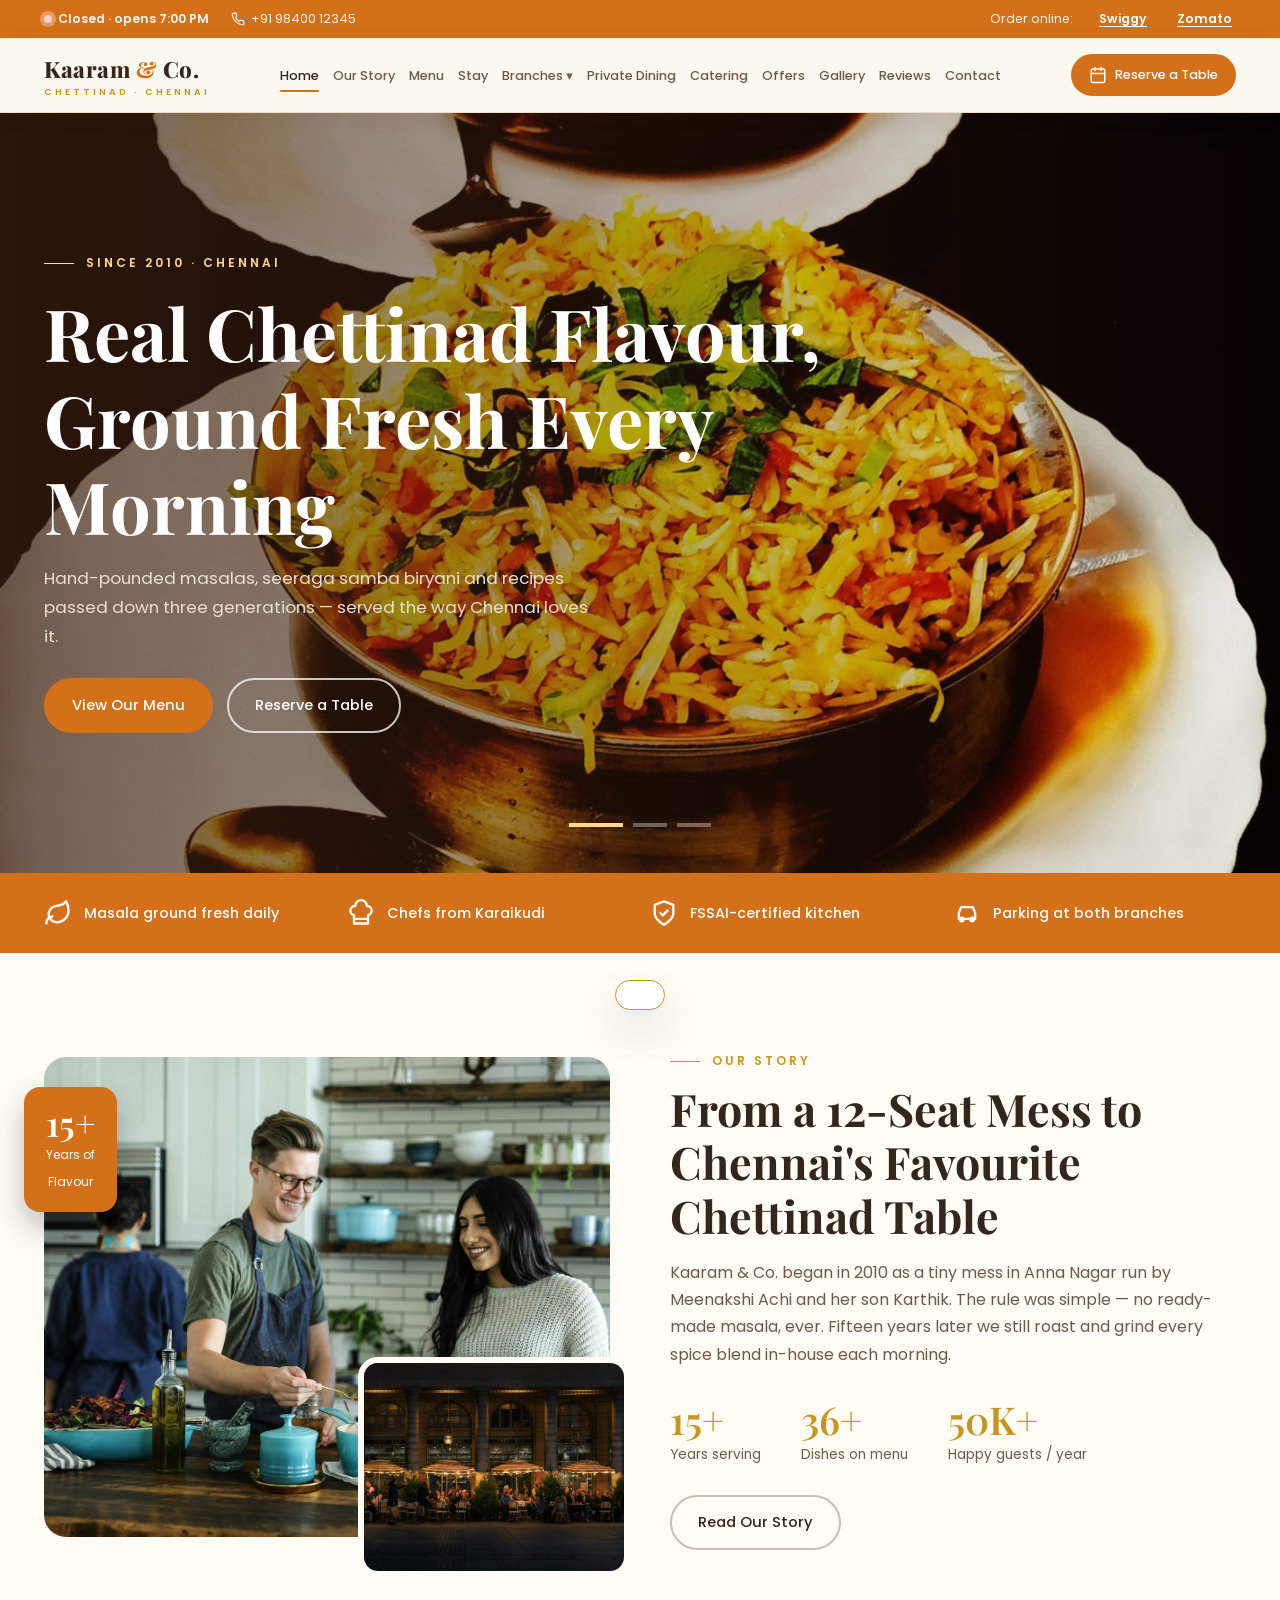
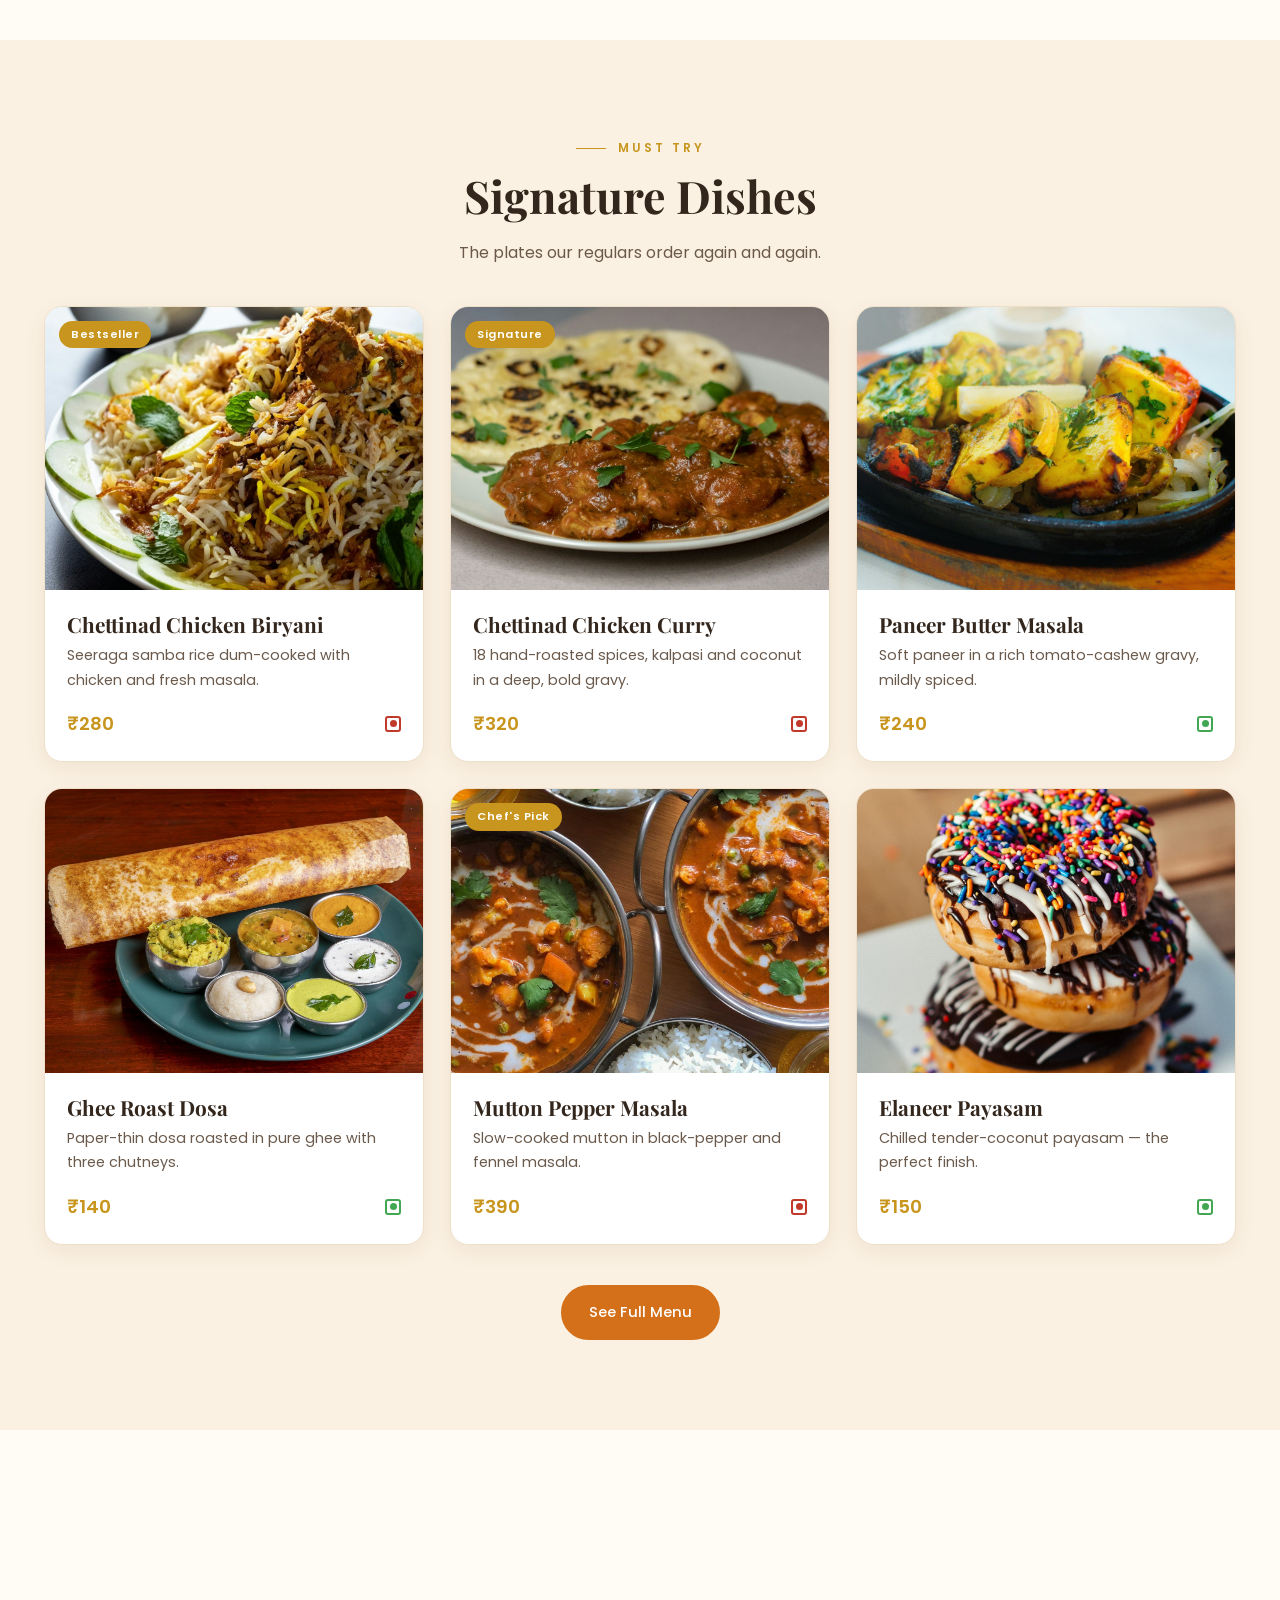
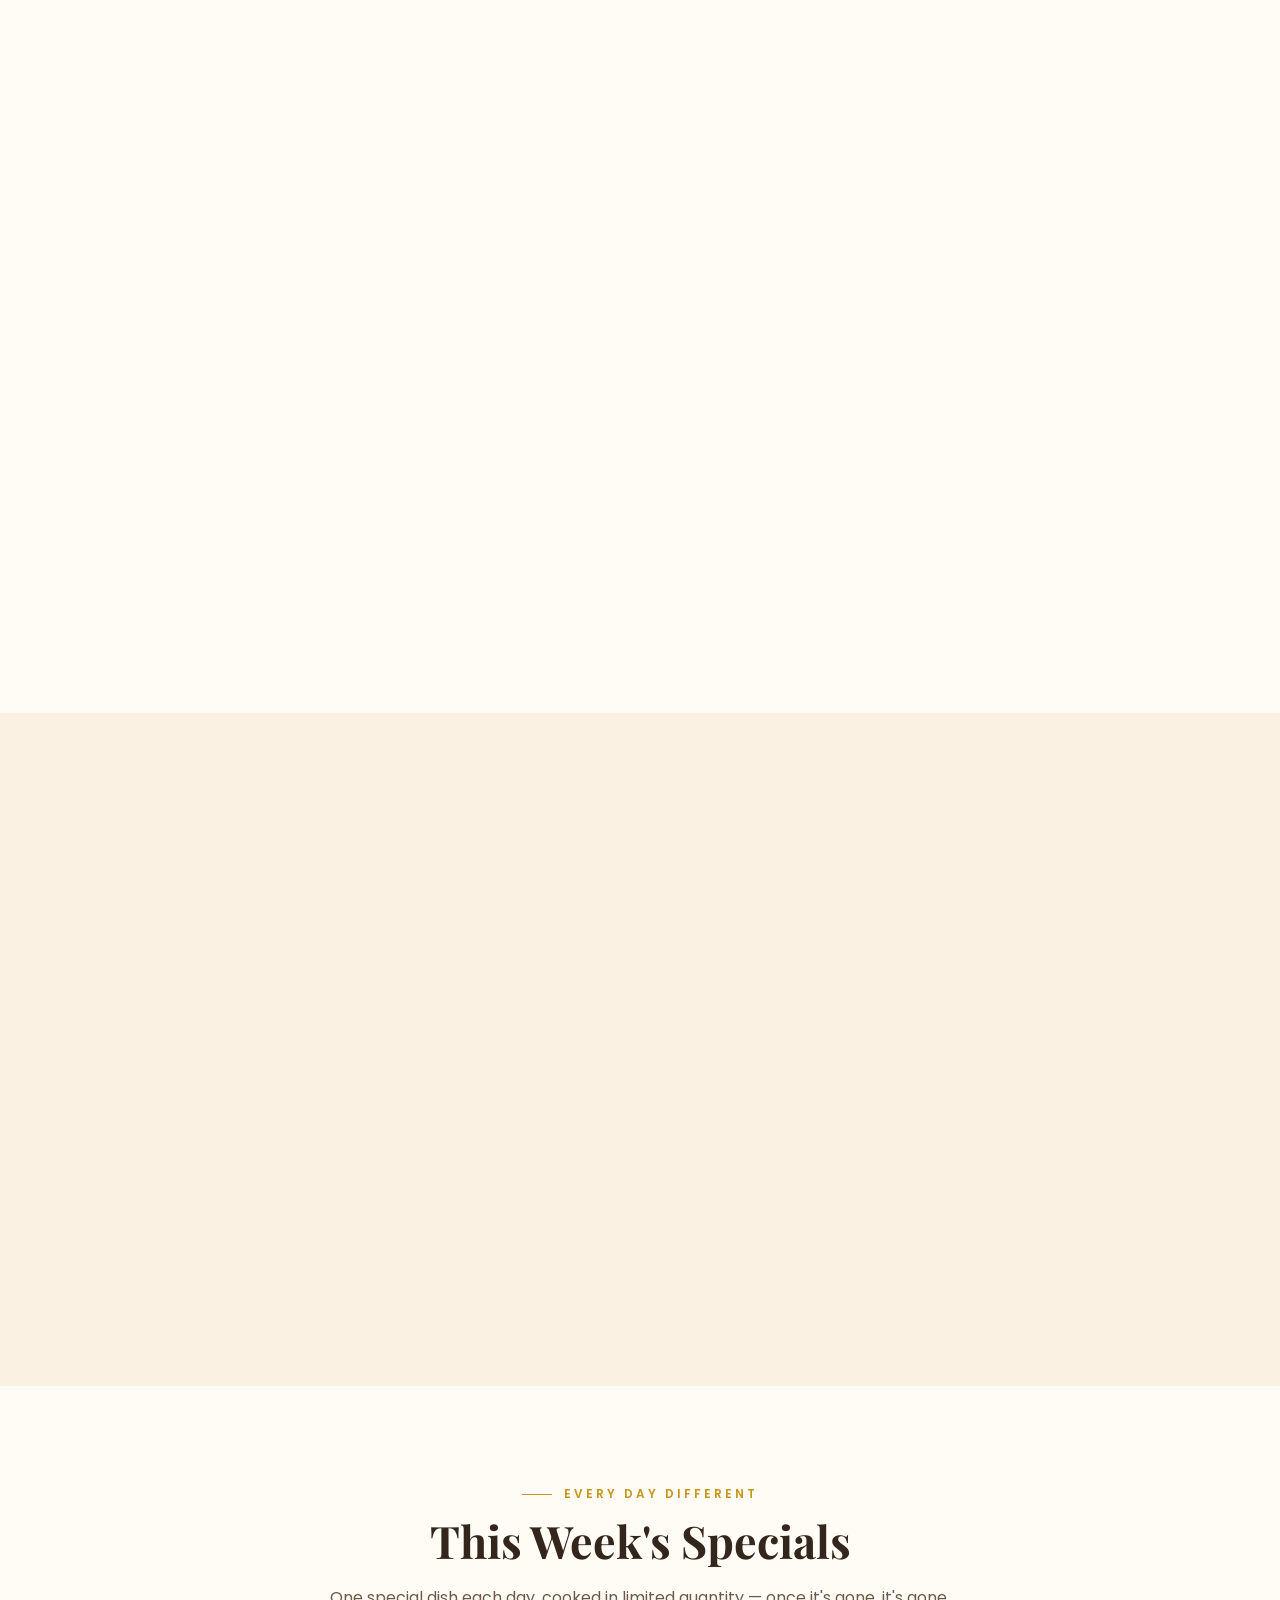
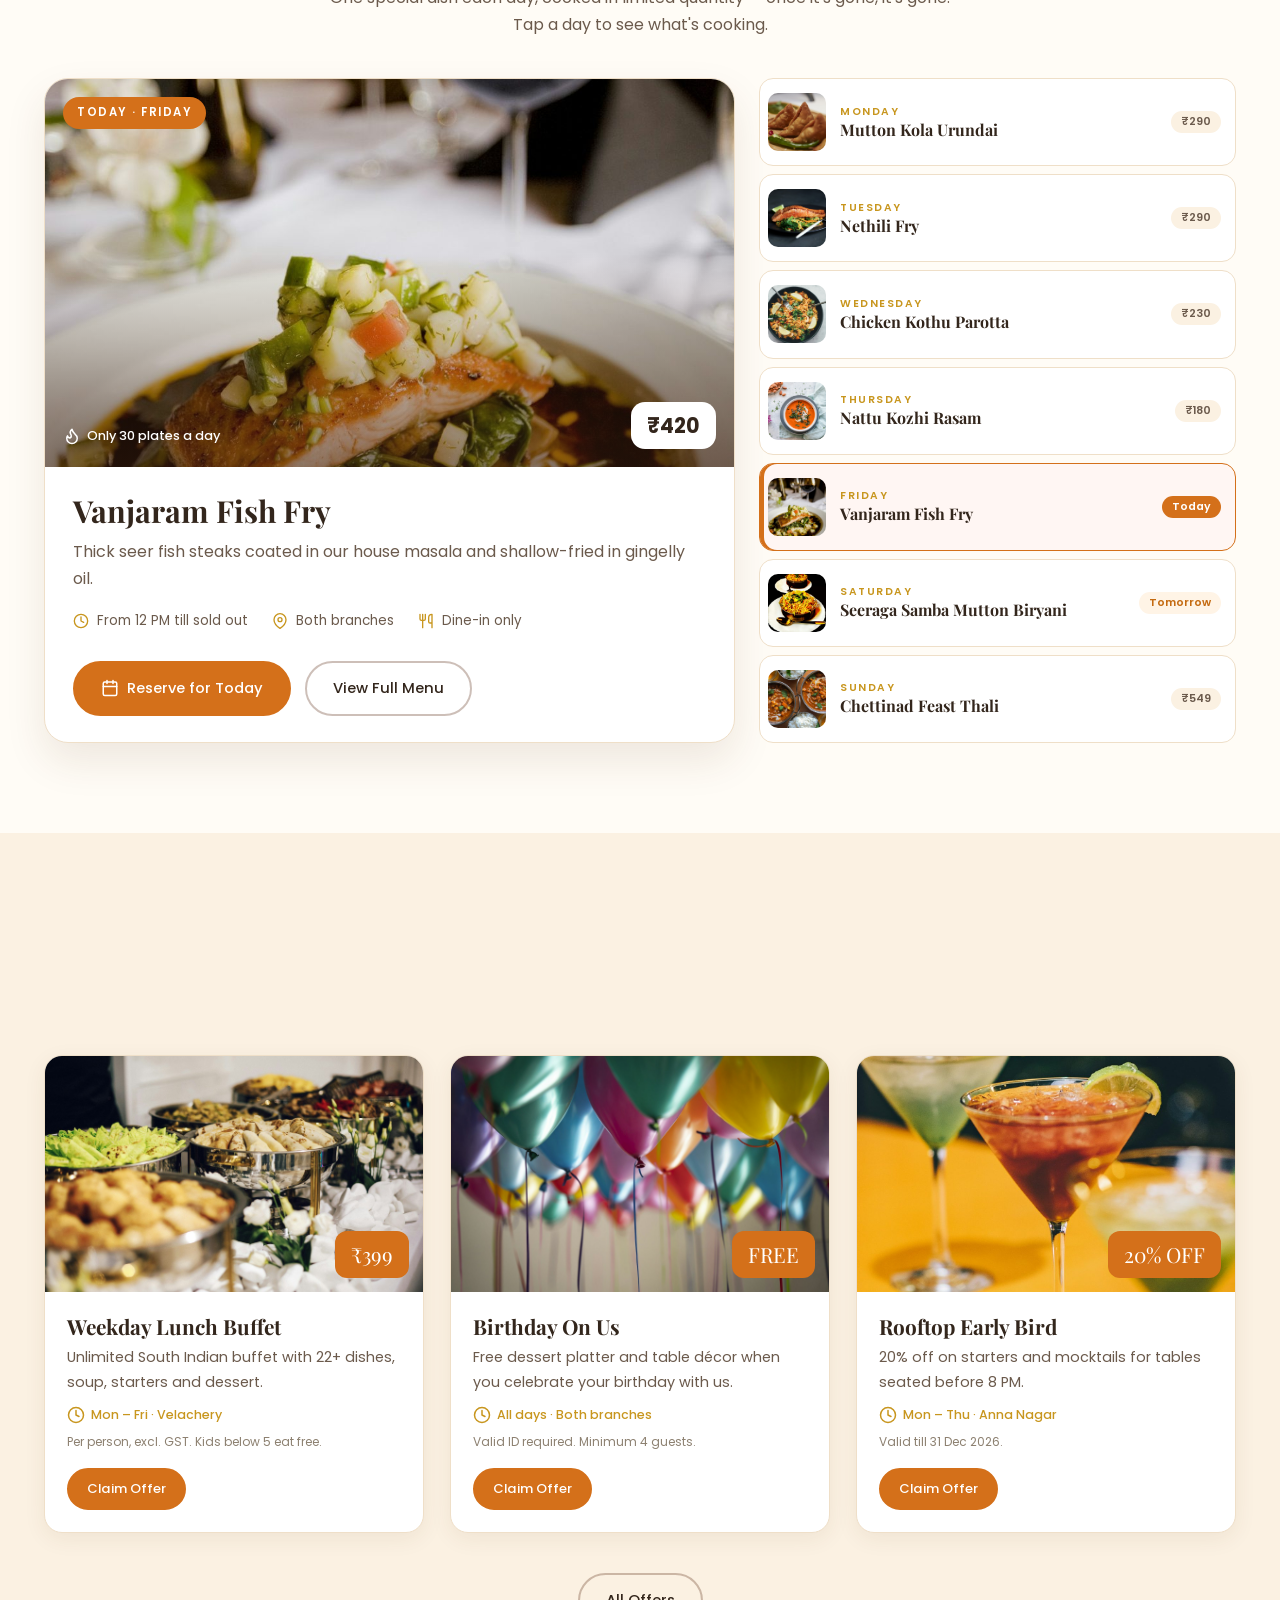
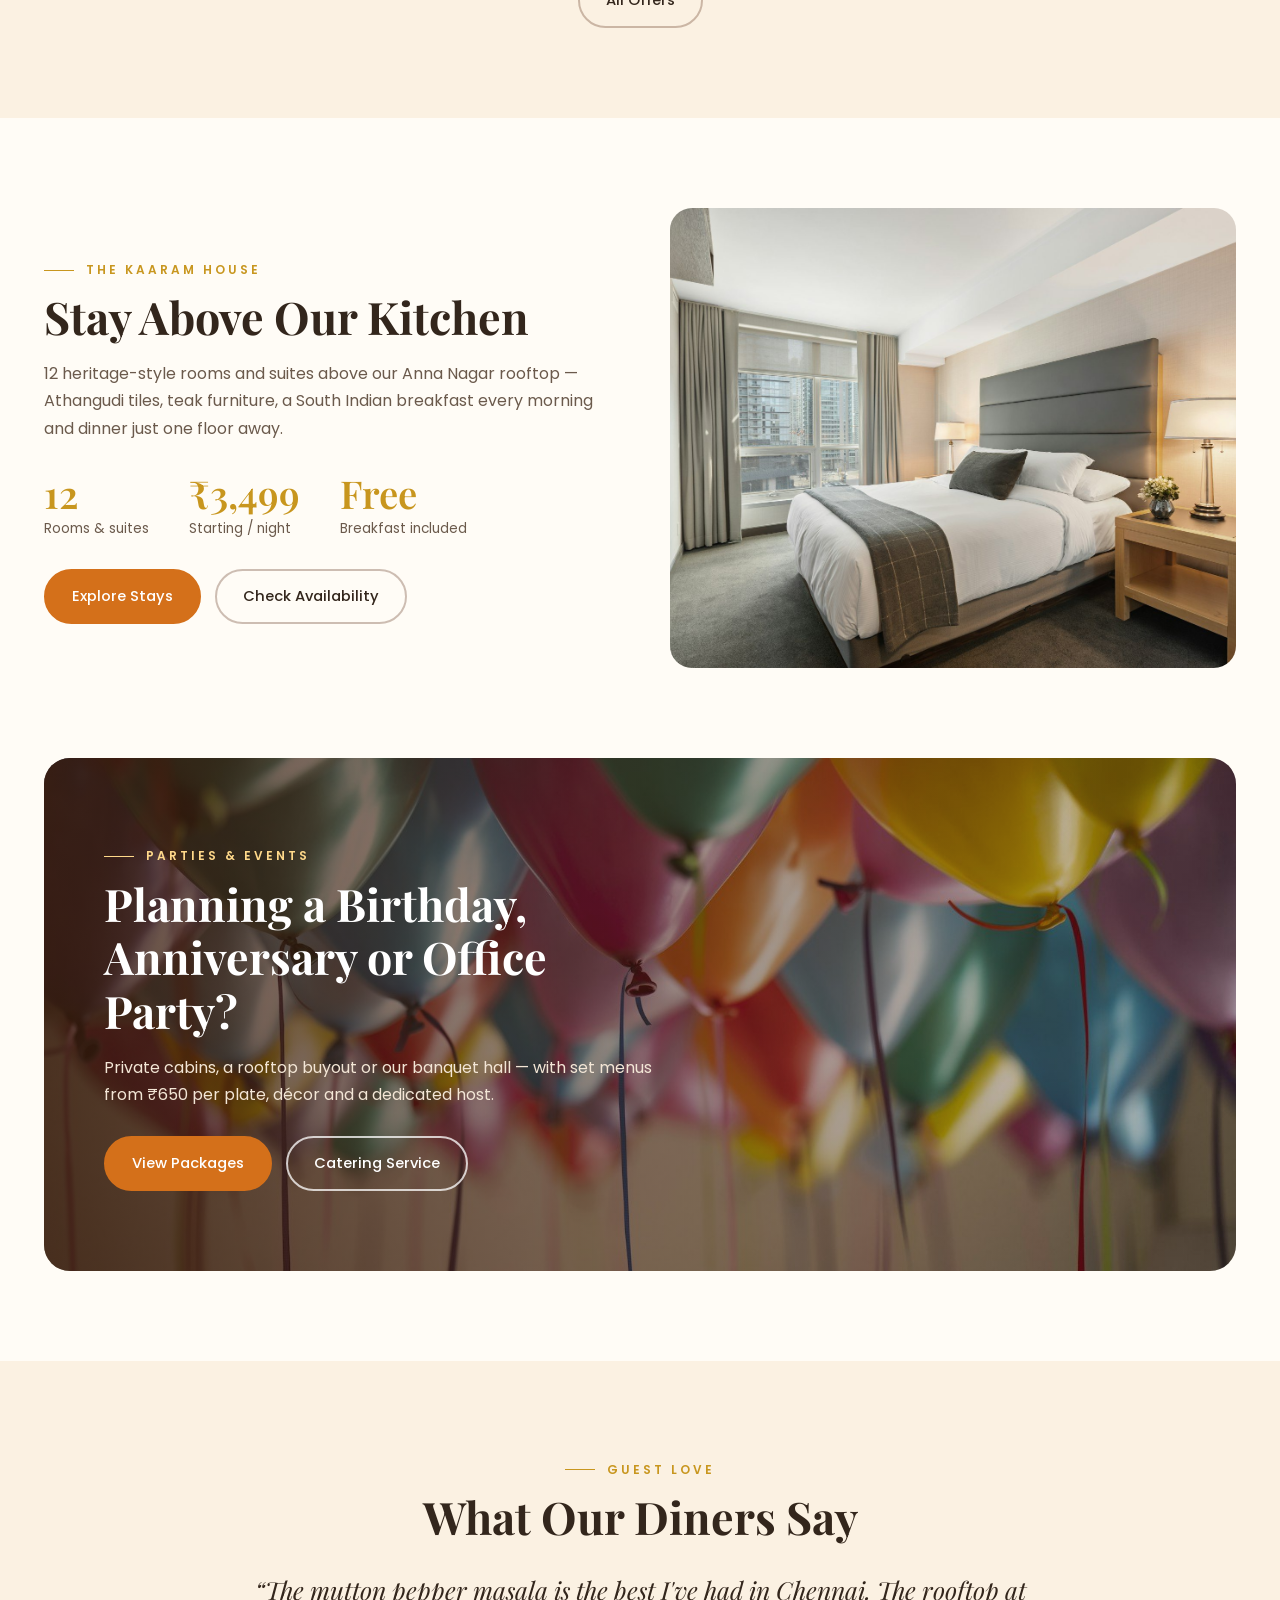
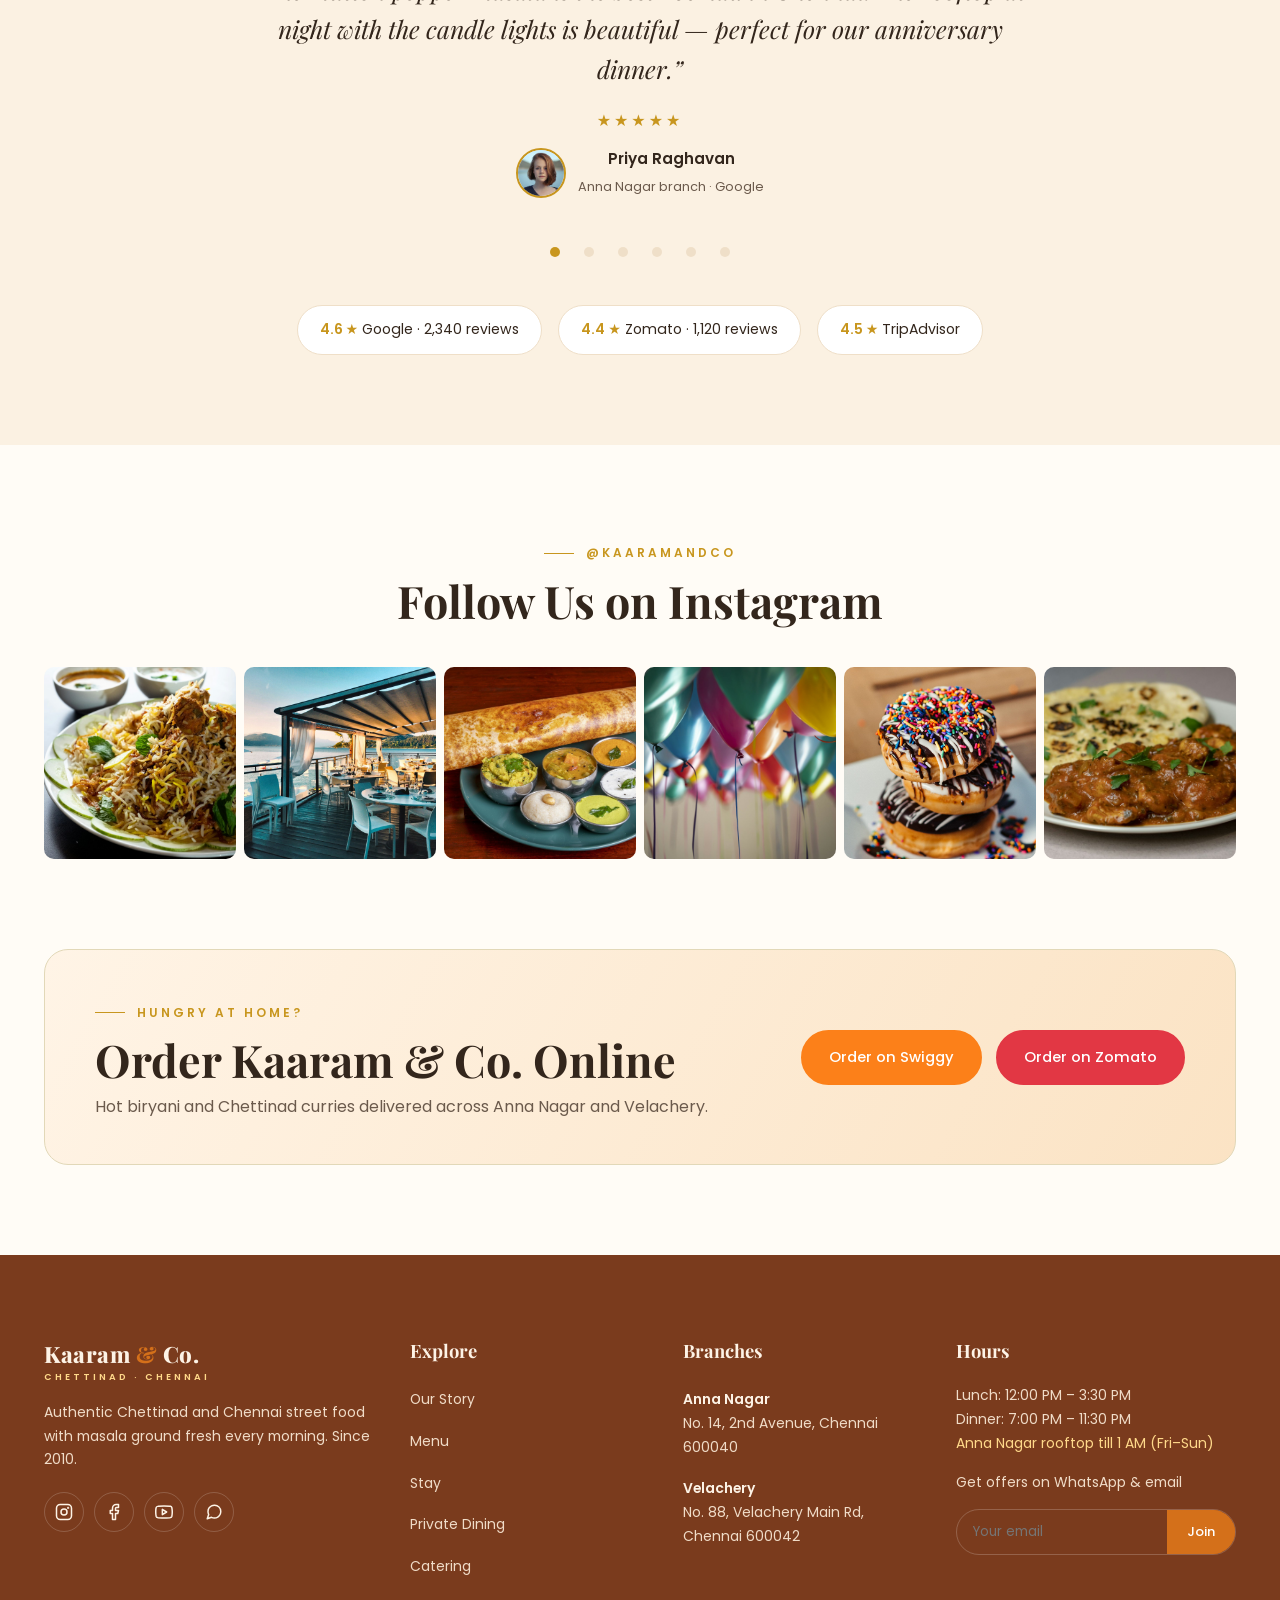
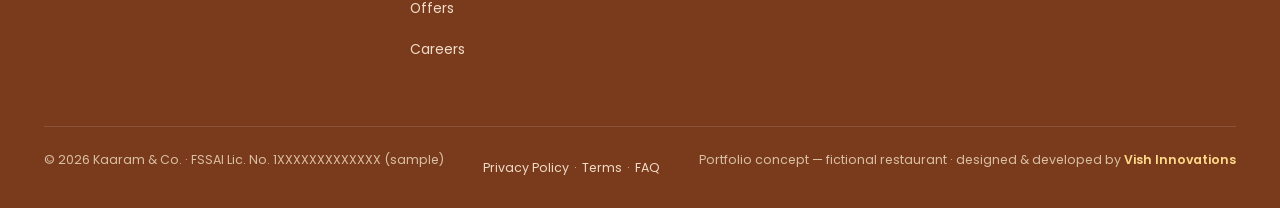
<file: index.html>
<!DOCTYPE html>
<html lang="en">
<head>
<meta charset="UTF-8">
<meta name="viewport" content="width=device-width, initial-scale=1.0">
<title>Chettinad &amp; Chennai Street Food Restaurant | Kaaram &amp; Co.</title>
<meta name="description" content="Kaaram &amp; Co. – authentic Chettinad and Chennai street food with a rooftop in Anna Nagar and family dining in Velachery. Reserve a table, stay with us, plan events and order catering.">
<meta name="theme-color" content="#d4701a">
<link rel="icon" href="assets/favicon.svg">
<link rel="preconnect" href="https://fonts.googleapis.com">
<link href="https://fonts.googleapis.com/css2?family=Playfair+Display:wght@600;700;800&family=Poppins:wght@300;400;500;600;700&display=swap" rel="stylesheet">
<link rel="stylesheet" href="css/main.css">
<script type="application/ld+json">
{"@context":"https://schema.org","@type":"Restaurant","name":"Kaaram & Co.","servesCuisine":["Chettinad","South Indian"],"priceRange":"₹₹","telephone":"+91-98400-12345","address":{"@type":"PostalAddress","streetAddress":"No. 14, 2nd Avenue, Anna Nagar","addressLocality":"Chennai","postalCode":"600040","addressCountry":"IN"},"openingHours":["Mo-Su 12:00-15:30","Mo-Su 19:00-23:30"],"acceptsReservations":"True"}
</script>
</head>
<body data-page="home">
<main id="app">
<section class="page show" id="home">
<div class="hero">
  <div class="slide on"><img data-img="food/biryani-brass-bowls" alt="Chettinad chicken biryani">
    <div class="container hero-txt"><span class="eyebrow">Since 2010 · Chennai</span><h1>Real Chettinad Flavour, Ground Fresh Every Morning</h1><p>Hand-pounded masalas, seeraga samba biryani and recipes passed down three generations — served the way Chennai loves it.</p><div class="btns"><a href="menu.html" class="btn">View Our Menu</a><button class="btn btn-o" data-reserve>Reserve a Table</button></div></div></div>
  <div class="slide"><img data-img="venues/rooftop-terrace" alt="Rooftop restaurant at night">
    <div class="container hero-txt"><span class="eyebrow">Anna Nagar Rooftop</span><h1>Dine Under the Chennai Sky</h1><p>Candle-lit tables, a cool evening breeze and our kitchen open till 1 AM on weekends.</p><div class="btns"><a href="annanagar.html" class="btn">Explore Anna Nagar</a><button class="btn btn-o" data-reserve data-branch="Anna Nagar — Rooftop">Book Rooftop Table</button></div></div></div>
  <div class="slide"><img data-img="events/wine-toast" alt="Decorated banquet hall">
    <div class="container hero-txt"><span class="eyebrow">Parties &amp; Celebrations</span><h1>Your Celebration, Our Kitchen</h1><p>Birthdays, anniversaries and office parties for 10 to 120 guests — with custom menus, décor and a team that handles everything.</p><div class="btns"><a href="events.html" class="btn">Plan an Event</a><a href="catering.html" class="btn btn-o">Outdoor Catering</a></div></div></div>
  <div class="hero-dots" id="heroDots"></div>
</div>
<div class="promise"><div class="container">
  <div><i data-ic="leaf"></i>Masala ground fresh daily</div><div><i data-ic="chef"></i>Chefs from Karaikudi</div><div><i data-ic="shield"></i>FSSAI-certified kitchen</div><div><i data-ic="car"></i>Parking at both branches</div>
</div></div>

<section class="section"><div class="container g2">
  <div class="about-img reveal"><img data-img="kitchen/chefs-cooking-together" alt="Chefs cooking"><img class="small" data-img="venues/night-terrace-dining" alt="Chef plating"><div class="exp"><b>15+</b><span>Years of<br>Flavour</span></div></div>
  <div class="reveal"><span class="eyebrow">Our Story</span><h2 class="title">From a 12-Seat Mess to Chennai's Favourite Chettinad Table</h2>
    <p class="lead">Kaaram &amp; Co. began in 2010 as a tiny mess in Anna Nagar run by Meenakshi Achi and her son Karthik. The rule was simple — no ready-made masala, ever. Fifteen years later we still roast and grind every spice blend in-house each morning.</p>
    <div class="stats"><div class="stat"><b data-count="15">0</b><span>Years serving</span></div><div class="stat"><b data-count="36">0</b><span>Dishes on menu</span></div><div class="stat"><b data-count="50" data-suf="K+">0</b><span>Happy guests / year</span></div></div>
    <div class="btns"><a href="story.html" class="btn btn-o">Read Our Story</a></div></div>
</div></section>

<section class="section alt"><div class="container">
  <div class="center reveal"><span class="eyebrow">Must Try</span><h2 class="title">Signature Dishes</h2><p class="lead">The plates our regulars order again and again.</p></div>
  <div class="g3 mt" id="signature"></div>
  <div class="center mt"><a href="menu.html" class="btn">See Full Menu</a></div>
</div></section>

<section class="section"><div class="container">
  <div class="center reveal"><span class="eyebrow">Two Branches</span><h2 class="title">Find Us Across Chennai</h2></div>
  <div class="g2 mt" id="branchCards" style="align-items:stretch"></div>
</div></section>

<section class="section alt"><div class="container">
  <div class="center reveal"><span class="eyebrow">Ways to Dine</span><h2 class="title">Choose Your Experience</h2></div>
  <div class="g4 mt">
    <div class="card reveal"><div class="ph"><img data-img="venues/rooftop-terrace" alt="Rooftop"></div><div class="card-b"><h3>Rooftop</h3><p>Open-air tables with city views. Best after 7 PM. <b>Anna Nagar</b></p></div></div>
    <div class="card reveal"><div class="ph"><img data-img="venues/restaurant-dining-hall" alt="Family dining"></div><div class="card-b"><h3>Family Dining</h3><p>Spacious AC hall with a kids' corner. <b>Velachery</b></p></div></div>
    <div class="card reveal"><div class="ph"><img data-img="venues/fine-dining-table" alt="Private cabin"></div><div class="card-b"><h3>Private Cabins</h3><p>Cosy 6–8 seater cabins for dates and small groups. <b>Both branches</b></p></div></div>
    <div class="card reveal"><div class="ph"><img data-img="venues/banquet-hall" alt="Banquet hall"></div><div class="card-b"><h3>Banquet Hall</h3><p>Host up to 80 guests with custom menus and décor. <b>Velachery</b></p></div></div>
  </div>
</div></section>

<section class="section"><div class="container">
  <div class="center reveal"><span class="eyebrow">Every Day Different</span><h2 class="title">This Week's Specials</h2><p class="lead">One special dish each day, cooked in limited quantity — once it's gone, it's gone. Tap a day to see what's cooking.</p></div>
  <div class="wk mt reveal"><div class="wk-feature" id="wkFeature"></div><div class="wk-days" id="wkDays"></div></div>
</div></section>

<section class="section alt"><div class="container">
  <div class="center reveal"><span class="eyebrow">Current Offers</span><h2 class="title">Deals Worth Coming For</h2></div>
  <div class="g3 mt" id="offersHome"></div>
  <div class="center mt"><a href="offers.html" class="btn btn-o">All Offers</a></div>
</div></section>

<section class="section"><div class="container g2">
  <div class="reveal"><span class="eyebrow">The Kaaram House</span><h2 class="title">Stay Above Our Kitchen</h2>
    <p class="lead">12 heritage-style rooms and suites above our Anna Nagar rooftop — Athangudi tiles, teak furniture, a South Indian breakfast every morning and dinner just one floor away.</p>
    <div class="stats"><div class="stat"><b>12</b><span>Rooms &amp; suites</span></div><div class="stat"><b>₹3,499</b><span>Starting / night</span></div><div class="stat"><b>Free</b><span>Breakfast included</span></div></div>
    <div class="btns"><a href="stay.html" class="btn">Explore Stays</a><a href="stay.html" class="btn btn-o">Check Availability</a></div></div>
  <div class="reveal"><img data-img="stay/room-city-view" alt="Heritage room" style="border-radius:22px;height:460px;width:100%;object-fit:cover"></div>
</div></section>

<section class="section" style="padding-top:0"><div class="container">
  <div class="cta reveal"><img data-img="events/birthday-balloons" alt="Birthday celebration">
    <div><span class="eyebrow">Parties &amp; Events</span><h2 class="title">Planning a Birthday, Anniversary or Office Party?</h2><p class="lead">Private cabins, a rooftop buyout or our banquet hall — with set menus from ₹650 per plate, décor and a dedicated host.</p><div class="btns"><a href="events.html" class="btn">View Packages</a><a href="catering.html" class="btn btn-o">Catering Service</a></div></div>
  </div>
</div></section>

<section class="section alt"><div class="container">
  <div class="center reveal"><span class="eyebrow">Guest Love</span><h2 class="title">What Our Diners Say</h2></div>
  <div class="rv-wrap mt"><div class="rv-track" id="rvTrack"></div></div>
  <div class="rv-dots" id="rvDots"></div>
  <div class="rating-strip"><div><b>4.6 ★</b> Google · 2,340 reviews</div><div><b>4.4 ★</b> Zomato · 1,120 reviews</div><div><b>4.5 ★</b> TripAdvisor</div></div>
</div></section>

<section class="section"><div class="container">
  <div class="center reveal"><span class="eyebrow">@kaaramandco</span><h2 class="title">Follow Us on Instagram</h2></div>
  <div class="insta mt" id="insta"></div>
</div></section>

<section class="section" style="padding-top:0"><div class="container">
  <div class="order reveal"><div><span class="eyebrow">Hungry at Home?</span><h2 class="title" style="margin-bottom:6px">Order Kaaram &amp; Co. Online</h2><p class="lead">Hot biryani and Chettinad curries delivered across Anna Nagar and Velachery.</p></div>
    <div class="btns" style="margin:0"><a class="btn btn-sw" href="https://www.swiggy.com" target="_blank" rel="noopener">Order on Swiggy</a><a class="btn btn-zo" href="https://www.zomato.com" target="_blank" rel="noopener">Order on Zomato</a></div></div>
</div></section>
</section>
</main>
<script src="js/boot.js"></script>
</body>
</html>
</file>
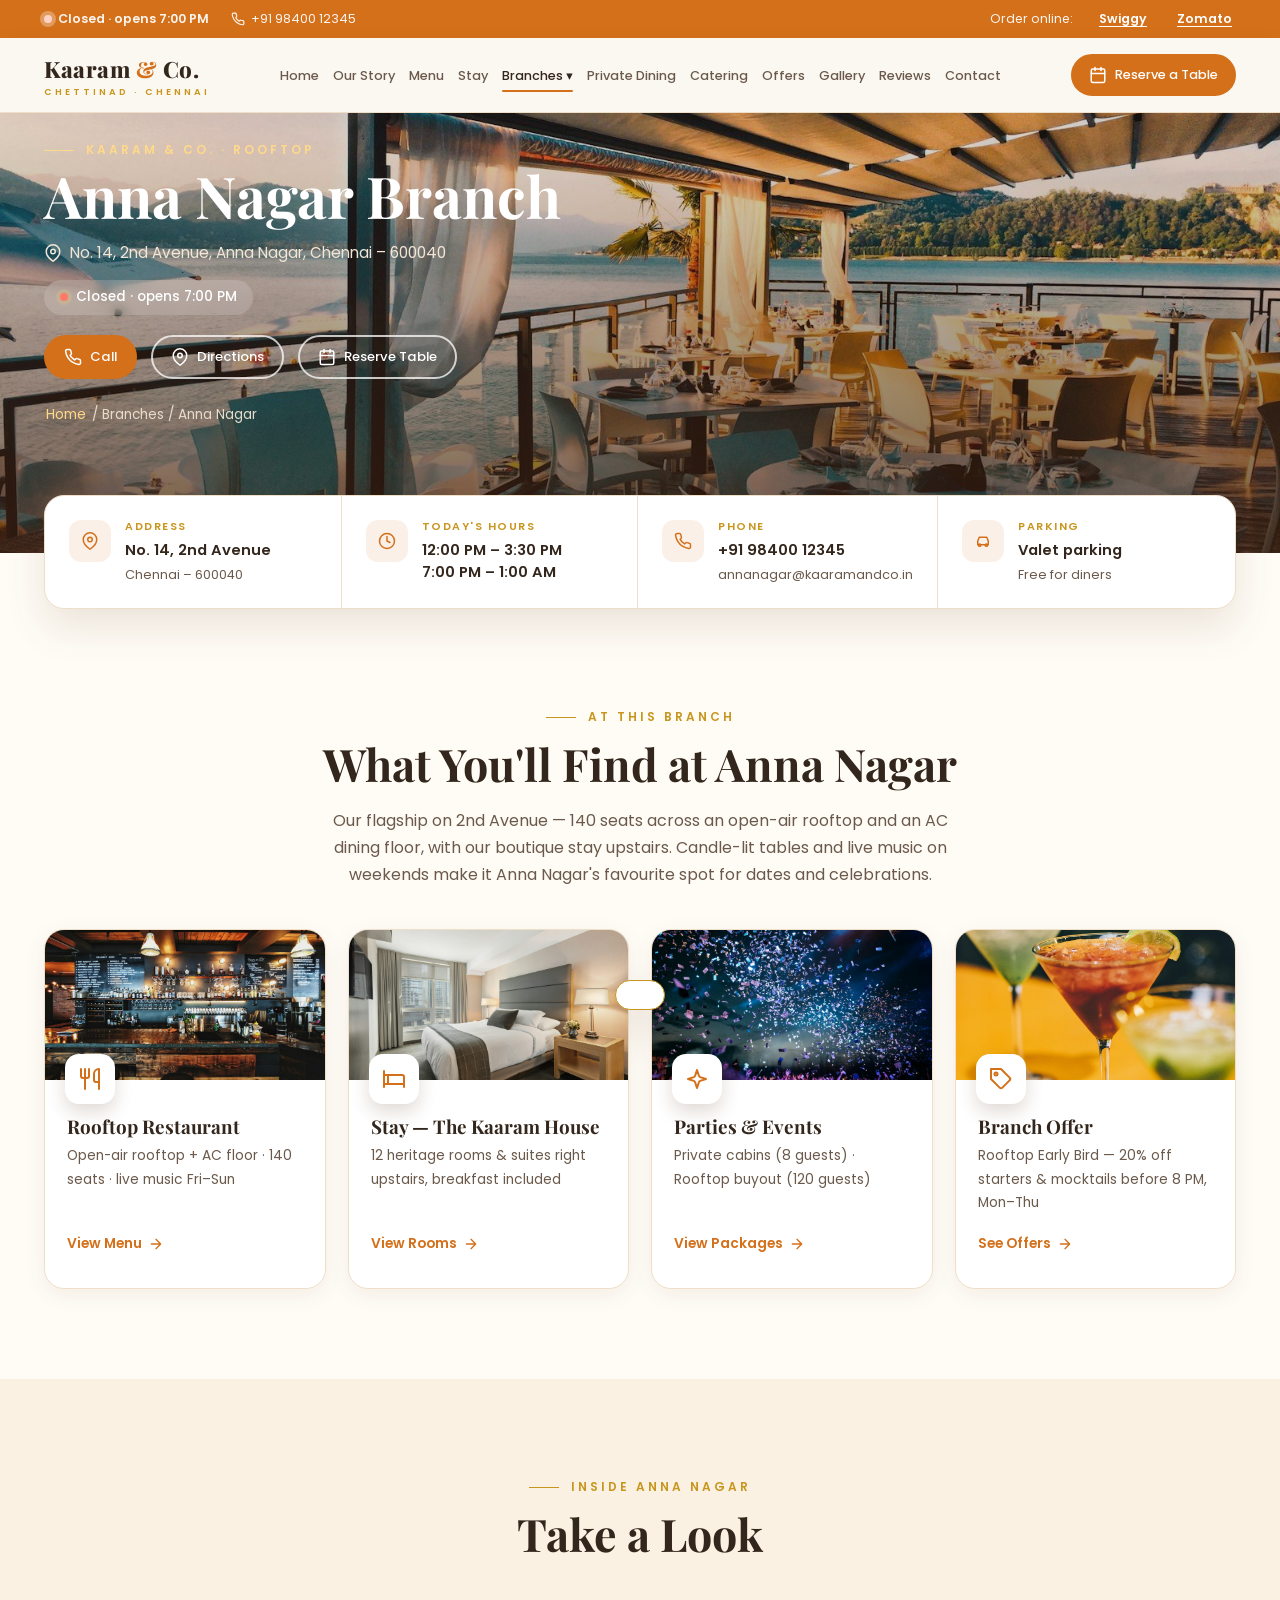
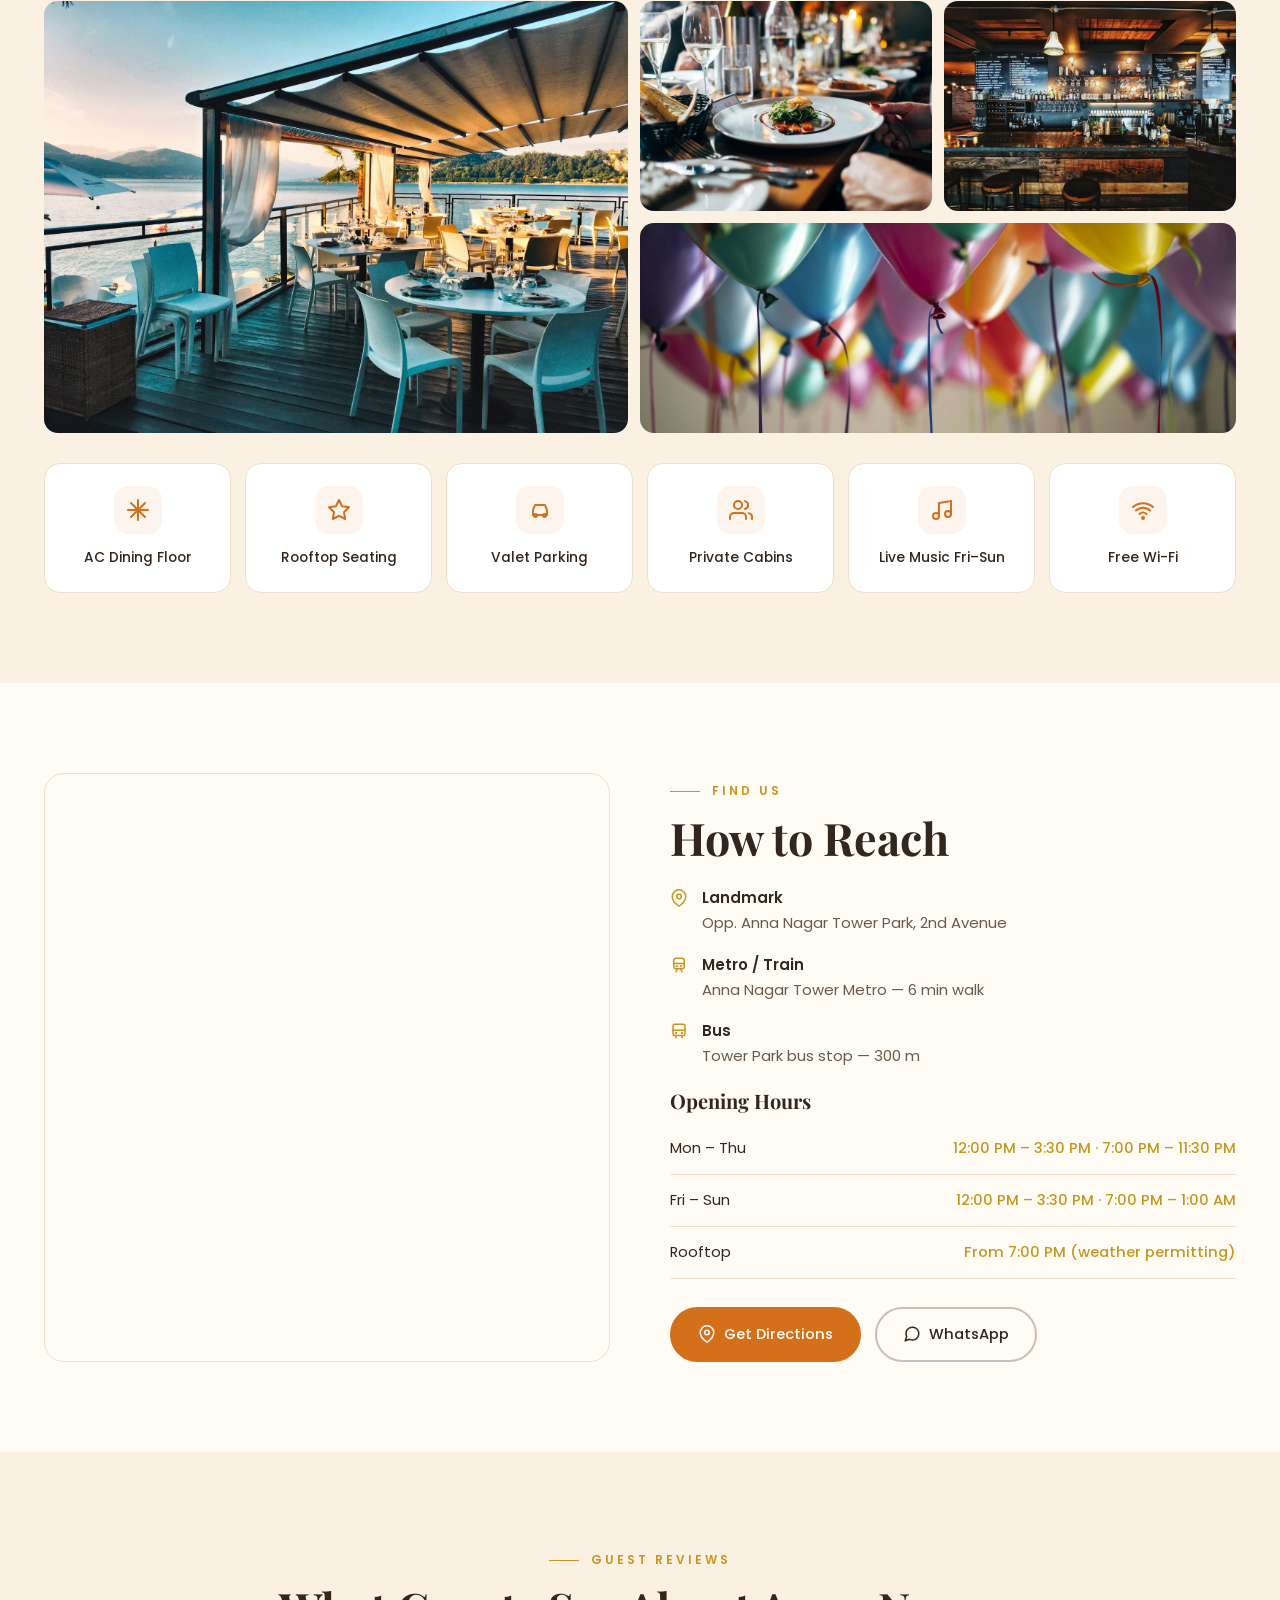
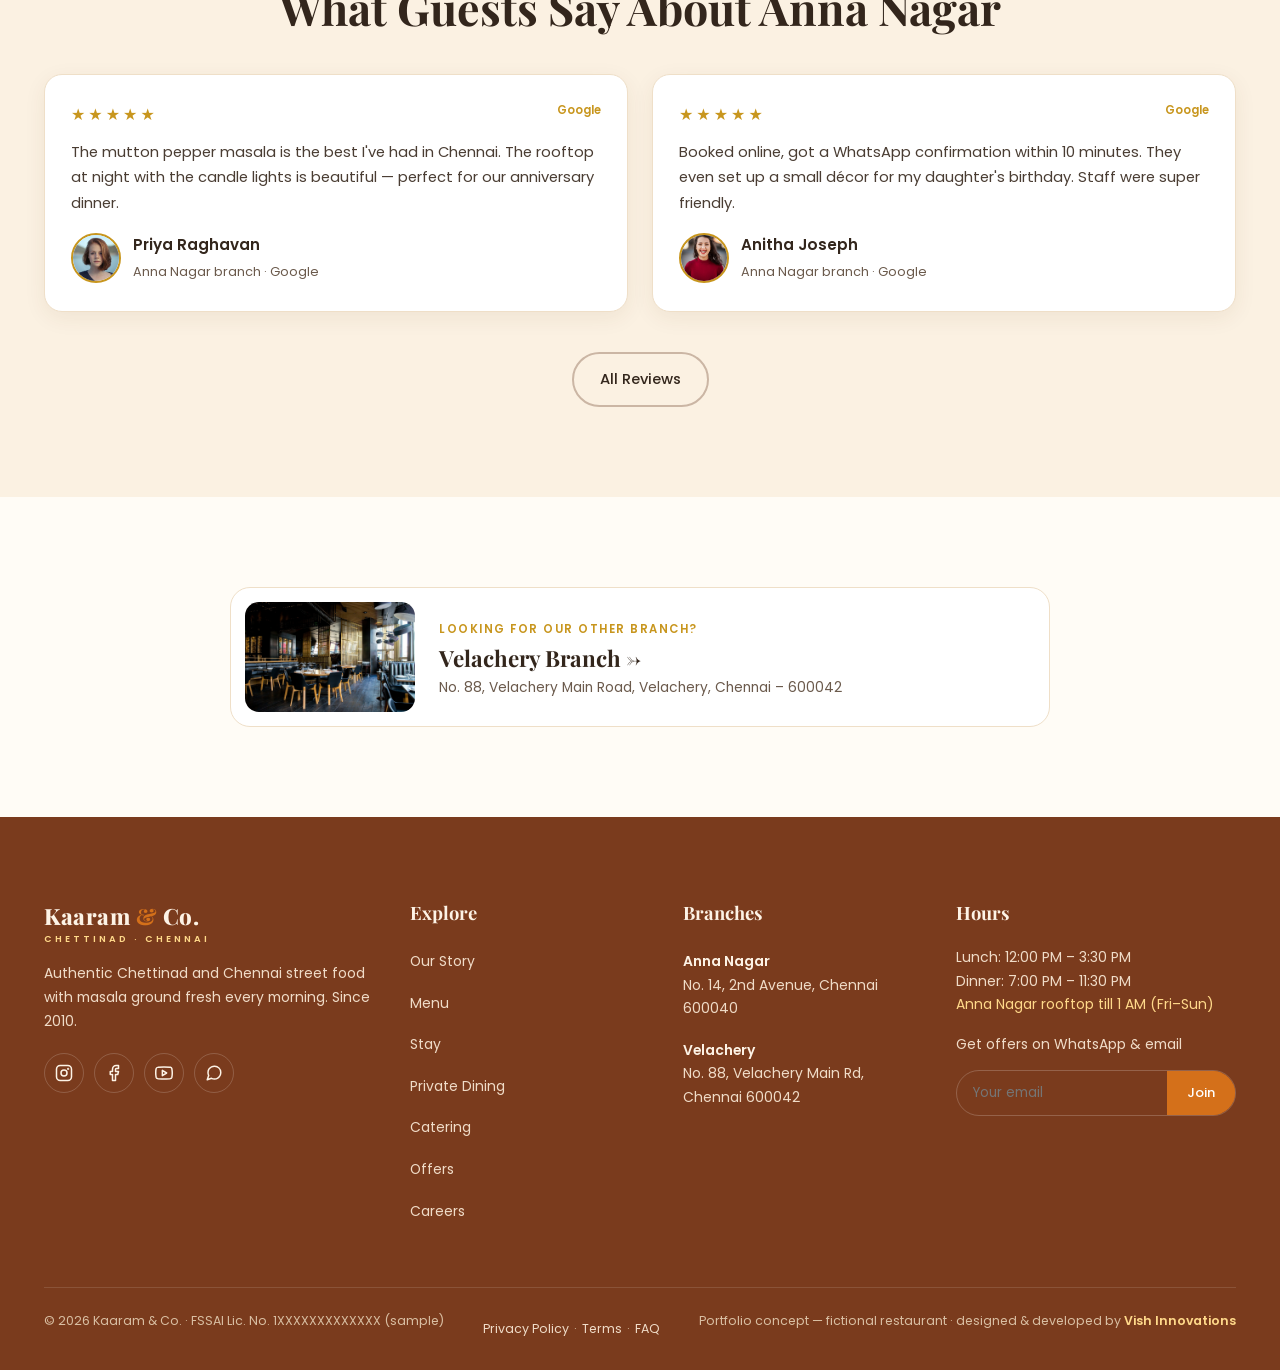
<file: annanagar.html>
<!DOCTYPE html>
<html lang="en">
<head>
<meta charset="UTF-8">
<meta name="viewport" content="width=device-width, initial-scale=1.0">
<title>Anna Nagar Branch | Kaaram &amp; Co.</title>
<meta name="description" content="Kaaram &amp; Co. – authentic Chettinad and Chennai street food with a rooftop in Anna Nagar and family dining in Velachery. Reserve a table, stay with us, plan events and order catering.">
<meta name="theme-color" content="#d4701a">
<link rel="icon" href="assets/favicon.svg">
<link rel="preconnect" href="https://fonts.googleapis.com">
<link href="https://fonts.googleapis.com/css2?family=Playfair+Display:wght@600;700;800&family=Poppins:wght@300;400;500;600;700&display=swap" rel="stylesheet">
<link rel="stylesheet" href="css/main.css">
</head>
<body data-page="branch" data-branch="annanagar">
<main id="app">
<section class="page show" id="annanagar">

</section>
</main>
<script src="js/boot.js"></script>
</body>
</html>
</file>
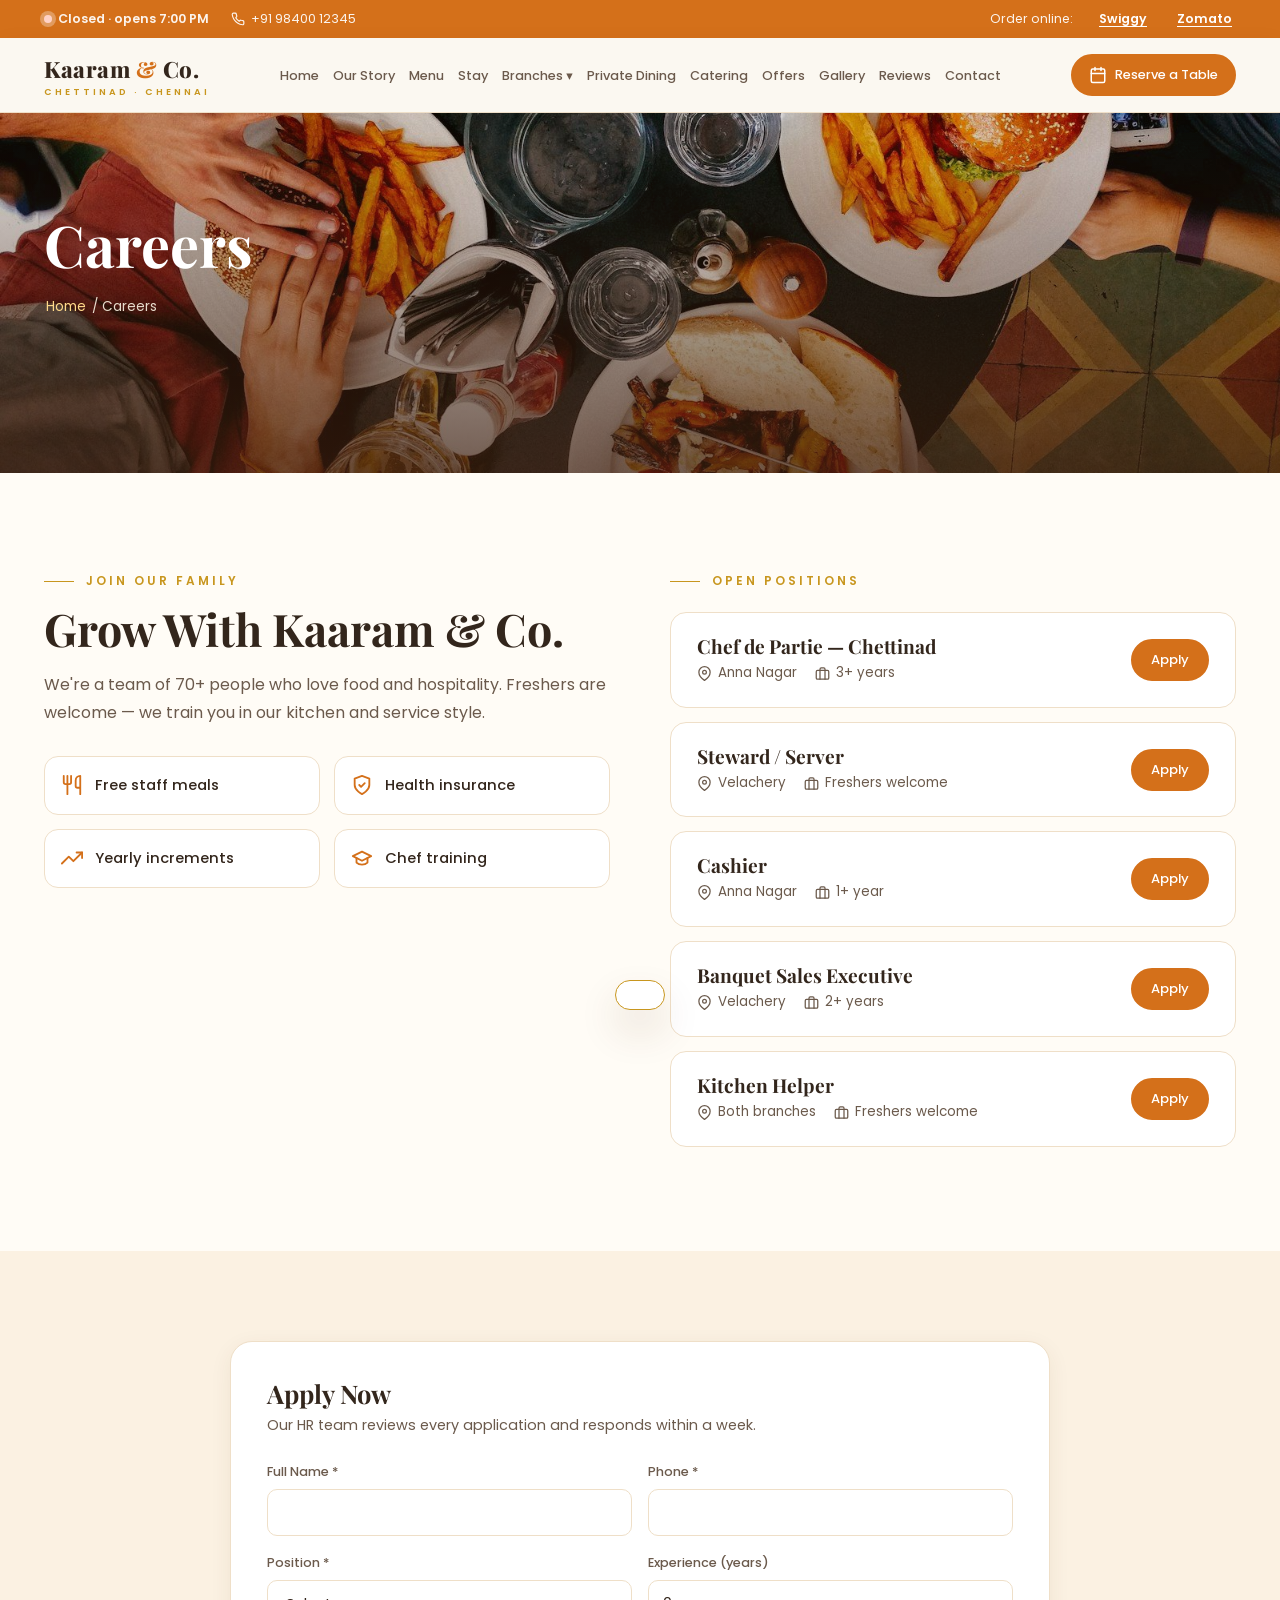
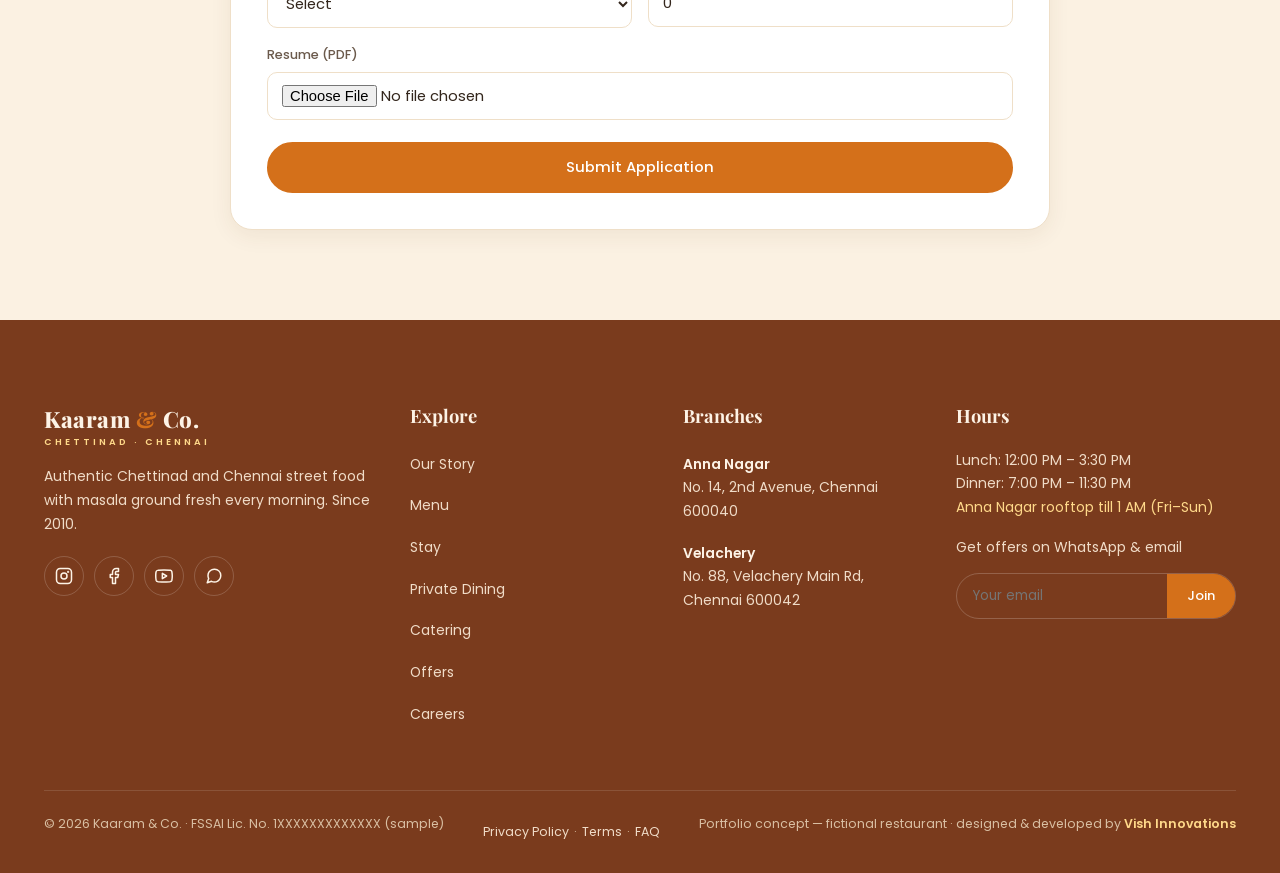
<file: careers.html>
<!DOCTYPE html>
<html lang="en">
<head>
<meta charset="UTF-8">
<meta name="viewport" content="width=device-width, initial-scale=1.0">
<title>Careers | Kaaram &amp; Co.</title>
<meta name="description" content="Kaaram &amp; Co. – authentic Chettinad and Chennai street food with a rooftop in Anna Nagar and family dining in Velachery. Reserve a table, stay with us, plan events and order catering.">
<meta name="theme-color" content="#d4701a">
<link rel="icon" href="assets/favicon.svg">
<link rel="preconnect" href="https://fonts.googleapis.com">
<link href="https://fonts.googleapis.com/css2?family=Playfair+Display:wght@600;700;800&family=Poppins:wght@300;400;500;600;700&display=swap" rel="stylesheet">
<link rel="stylesheet" href="css/main.css">
</head>
<body data-page="careers">
<main id="app">
<section class="page show" id="careers">
<div class="banner"><img data-img="venues/friends-sharing-meal" alt="Team in kitchen"><div class="container"><h1>Careers</h1><div class="crumb"><a href="index.html">Home</a> / Careers</div></div></div>
<section class="section"><div class="container g2" style="align-items:start">
  <div><span class="eyebrow">Join Our Family</span><h2 class="title">Grow With Kaaram &amp; Co.</h2><p class="lead">We're a team of 70+ people who love food and hospitality. Freshers are welcome — we train you in our kitchen and service style.</p>
    <div class="perks"><div class="perk"><i data-ic="utensils"></i>Free staff meals</div><div class="perk"><i data-ic="shield"></i>Health insurance</div><div class="perk"><i data-ic="trend"></i>Yearly increments</div><div class="perk"><i data-ic="cap"></i>Chef training</div></div></div>
  <div><span class="eyebrow">Open Positions</span><div id="jobs" style="margin-top:20px"></div></div>
</div></section>
<section class="section alt"><div class="container" style="max-width:820px">
  <form class="form js-form" data-kind="job" id="jobForm" novalidate>
    <h3>Apply Now</h3><p>Our HR team reviews every application and responds within a week.</p>
    <div class="fg">
      <div class="f"><label>Full Name *</label><input name="name" required><span class="e">Please enter your name</span></div>
      <div class="f"><label>Phone *</label><input name="phone" type="tel" required data-phone><span class="e">Enter a valid 10-digit number</span></div>
      <div class="f"><label>Position *</label><select name="role" id="roleSel" required><option value="">Select</option></select><span class="e">Select a position</span></div>
      <div class="f"><label>Experience (years)</label><input name="exp" type="number" min="0" value="0"></div>
      <div class="f full"><label>Resume (PDF)</label><input name="cv" type="file" accept=".pdf,.doc,.docx"></div>
    </div>
    <button class="btn" type="submit">Submit Application</button>
    <div class="ok"></div>
  </form>
</div></section>
</section>
</main>
<script src="js/boot.js"></script>
</body>
</html>
</file>
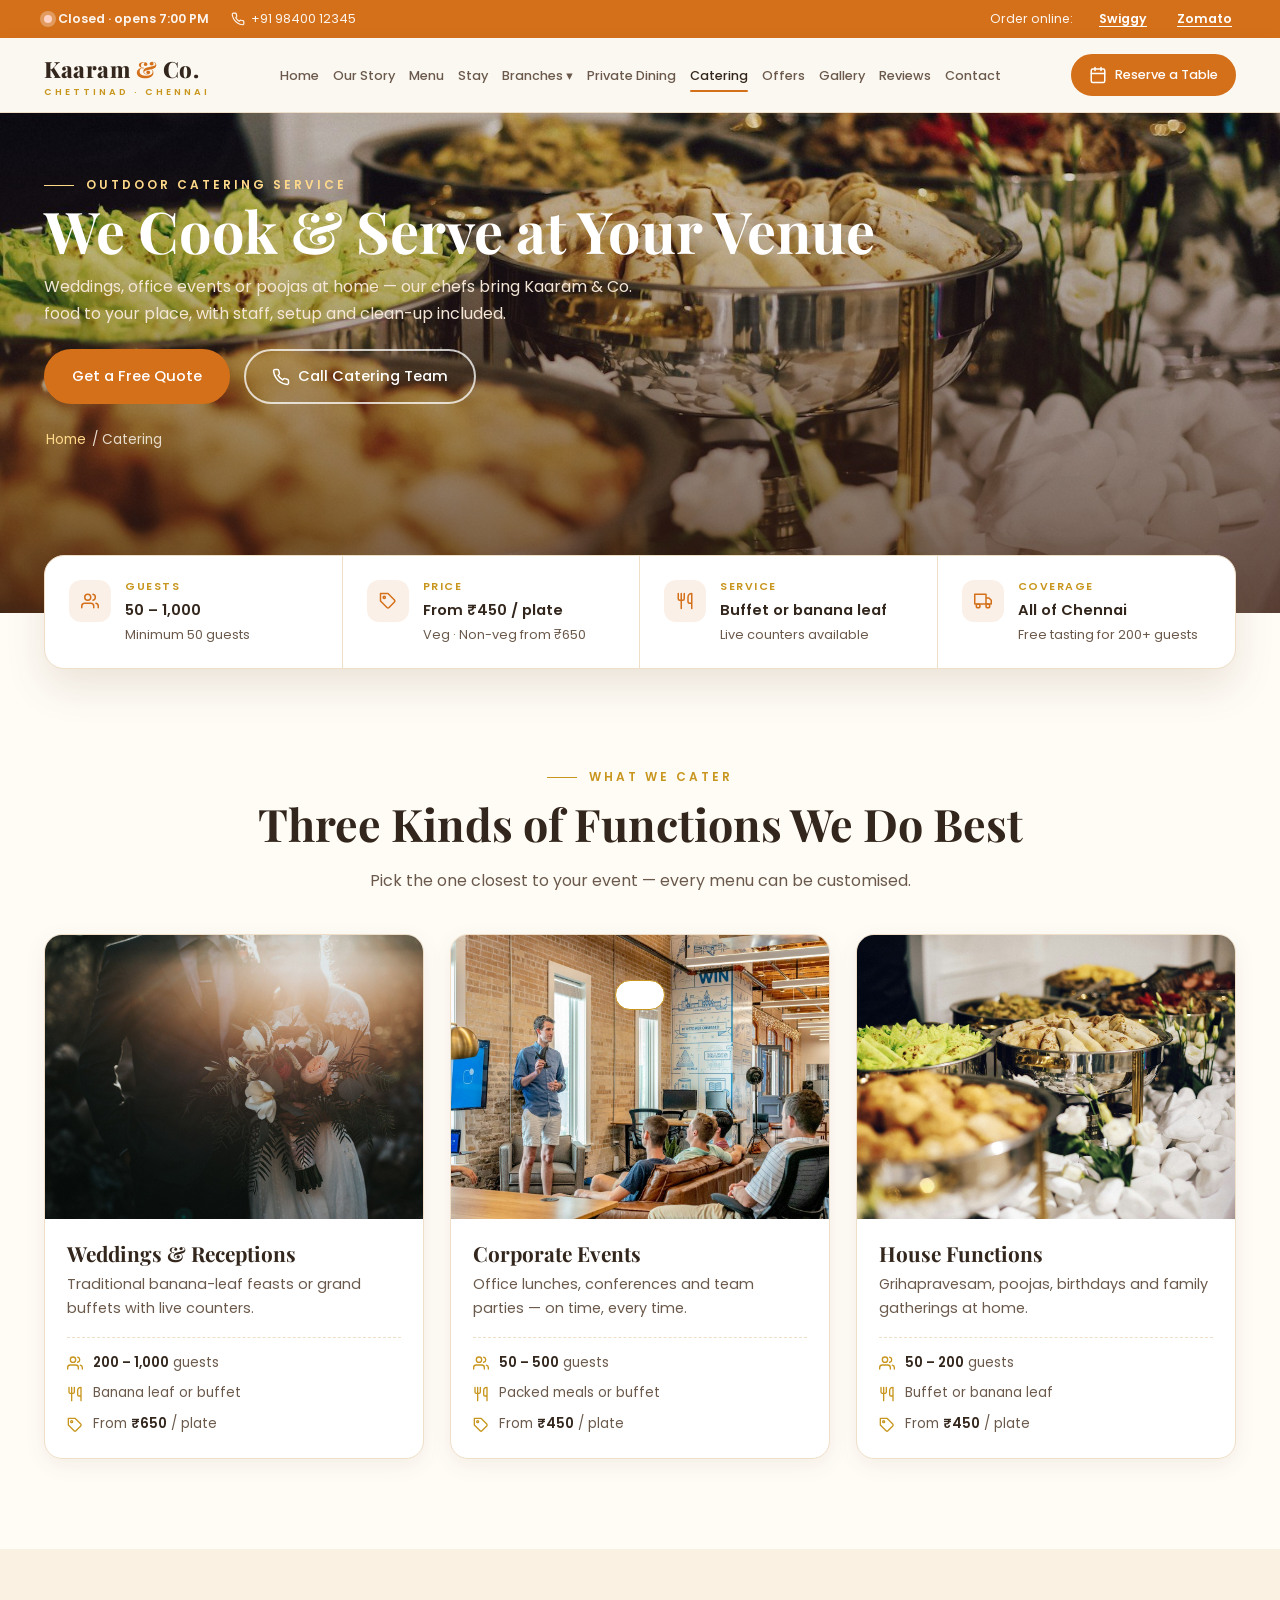
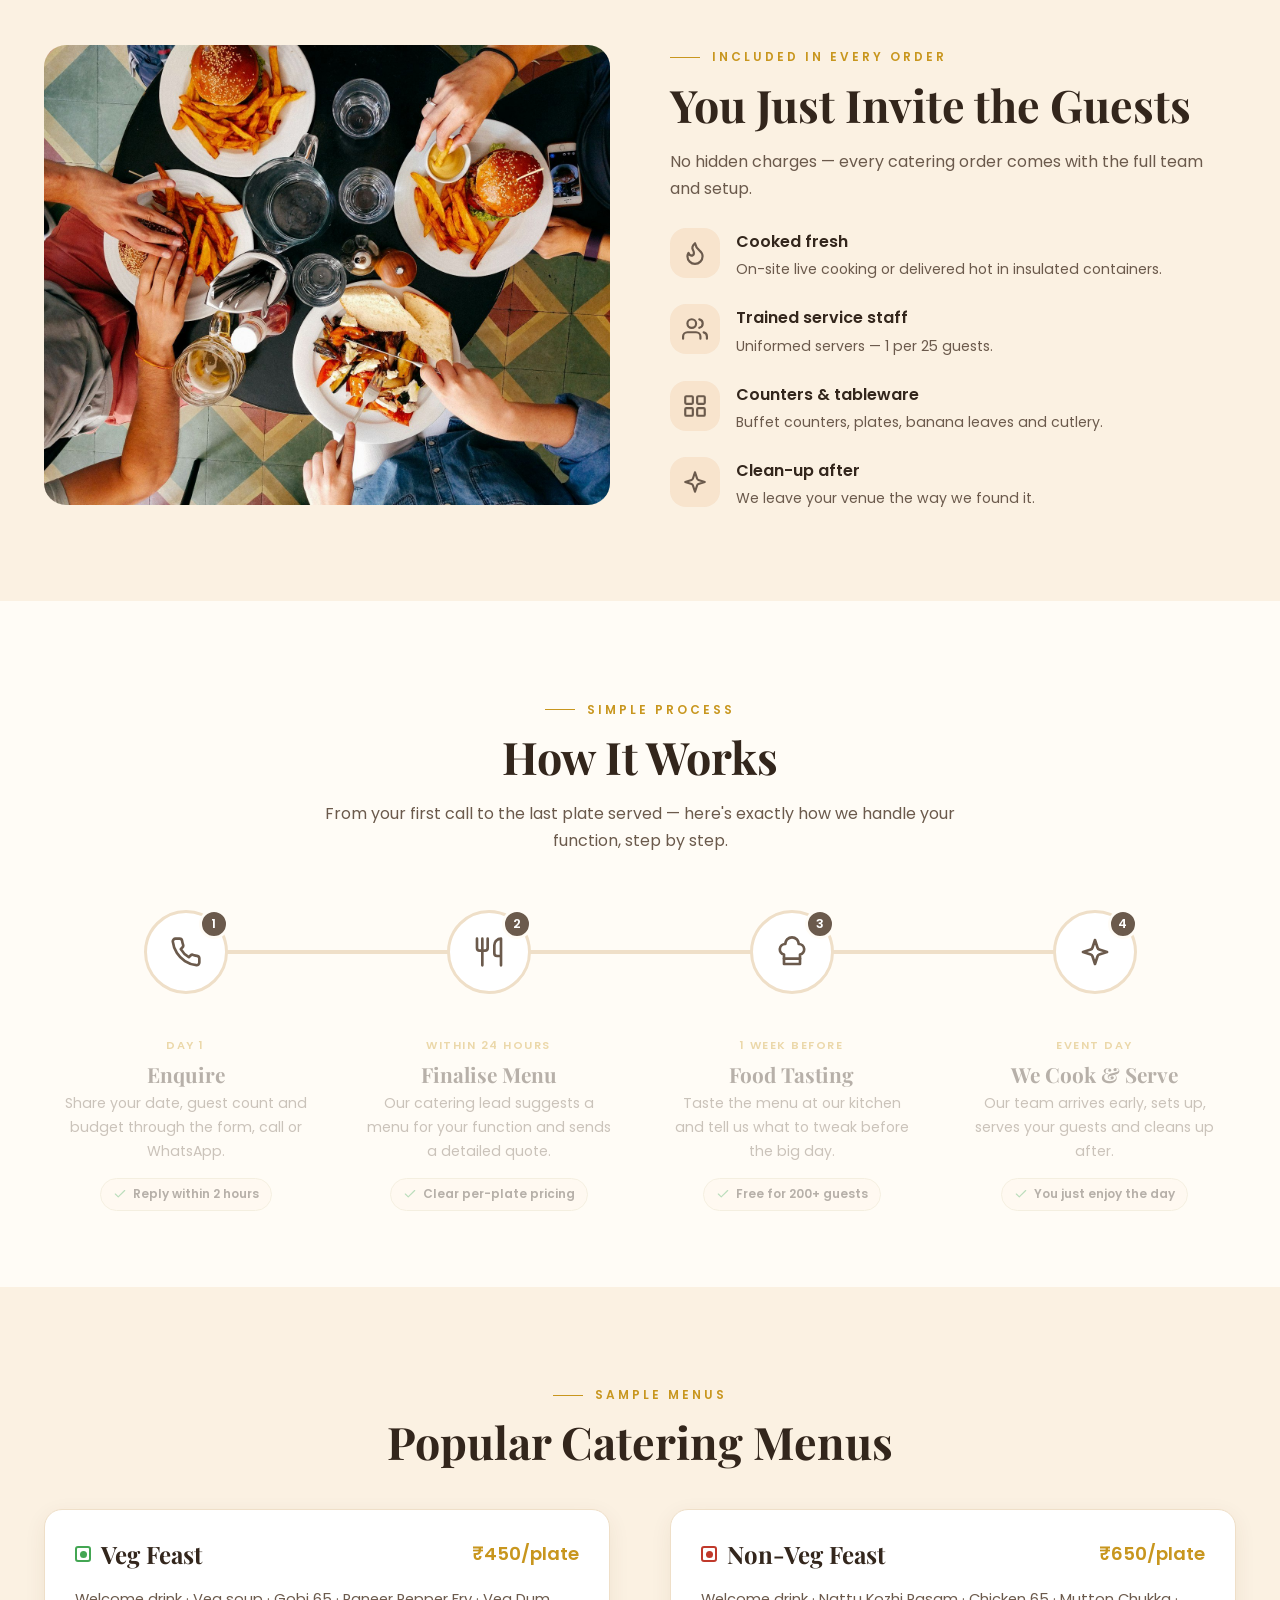
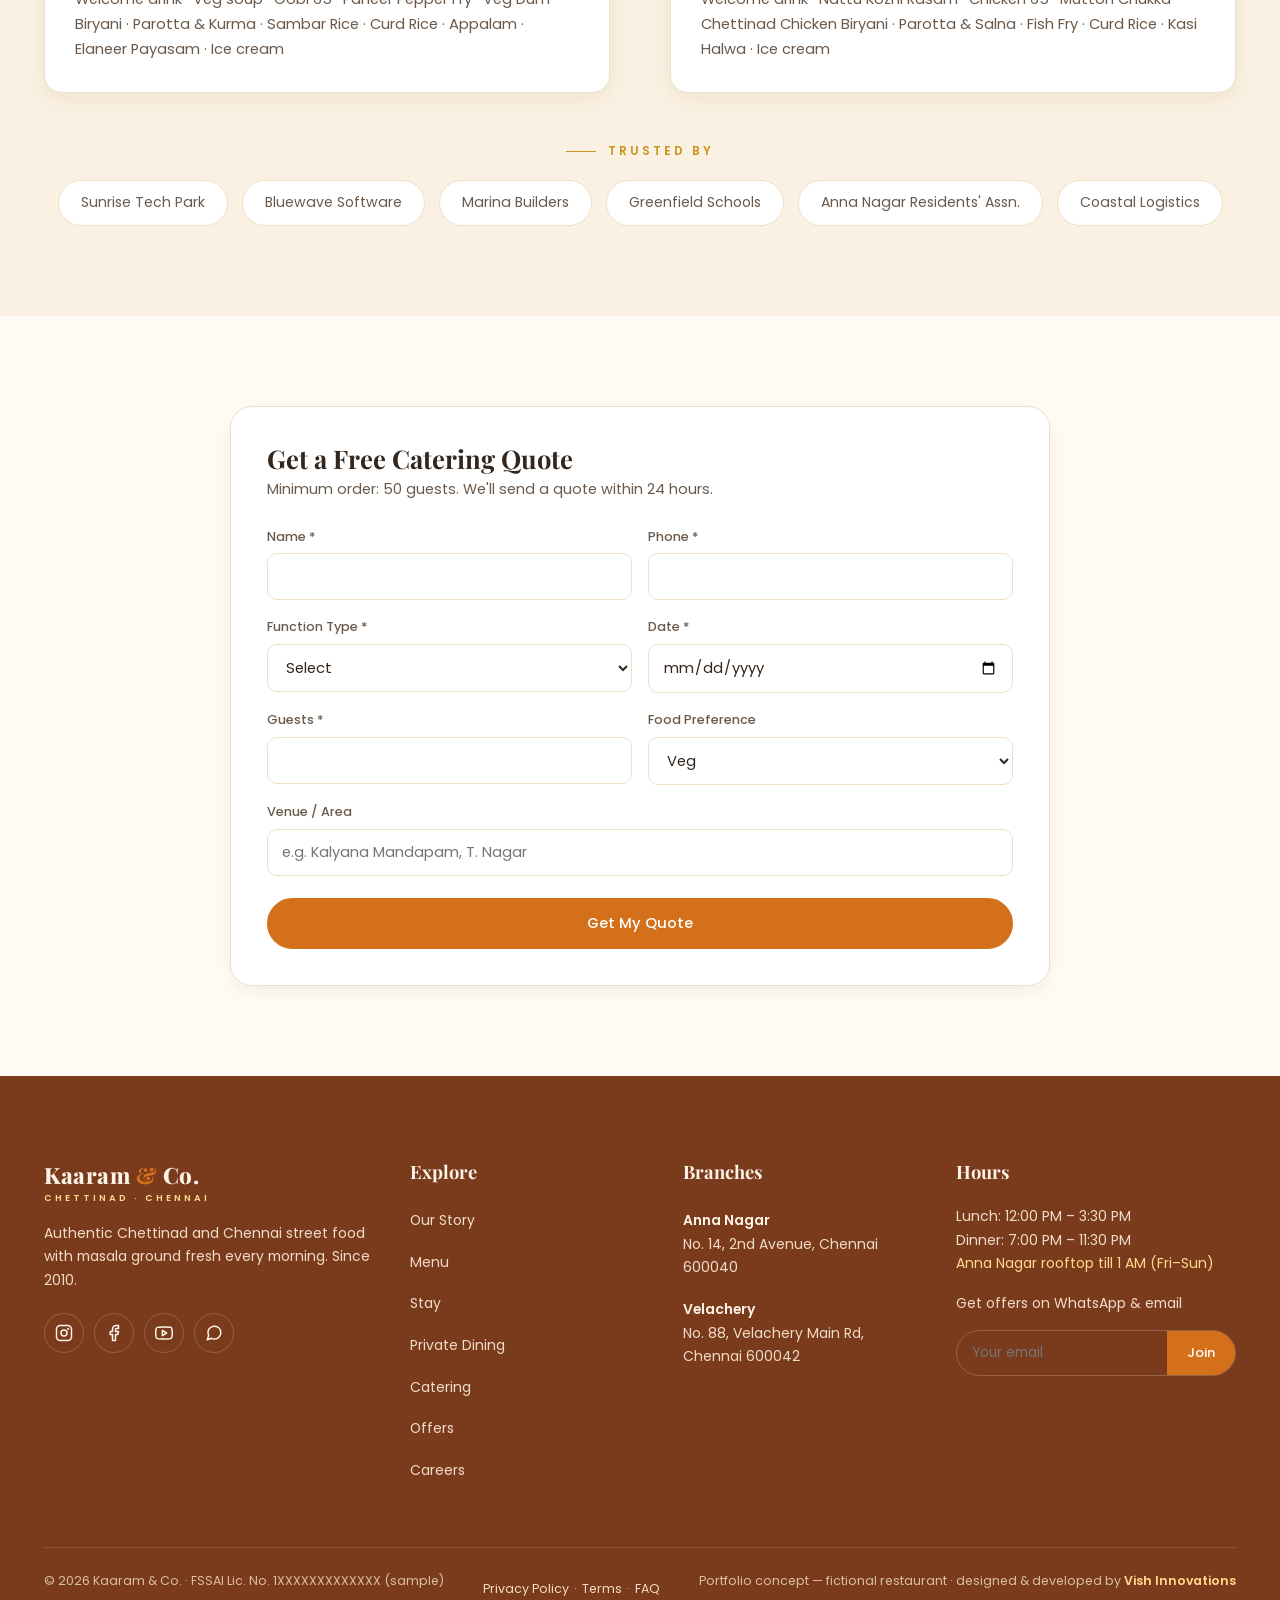
<file: catering.html>
<!DOCTYPE html>
<html lang="en">
<head>
<meta charset="UTF-8">
<meta name="viewport" content="width=device-width, initial-scale=1.0">
<title>Outdoor Catering | Kaaram &amp; Co.</title>
<meta name="description" content="Kaaram &amp; Co. – authentic Chettinad and Chennai street food with a rooftop in Anna Nagar and family dining in Velachery. Reserve a table, stay with us, plan events and order catering.">
<meta name="theme-color" content="#d4701a">
<link rel="icon" href="assets/favicon.svg">
<link rel="preconnect" href="https://fonts.googleapis.com">
<link href="https://fonts.googleapis.com/css2?family=Playfair+Display:wght@600;700;800&family=Poppins:wght@300;400;500;600;700&display=swap" rel="stylesheet">
<link rel="stylesheet" href="css/main.css">
</head>
<body data-page="catering">
<main id="app">
<section class="page show" id="catering">
<div class="banner tall" style="height:500px"><img data-img="catering/buffet-spread" alt="Catering buffet setup"><div class="container">
  <span class="eyebrow">Outdoor Catering Service</span><h1>We Cook &amp; Serve at Your Venue</h1>
  <p class="sub">Weddings, office events or poojas at home — our chefs bring Kaaram &amp; Co. food to your place, with staff, setup and clean-up included.</p>
  <div class="btns" style="margin-top:22px"><button class="btn" data-scroll-to="cateringForm">Get a Free Quote</button><a class="btn btn-o" href="tel:+919840012345"><i data-ic="phone"></i>Call Catering Team</a></div>
  <div class="crumb" style="margin-top:16px"><a href="index.html">Home</a> / Catering</div></div></div>
<div class="qi-wrap"><div class="container"><div class="qi">
  <div><span class="qic"><i data-ic="users"></i></span><div><small>Guests</small><b>50 – 1,000</b><span>Minimum 50 guests</span></div></div>
  <div><span class="qic"><i data-ic="tag"></i></span><div><small>Price</small><b>From ₹450 / plate</b><span>Veg · Non-veg from ₹650</span></div></div>
  <div><span class="qic"><i data-ic="utensils"></i></span><div><small>Service</small><b>Buffet or banana leaf</b><span>Live counters available</span></div></div>
  <div><span class="qic"><i data-ic="truck"></i></span><div><small>Coverage</small><b>All of Chennai</b><span>Free tasting for 200+ guests</span></div></div>
</div></div></div>
<section class="section"><div class="container">
  <div class="center"><span class="eyebrow">What We Cater</span><h2 class="title">Three Kinds of Functions We Do Best</h2><p class="lead">Pick the one closest to your event — every menu can be customised.</p></div>
  <div class="g3 mt">
    <div class="card svc reveal"><div class="ph"><img data-img="events/wedding-bouquet" alt="Wedding catering"></div><div class="card-b"><h3>Weddings &amp; Receptions</h3><p>Traditional banana-leaf feasts or grand buffets with live counters.</p><ul class="svc-l"><li><i data-ic="users"></i><span><b>200 – 1,000</b> guests</span></li><li><i data-ic="utensils"></i><span>Banana leaf or buffet</span></li><li><i data-ic="tag"></i><span>From <b>₹650</b> / plate</span></li></ul></div></div>
    <div class="card svc reveal"><div class="ph"><img data-img="catering/office-team-meeting" alt="Corporate catering"></div><div class="card-b"><h3>Corporate Events</h3><p>Office lunches, conferences and team parties — on time, every time.</p><ul class="svc-l"><li><i data-ic="users"></i><span><b>50 – 500</b> guests</span></li><li><i data-ic="utensils"></i><span>Packed meals or buffet</span></li><li><i data-ic="tag"></i><span>From <b>₹450</b> / plate</span></li></ul></div></div>
    <div class="card svc reveal"><div class="ph"><img data-img="catering/buffet-spread" alt="House function catering"></div><div class="card-b"><h3>House Functions</h3><p>Grihapravesam, poojas, birthdays and family gatherings at home.</p><ul class="svc-l"><li><i data-ic="users"></i><span><b>50 – 200</b> guests</span></li><li><i data-ic="utensils"></i><span>Buffet or banana leaf</span></li><li><i data-ic="tag"></i><span>From <b>₹450</b> / plate</span></li></ul></div></div>
  </div>
</div></section>
<section class="section alt"><div class="container g2">
  <div class="reveal"><img data-img="venues/friends-sharing-meal" alt="Catering team" style="border-radius:22px;height:460px;width:100%;object-fit:cover"></div>
  <div class="reveal"><span class="eyebrow">Included In Every Order</span><h2 class="title">You Just Invite the Guests</h2><p class="lead">No hidden charges — every catering order comes with the full team and setup.</p>
    <ul class="inc">
      <li><span class="icon-box"><i data-ic="flame"></i></span><div><b>Cooked fresh</b><span>On-site live cooking or delivered hot in insulated containers.</span></div></li>
      <li><span class="icon-box"><i data-ic="users"></i></span><div><b>Trained service staff</b><span>Uniformed servers — 1 per 25 guests.</span></div></li>
      <li><span class="icon-box"><i data-ic="grid"></i></span><div><b>Counters &amp; tableware</b><span>Buffet counters, plates, banana leaves and cutlery.</span></div></li>
      <li><span class="icon-box"><i data-ic="sparkles"></i></span><div><b>Clean-up after</b><span>We leave your venue the way we found it.</span></div></li>
    </ul></div>
</div></section>
<section class="section"><div class="container">
  <div class="center"><span class="eyebrow">Simple Process</span><h2 class="title">How It Works</h2><p class="lead">From your first call to the last plate served — here's exactly how we handle your function, step by step.</p></div>
  <div class="proc" id="proc">
    <div class="proc-line"><span id="procFill"></span><i style="left:33.3%"></i><i style="left:66.6%"></i></div>
    <div class="proc-s"><div class="proc-node"><i data-ic="phone"></i><span class="proc-n">1</span></div><div class="proc-t"><small>Day 1</small><h4>Enquire</h4><p>Share your date, guest count and budget through the form, call or WhatsApp.</p><span class="res"><i data-ic="check"></i>Reply within 2 hours</span></div></div>
    <div class="proc-s"><div class="proc-node"><i data-ic="utensils"></i><span class="proc-n">2</span></div><div class="proc-t"><small>Within 24 hours</small><h4>Finalise Menu</h4><p>Our catering lead suggests a menu for your function and sends a detailed quote.</p><span class="res"><i data-ic="check"></i>Clear per-plate pricing</span></div></div>
    <div class="proc-s"><div class="proc-node"><i data-ic="chef"></i><span class="proc-n">3</span></div><div class="proc-t"><small>1 week before</small><h4>Food Tasting</h4><p>Taste the menu at our kitchen and tell us what to tweak before the big day.</p><span class="res"><i data-ic="check"></i>Free for 200+ guests</span></div></div>
    <div class="proc-s"><div class="proc-node"><i data-ic="sparkles"></i><span class="proc-n">4</span></div><div class="proc-t"><small>Event day</small><h4>We Cook &amp; Serve</h4><p>Our team arrives early, sets up, serves your guests and cleans up after.</p><span class="res"><i data-ic="check"></i>You just enjoy the day</span></div></div>
  </div>
</div></section>
<section class="section alt"><div class="container">
  <div class="center"><span class="eyebrow">Sample Menus</span><h2 class="title">Popular Catering Menus</h2></div>
  <div class="g2 mt" style="align-items:stretch">
    <div class="card plain"><h3 style="font-size:1.5rem;display:flex;gap:10px;align-items:center"><span class="vg"></span>Veg Feast <span class="price" style="margin-left:auto">₹450/plate</span></h3><p style="margin-top:10px">Welcome drink · Veg soup · Gobi 65 · Paneer Pepper Fry · Veg Dum Biryani · Parotta &amp; Kurma · Sambar Rice · Curd Rice · Appalam · Elaneer Payasam · Ice cream</p></div>
    <div class="card plain"><h3 style="font-size:1.5rem;display:flex;gap:10px;align-items:center"><span class="vg nv"></span>Non-Veg Feast <span class="price" style="margin-left:auto">₹650/plate</span></h3><p style="margin-top:10px">Welcome drink · Nattu Kozhi Rasam · Chicken 65 · Mutton Chukka · Chettinad Chicken Biryani · Parotta &amp; Salna · Fish Fry · Curd Rice · Kasi Halwa · Ice cream</p></div>
  </div>
  <div class="center mt"><span class="eyebrow">Trusted By</span></div>
  <div class="clients" style="margin-top:18px"><span>Sunrise Tech Park</span><span>Bluewave Software</span><span>Marina Builders</span><span>Greenfield Schools</span><span>Anna Nagar Residents' Assn.</span><span>Coastal Logistics</span></div>
</div></section>
<section class="section"><div class="container" style="max-width:820px">
  <form class="form js-form" data-kind="catering" id="cateringForm" novalidate>
    <h3>Get a Free Catering Quote</h3><p>Minimum order: 50 guests. We'll send a quote within 24 hours.</p>
    <div class="fg">
      <div class="f"><label>Name *</label><input name="name" required><span class="e">Please enter your name</span></div>
      <div class="f"><label>Phone *</label><input name="phone" type="tel" required data-phone><span class="e">Enter a valid 10-digit number</span></div>
      <div class="f"><label>Function Type *</label><select name="type" required><option value="">Select</option><option>Wedding / Reception</option><option>Corporate</option><option>House Function</option><option>Other</option></select><span class="e">Select a type</span></div>
      <div class="f"><label>Date *</label><input name="date" type="date" required data-future><span class="e">Pick a future date</span></div>
      <div class="f"><label>Guests *</label><input name="guests" type="number" min="50" required><span class="e">Minimum 50 guests</span></div>
      <div class="f"><label>Food Preference</label><select name="pref"><option>Veg</option><option>Non-Veg</option><option>Both</option></select></div>
      <div class="f full"><label>Venue / Area</label><input name="venue" placeholder="e.g. Kalyana Mandapam, T. Nagar"></div>
    </div>
    <button class="btn" type="submit">Get My Quote</button>
    <div class="ok"></div>
  </form>
</div></section>
</section>
</main>
<script src="js/boot.js"></script>
</body>
</html>
</file>
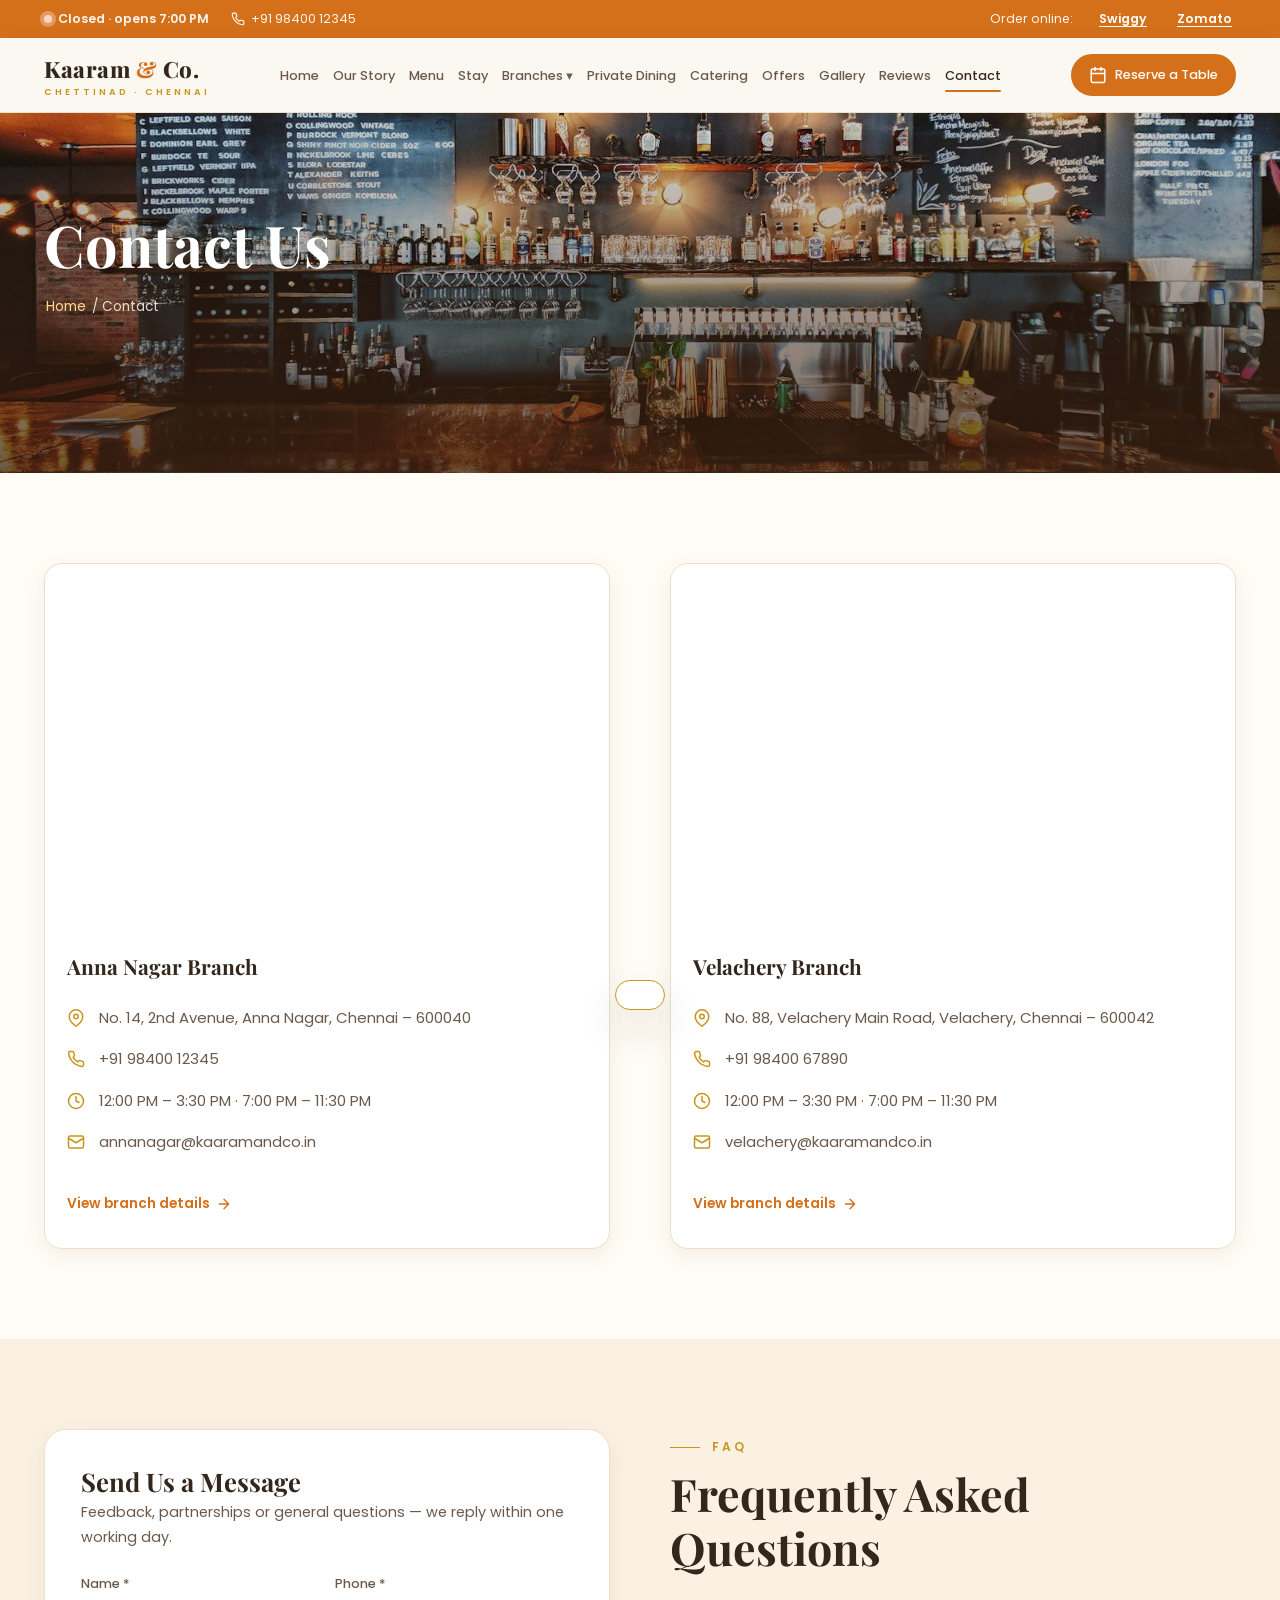
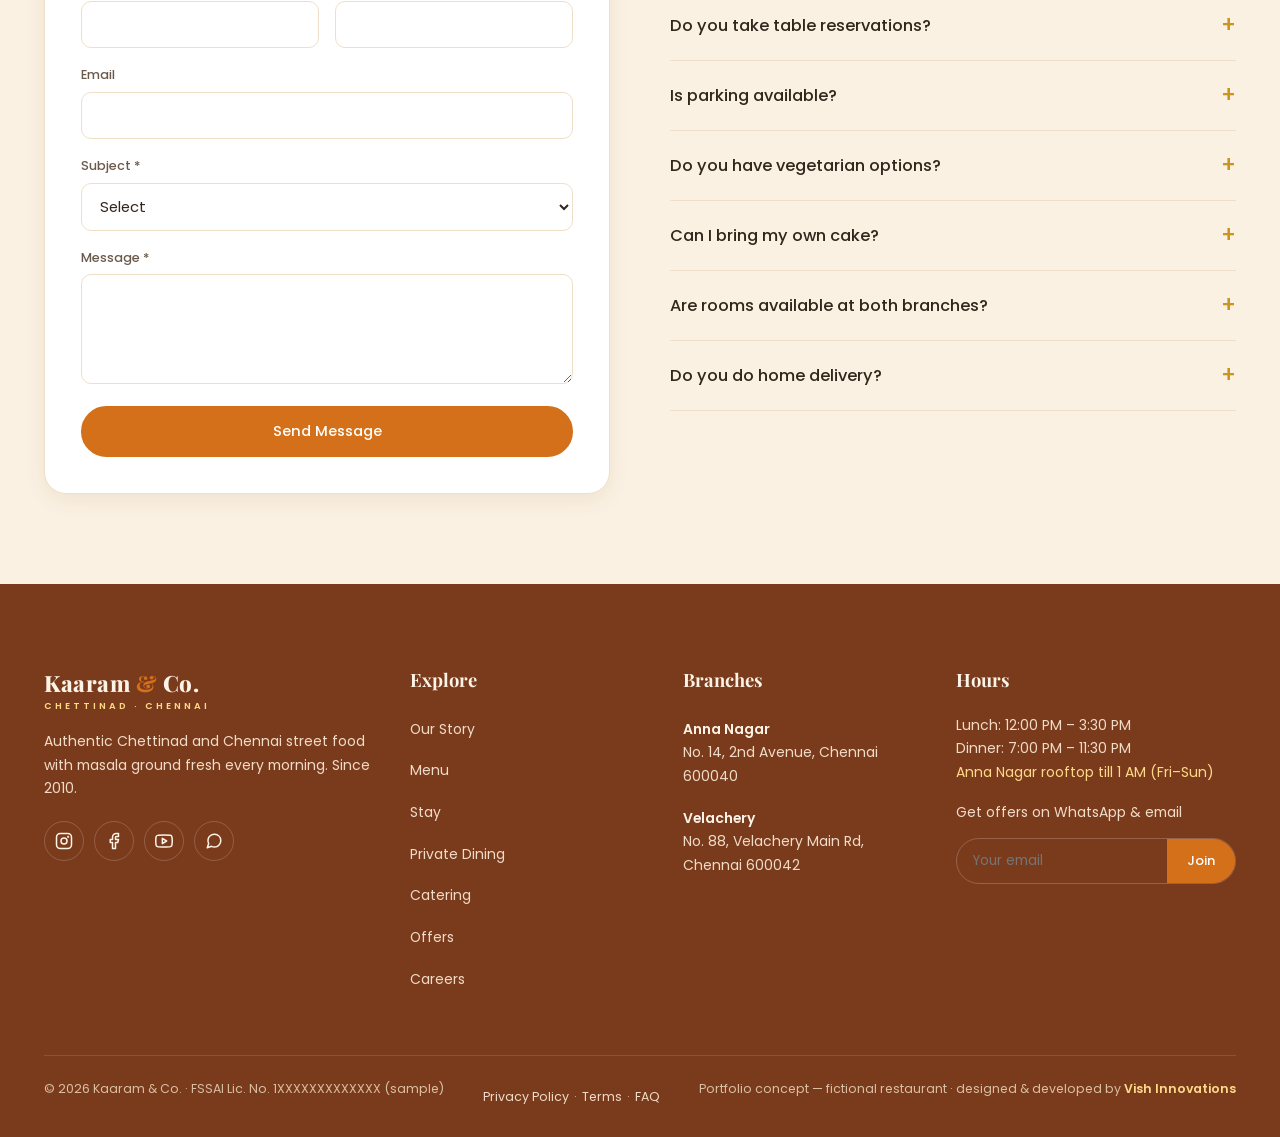
<file: contact.html>
<!DOCTYPE html>
<html lang="en">
<head>
<meta charset="UTF-8">
<meta name="viewport" content="width=device-width, initial-scale=1.0">
<title>Contact | Kaaram &amp; Co.</title>
<meta name="description" content="Kaaram &amp; Co. – authentic Chettinad and Chennai street food with a rooftop in Anna Nagar and family dining in Velachery. Reserve a table, stay with us, plan events and order catering.">
<meta name="theme-color" content="#d4701a">
<link rel="icon" href="assets/favicon.svg">
<link rel="preconnect" href="https://fonts.googleapis.com">
<link href="https://fonts.googleapis.com/css2?family=Playfair+Display:wght@600;700;800&family=Poppins:wght@300;400;500;600;700&display=swap" rel="stylesheet">
<link rel="stylesheet" href="css/main.css">
</head>
<body data-page="contact">
<main id="app">
<section class="page show" id="contact">
<div class="banner"><img data-img="venues/bar-lounge" alt="Restaurant interior"><div class="container"><h1>Contact Us</h1><div class="crumb"><a href="index.html">Home</a> / Contact</div></div></div>
<section class="section"><div class="container"><div class="g2" id="contactBranches" style="align-items:stretch"></div></div></section>
<section class="section alt"><div class="container g2" style="align-items:start">
  <form class="form js-form" data-kind="contact" novalidate>
    <h3>Send Us a Message</h3><p>Feedback, partnerships or general questions — we reply within one working day.</p>
    <div class="fg">
      <div class="f"><label>Name *</label><input name="name" required><span class="e">Please enter your name</span></div>
      <div class="f"><label>Phone *</label><input name="phone" type="tel" required data-phone><span class="e">Enter a valid 10-digit number</span></div>
      <div class="f full"><label>Email</label><input name="email" type="email"></div>
      <div class="f full"><label>Subject *</label><select name="sub" required><option value="">Select</option><option>General enquiry</option><option>Feedback</option><option>Complaint</option><option>Partnership / Vendor</option></select><span class="e">Select a subject</span></div>
      <div class="f full"><label>Message *</label><textarea name="msg" rows="4" required></textarea><span class="e">Please write a message</span></div>
    </div>
    <button class="btn" type="submit">Send Message</button>
    <div class="ok"></div>
  </form>
  <div><span class="eyebrow">FAQ</span><h2 class="title">Frequently Asked Questions</h2><div id="faq"></div></div>
</div></section>
</section>
</main>
<script src="js/boot.js"></script>
</body>
</html>
</file>
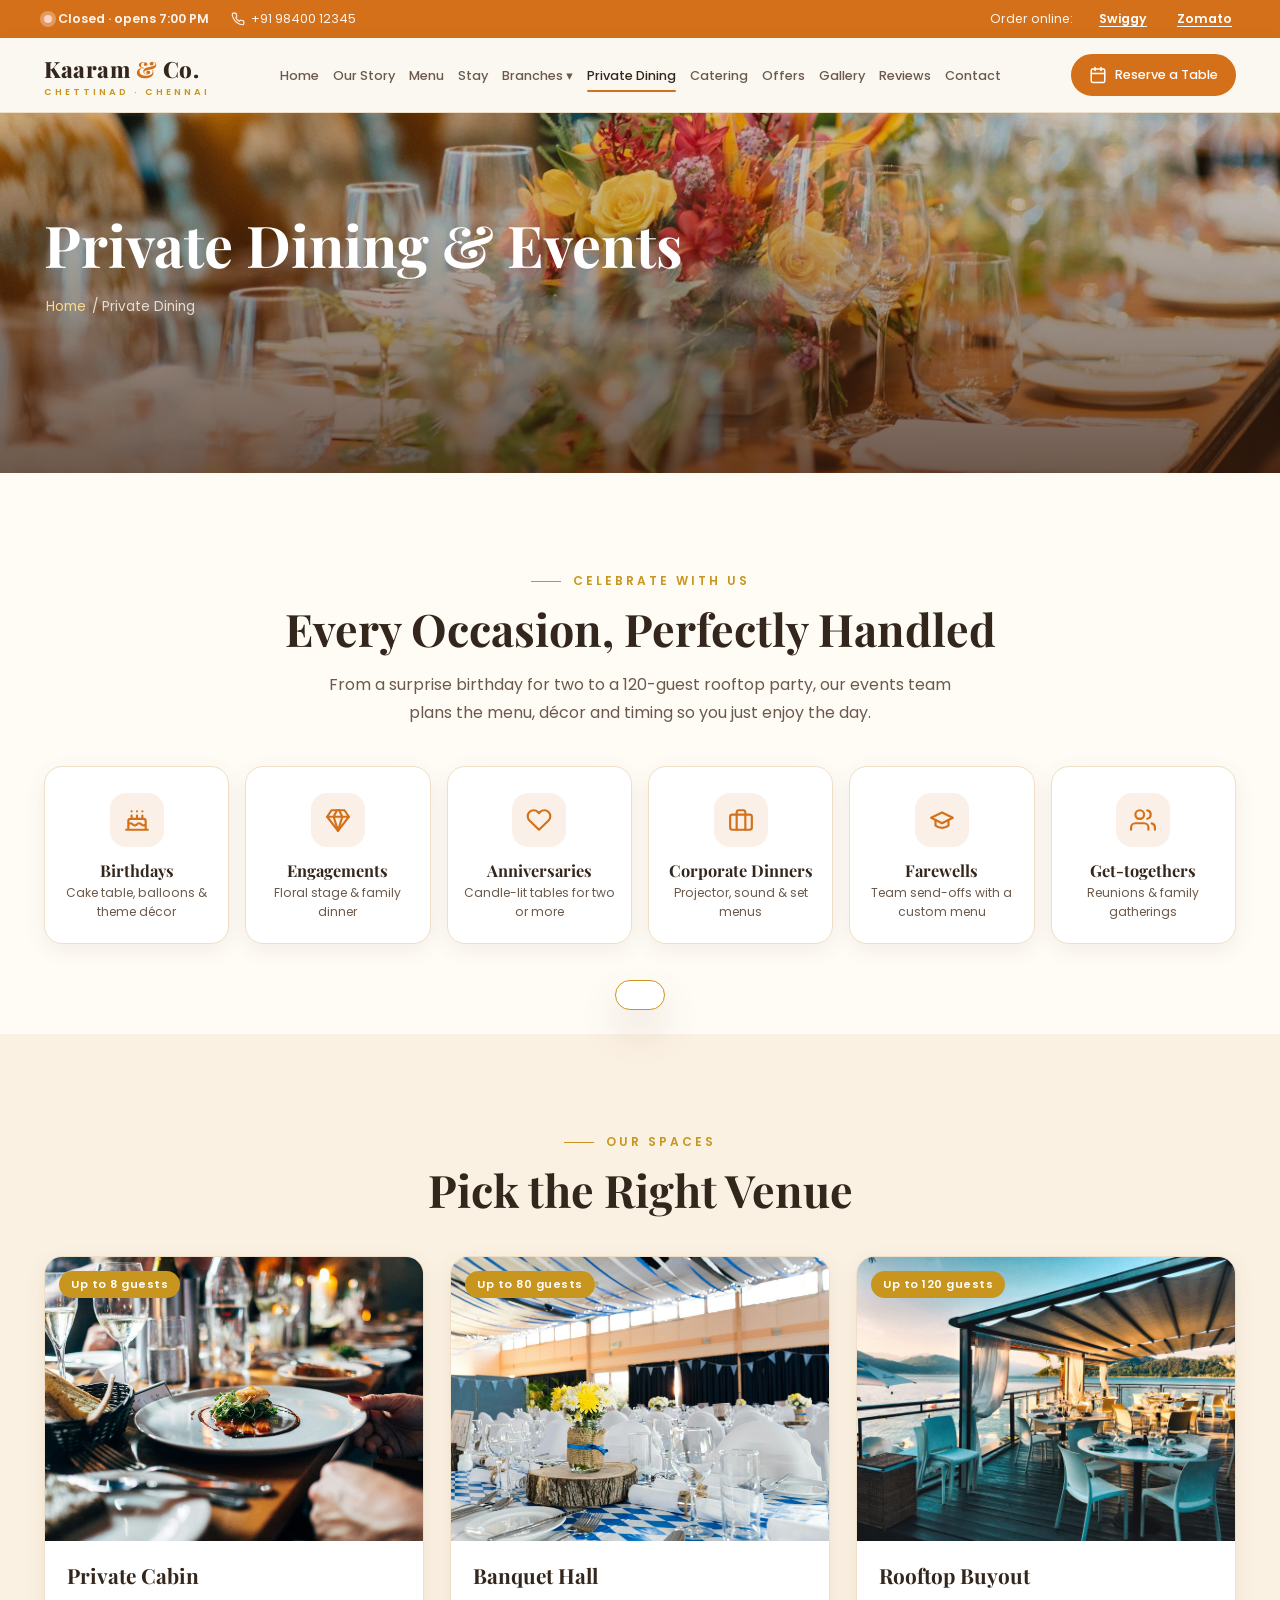
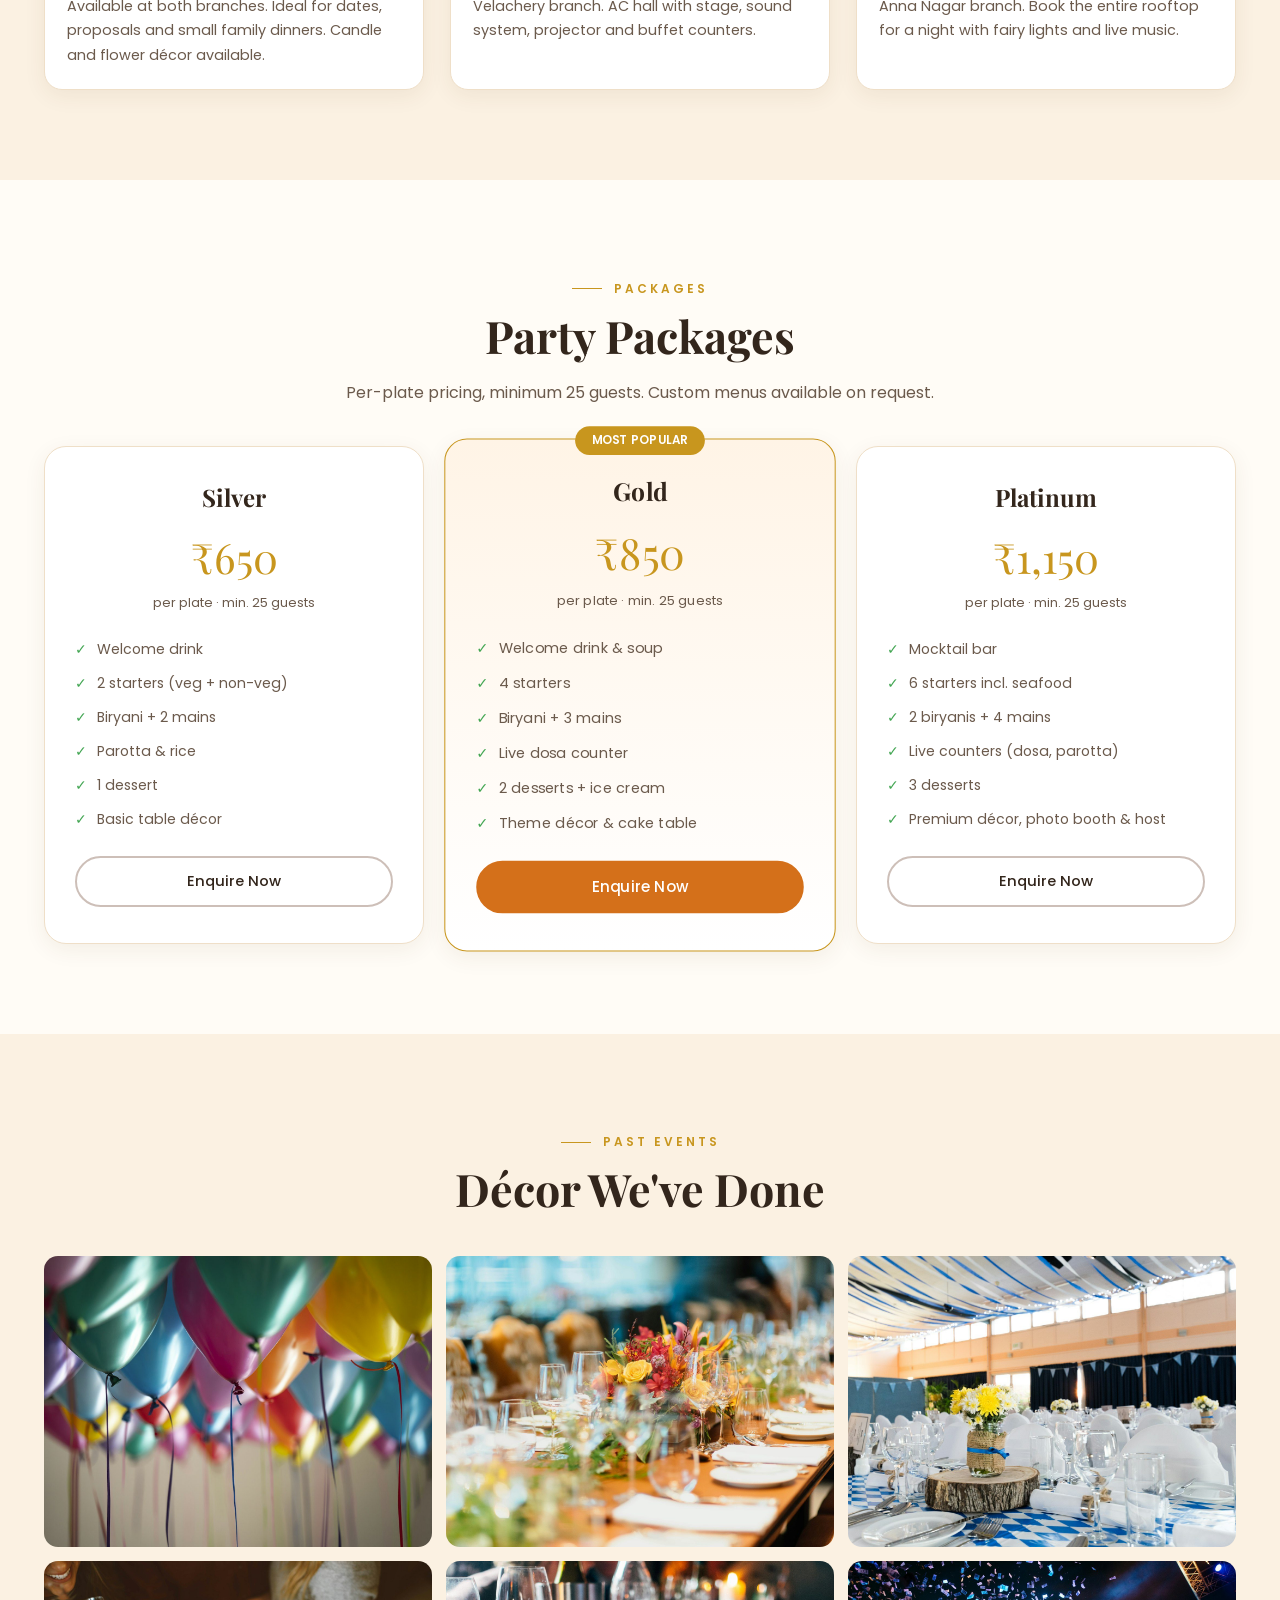
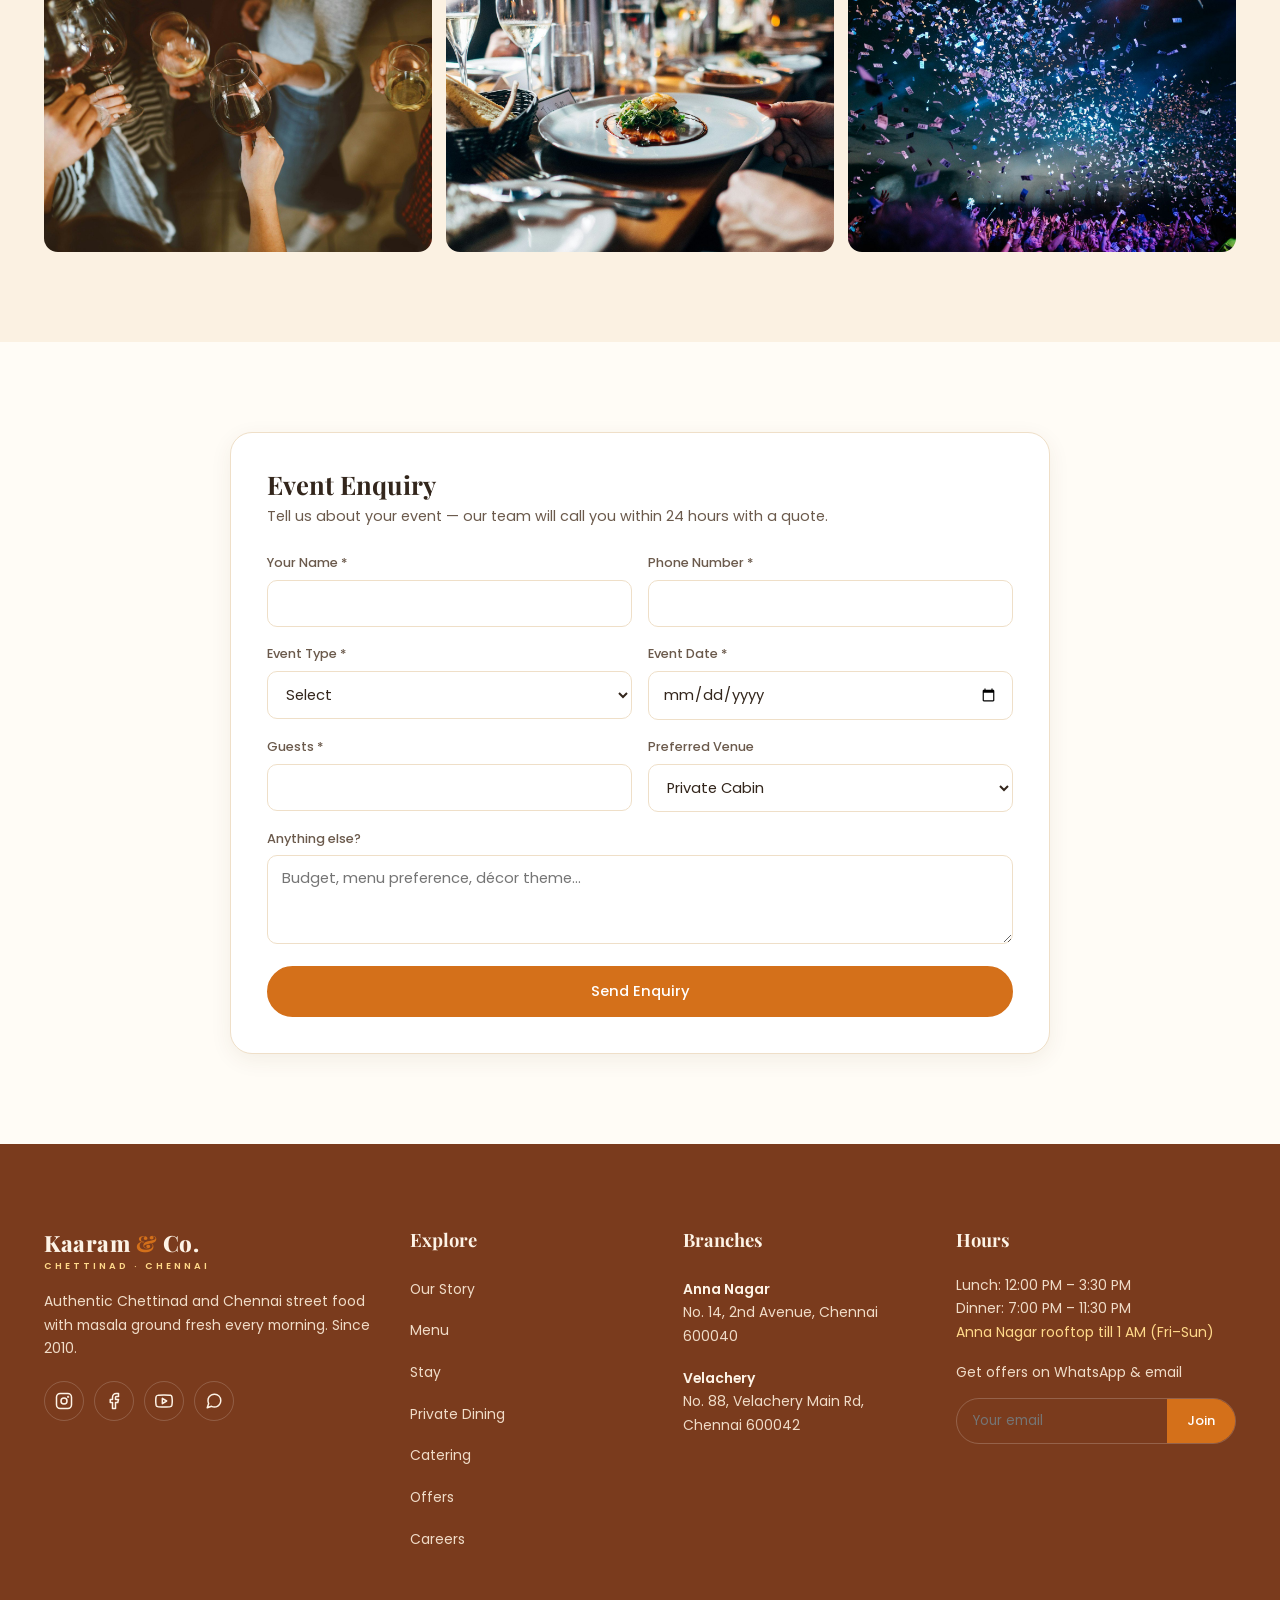
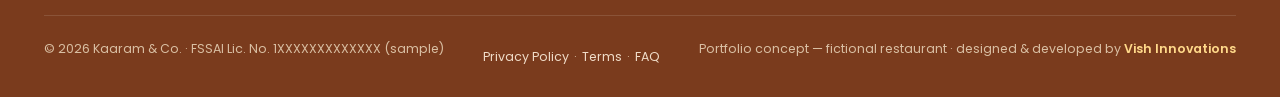
<file: events.html>
<!DOCTYPE html>
<html lang="en">
<head>
<meta charset="UTF-8">
<meta name="viewport" content="width=device-width, initial-scale=1.0">
<title>Private Dining &amp; Events | Kaaram &amp; Co.</title>
<meta name="description" content="Kaaram &amp; Co. – authentic Chettinad and Chennai street food with a rooftop in Anna Nagar and family dining in Velachery. Reserve a table, stay with us, plan events and order catering.">
<meta name="theme-color" content="#d4701a">
<link rel="icon" href="assets/favicon.svg">
<link rel="preconnect" href="https://fonts.googleapis.com">
<link href="https://fonts.googleapis.com/css2?family=Playfair+Display:wght@600;700;800&family=Poppins:wght@300;400;500;600;700&display=swap" rel="stylesheet">
<link rel="stylesheet" href="css/main.css">
</head>
<body data-page="events">
<main id="app">
<section class="page show" id="events">
<div class="banner"><img data-img="events/long-banquet-table" alt="Event table decoration"><div class="container"><h1>Private Dining &amp; Events</h1><div class="crumb"><a href="index.html">Home</a> / Private Dining</div></div></div>
<section class="section"><div class="container">
  <div class="center"><span class="eyebrow">Celebrate With Us</span><h2 class="title">Every Occasion, Perfectly Handled</h2>
    <p class="lead">From a surprise birthday for two to a 120-guest rooftop party, our events team plans the menu, décor and timing so you just enjoy the day.</p></div>
  <div class="occ-grid">
    <div class="occ-c"><div class="icon-box"><i data-ic="cake"></i></div><h4>Birthdays</h4><p>Cake table, balloons &amp; theme décor</p></div>
    <div class="occ-c"><div class="icon-box"><i data-ic="gem"></i></div><h4>Engagements</h4><p>Floral stage &amp; family dinner</p></div>
    <div class="occ-c"><div class="icon-box"><i data-ic="heart"></i></div><h4>Anniversaries</h4><p>Candle-lit tables for two or more</p></div>
    <div class="occ-c"><div class="icon-box"><i data-ic="brief"></i></div><h4>Corporate Dinners</h4><p>Projector, sound &amp; set menus</p></div>
    <div class="occ-c"><div class="icon-box"><i data-ic="cap"></i></div><h4>Farewells</h4><p>Team send-offs with a custom menu</p></div>
    <div class="occ-c"><div class="icon-box"><i data-ic="users"></i></div><h4>Get-togethers</h4><p>Reunions &amp; family gatherings</p></div>
  </div>
</div></section>
<section class="section alt"><div class="container">
  <div class="center"><span class="eyebrow">Our Spaces</span><h2 class="title">Pick the Right Venue</h2></div>
  <div class="g3 mt">
    <div class="card reveal"><div class="ph"><span class="badge">Up to 8 guests</span><img data-img="venues/fine-dining-table" alt="Private cabin"></div><div class="card-b"><h3>Private Cabin</h3><p>Available at both branches. Ideal for dates, proposals and small family dinners. Candle and flower décor available.</p></div></div>
    <div class="card reveal"><div class="ph"><span class="badge">Up to 80 guests</span><img data-img="venues/banquet-hall" alt="Banquet hall"></div><div class="card-b"><h3>Banquet Hall</h3><p>Velachery branch. AC hall with stage, sound system, projector and buffet counters.</p></div></div>
    <div class="card reveal"><div class="ph"><span class="badge">Up to 120 guests</span><img data-img="venues/rooftop-terrace" alt="Rooftop"></div><div class="card-b"><h3>Rooftop Buyout</h3><p>Anna Nagar branch. Book the entire rooftop for a night with fairy lights and live music.</p></div></div>
  </div>
</div></section>
<section class="section"><div class="container">
  <div class="center"><span class="eyebrow">Packages</span><h2 class="title">Party Packages</h2><p class="lead">Per-plate pricing, minimum 25 guests. Custom menus available on request.</p></div>
  <div class="g3 mt" id="pkgs" style="align-items:center"></div>
</div></section>
<section class="section alt"><div class="container">
  <div class="center"><span class="eyebrow">Past Events</span><h2 class="title">Décor We've Done</h2></div>
  <div class="mini-gal mt" id="decorGal"></div>
</div></section>
<section class="section"><div class="container" style="max-width:820px">
  <form class="form js-form" data-kind="event" id="eventForm" novalidate>
    <h3>Event Enquiry</h3><p>Tell us about your event — our team will call you within 24 hours with a quote.</p>
    <div class="fg">
      <div class="f"><label>Your Name *</label><input name="name" required><span class="e">Please enter your name</span></div>
      <div class="f"><label>Phone Number *</label><input name="phone" type="tel" required data-phone><span class="e">Enter a valid 10-digit number</span></div>
      <div class="f"><label>Event Type *</label><select name="type" required><option value="">Select</option><option>Birthday</option><option>Anniversary</option><option>Engagement</option><option>Corporate</option><option>Get-together</option><option>Other</option></select><span class="e">Select event type</span></div>
      <div class="f"><label>Event Date *</label><input name="date" type="date" required data-future><span class="e">Pick a future date</span></div>
      <div class="f"><label>Guests *</label><input name="guests" type="number" min="2" required><span class="e">Enter number of guests</span></div>
      <div class="f"><label>Preferred Venue</label><select name="venue"><option>Private Cabin</option><option>Banquet Hall — Velachery</option><option>Rooftop — Anna Nagar</option><option>Not sure yet</option></select></div>
      <div class="f full"><label>Anything else?</label><textarea name="msg" rows="3" placeholder="Budget, menu preference, décor theme…"></textarea></div>
    </div>
    <button class="btn" type="submit">Send Enquiry</button>
    <div class="ok"></div>
  </form>
</div></section>
</section>
</main>
<script src="js/boot.js"></script>
</body>
</html>
</file>
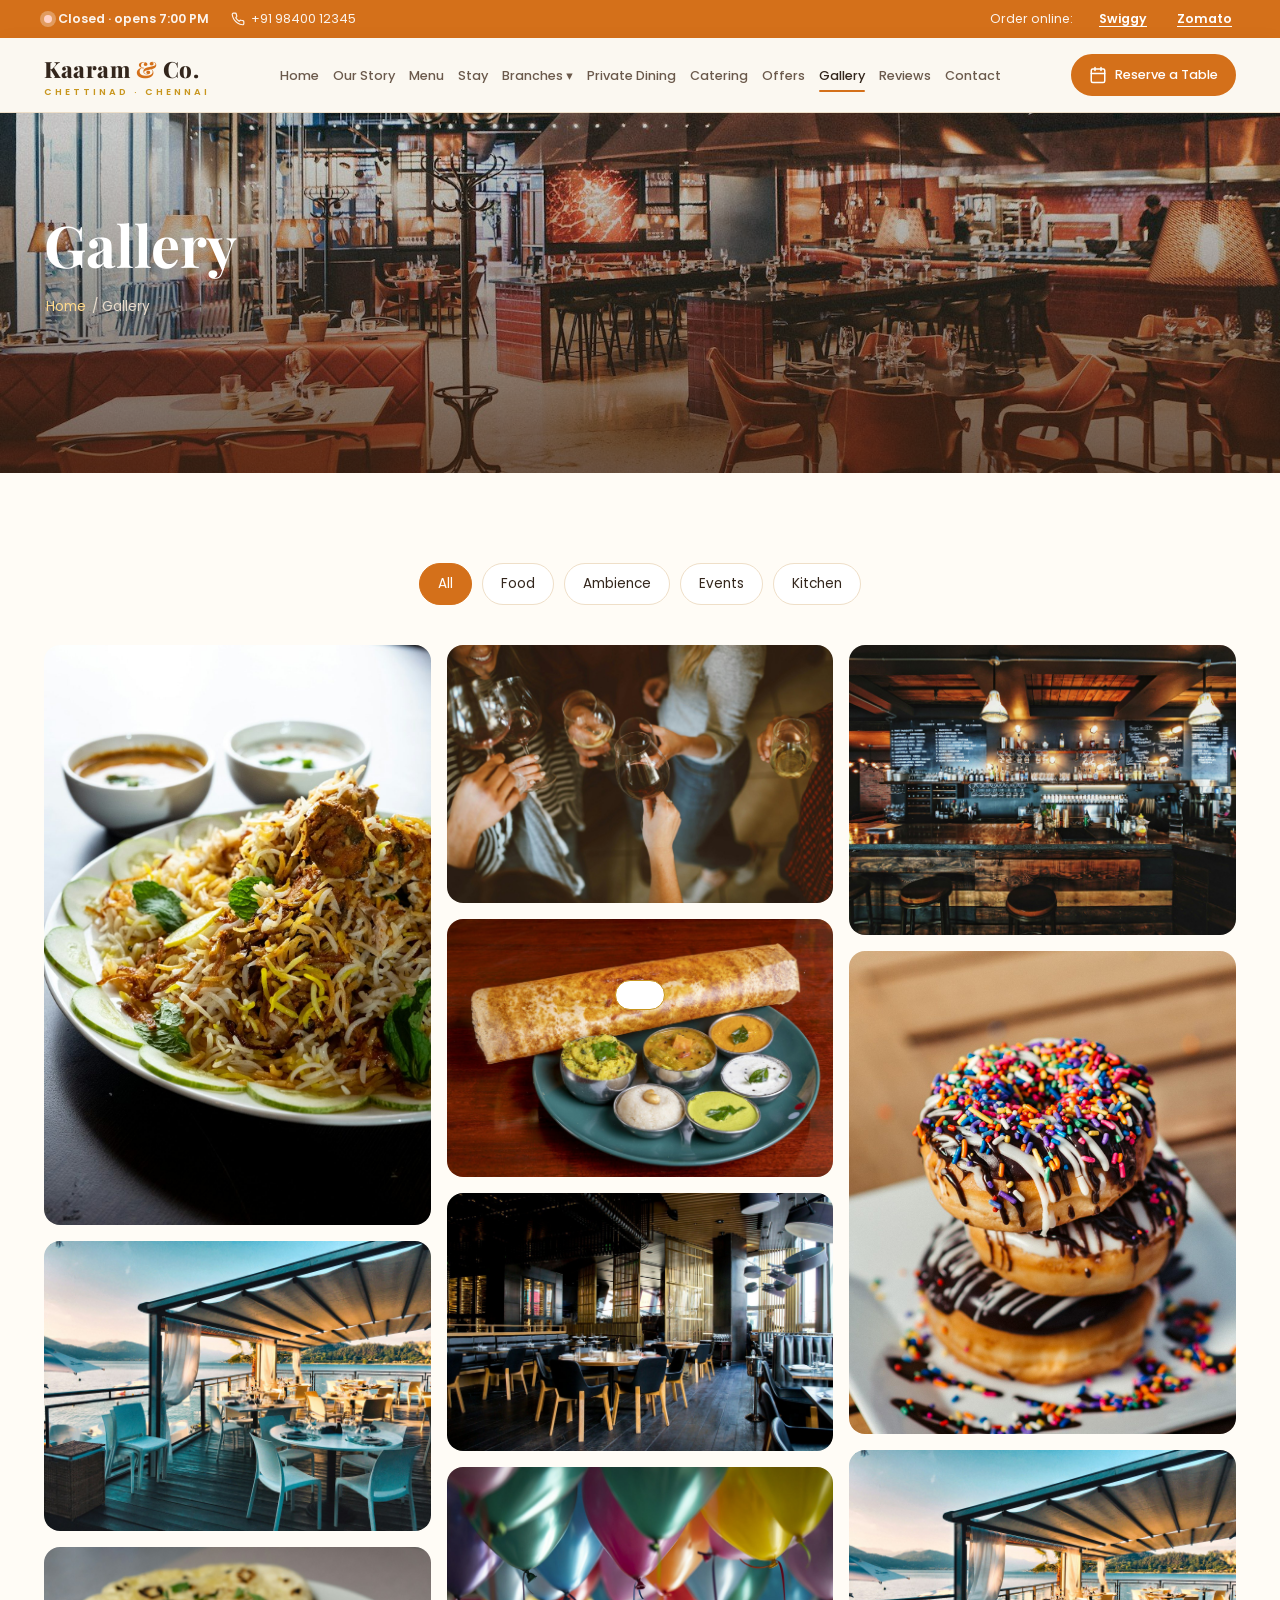
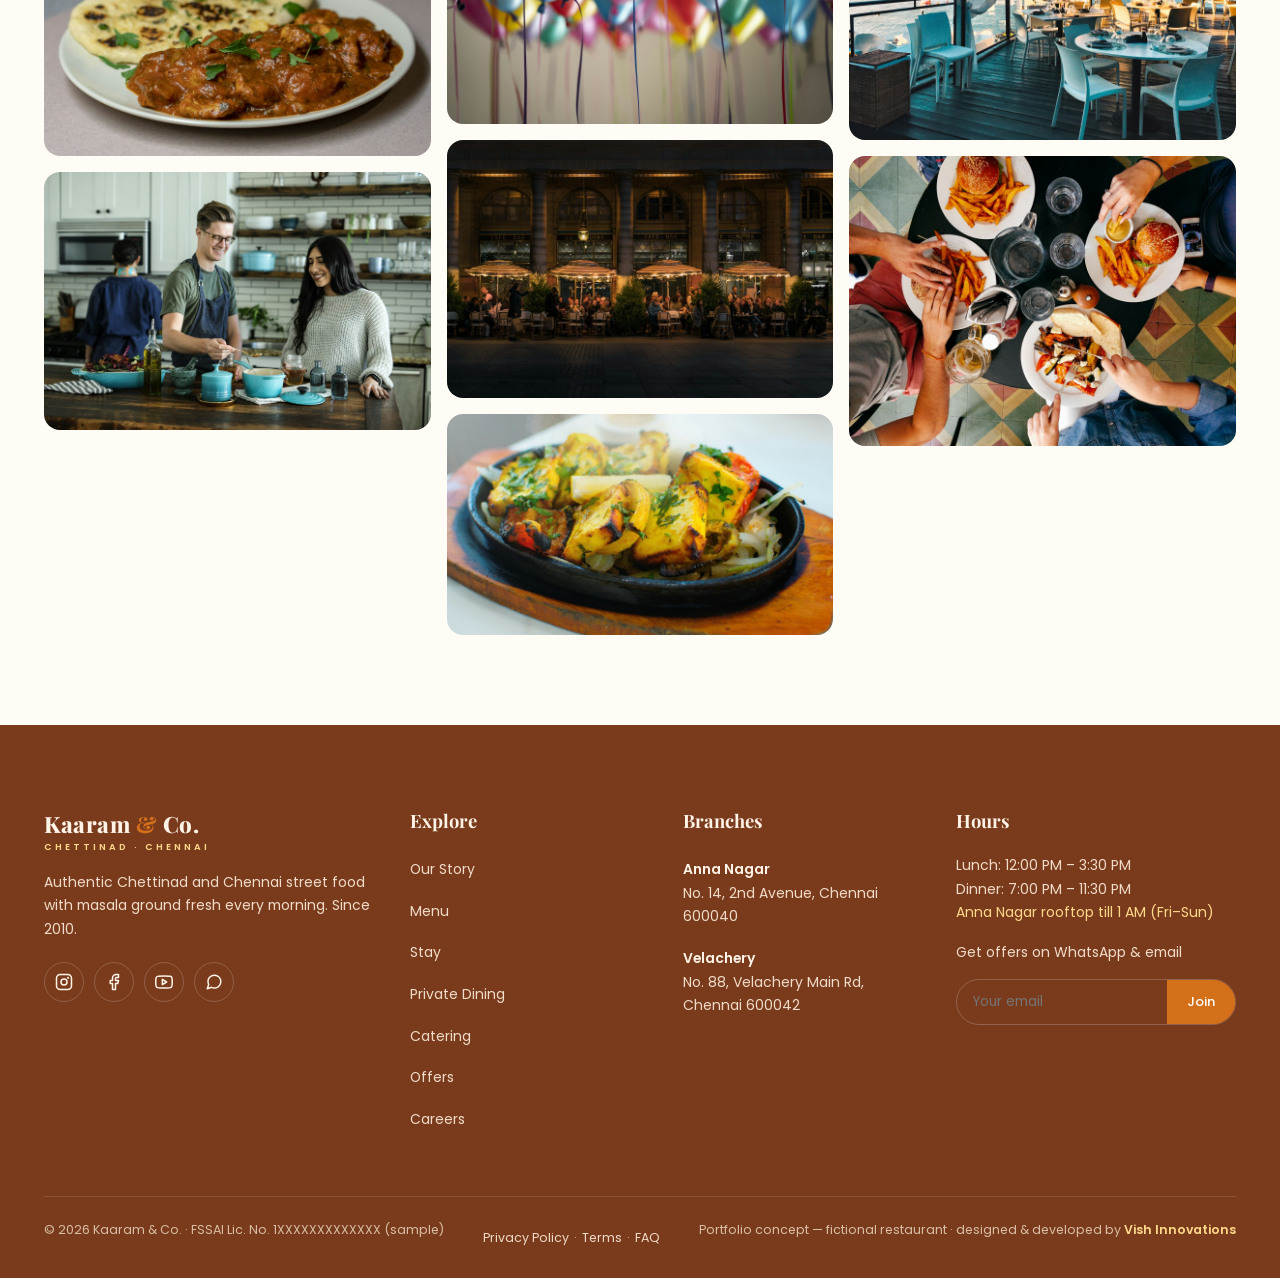
<file: gallery.html>
<!DOCTYPE html>
<html lang="en">
<head>
<meta charset="UTF-8">
<meta name="viewport" content="width=device-width, initial-scale=1.0">
<title>Gallery | Kaaram &amp; Co.</title>
<meta name="description" content="Kaaram &amp; Co. – authentic Chettinad and Chennai street food with a rooftop in Anna Nagar and family dining in Velachery. Reserve a table, stay with us, plan events and order catering.">
<meta name="theme-color" content="#d4701a">
<link rel="icon" href="assets/favicon.svg">
<link rel="preconnect" href="https://fonts.googleapis.com">
<link href="https://fonts.googleapis.com/css2?family=Playfair+Display:wght@600;700;800&family=Poppins:wght@300;400;500;600;700&display=swap" rel="stylesheet">
<link rel="stylesheet" href="css/main.css">
</head>
<body data-page="gallery">
<main id="app">
<section class="page show" id="gallery">
<div class="banner"><img data-img="venues/restaurant-interior-warm" alt="Restaurant interior"><div class="container"><h1>Gallery</h1><div class="crumb"><a href="index.html">Home</a> / Gallery</div></div></div>
<section class="section"><div class="container"><div class="tabs" id="gTabs"></div><div class="gal" id="gGrid"></div></div></section>
</section>
</main>
<script src="js/boot.js"></script>
</body>
</html>
</file>
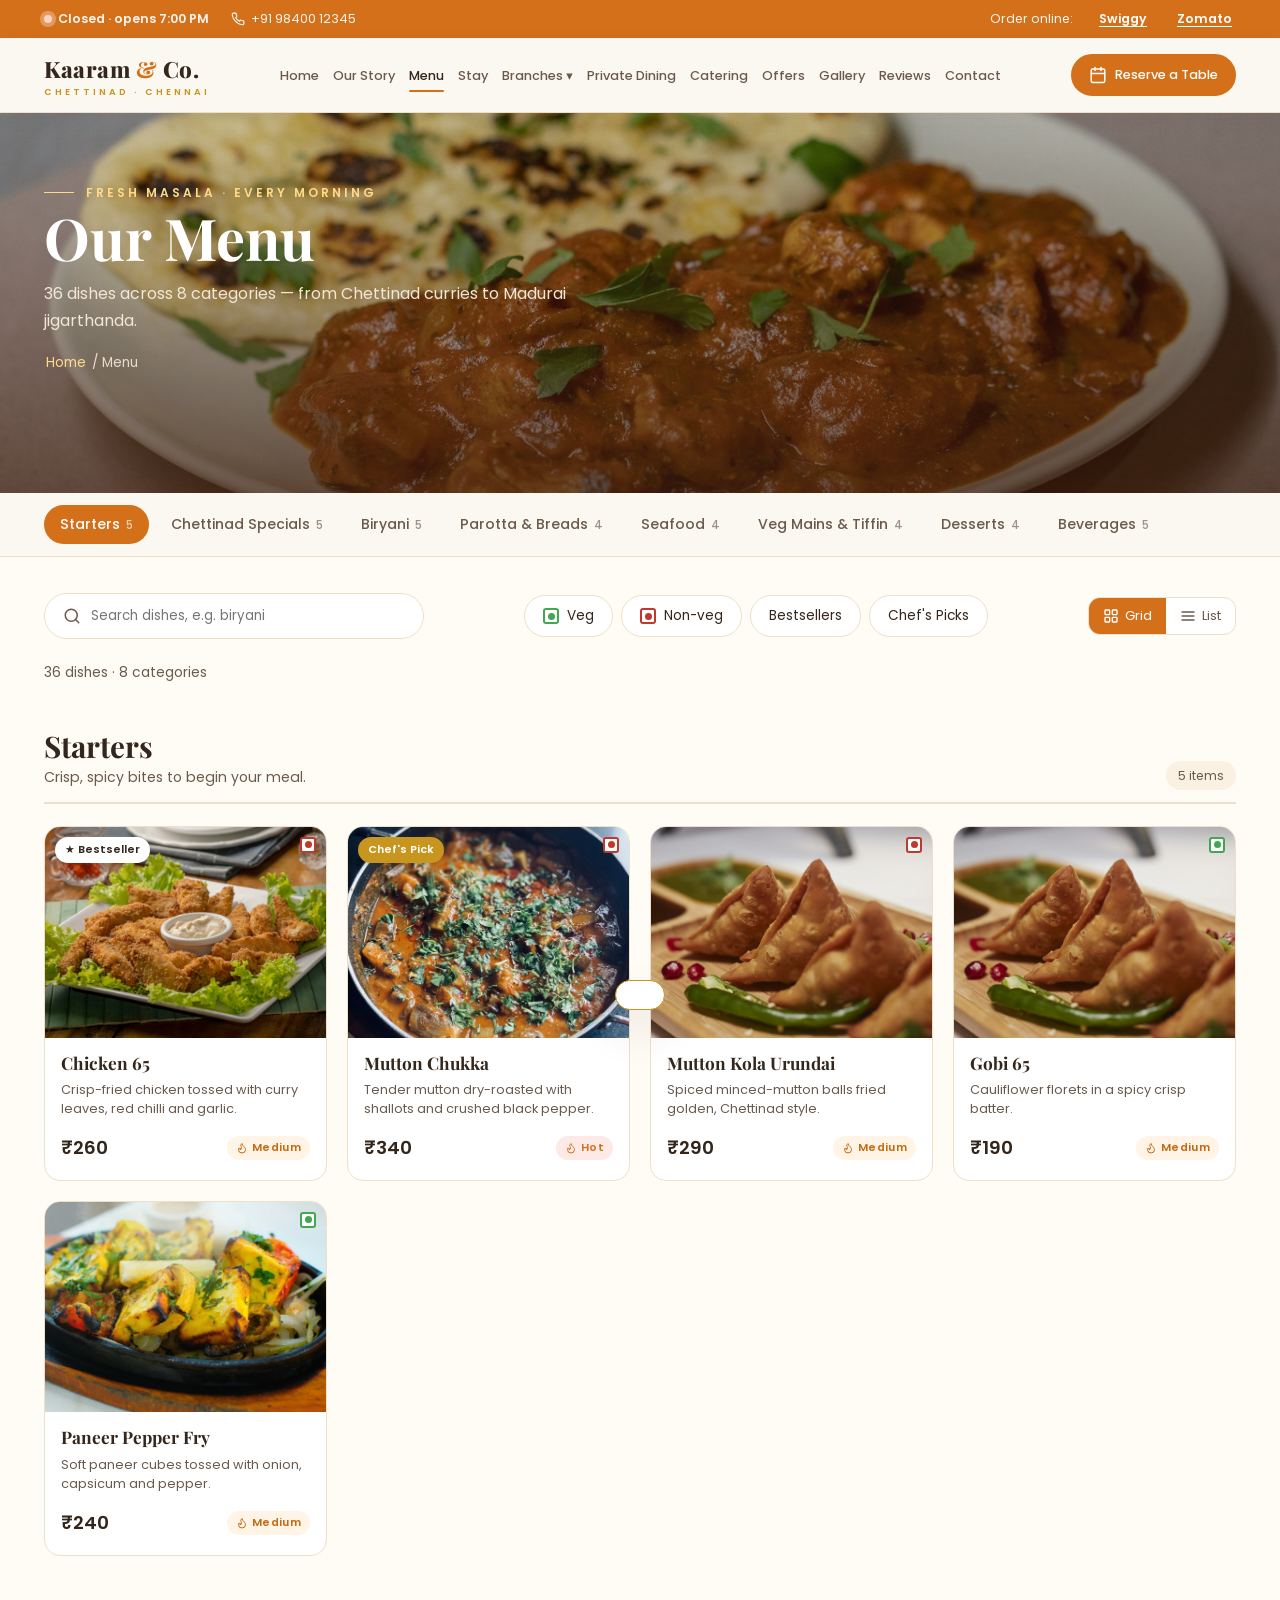
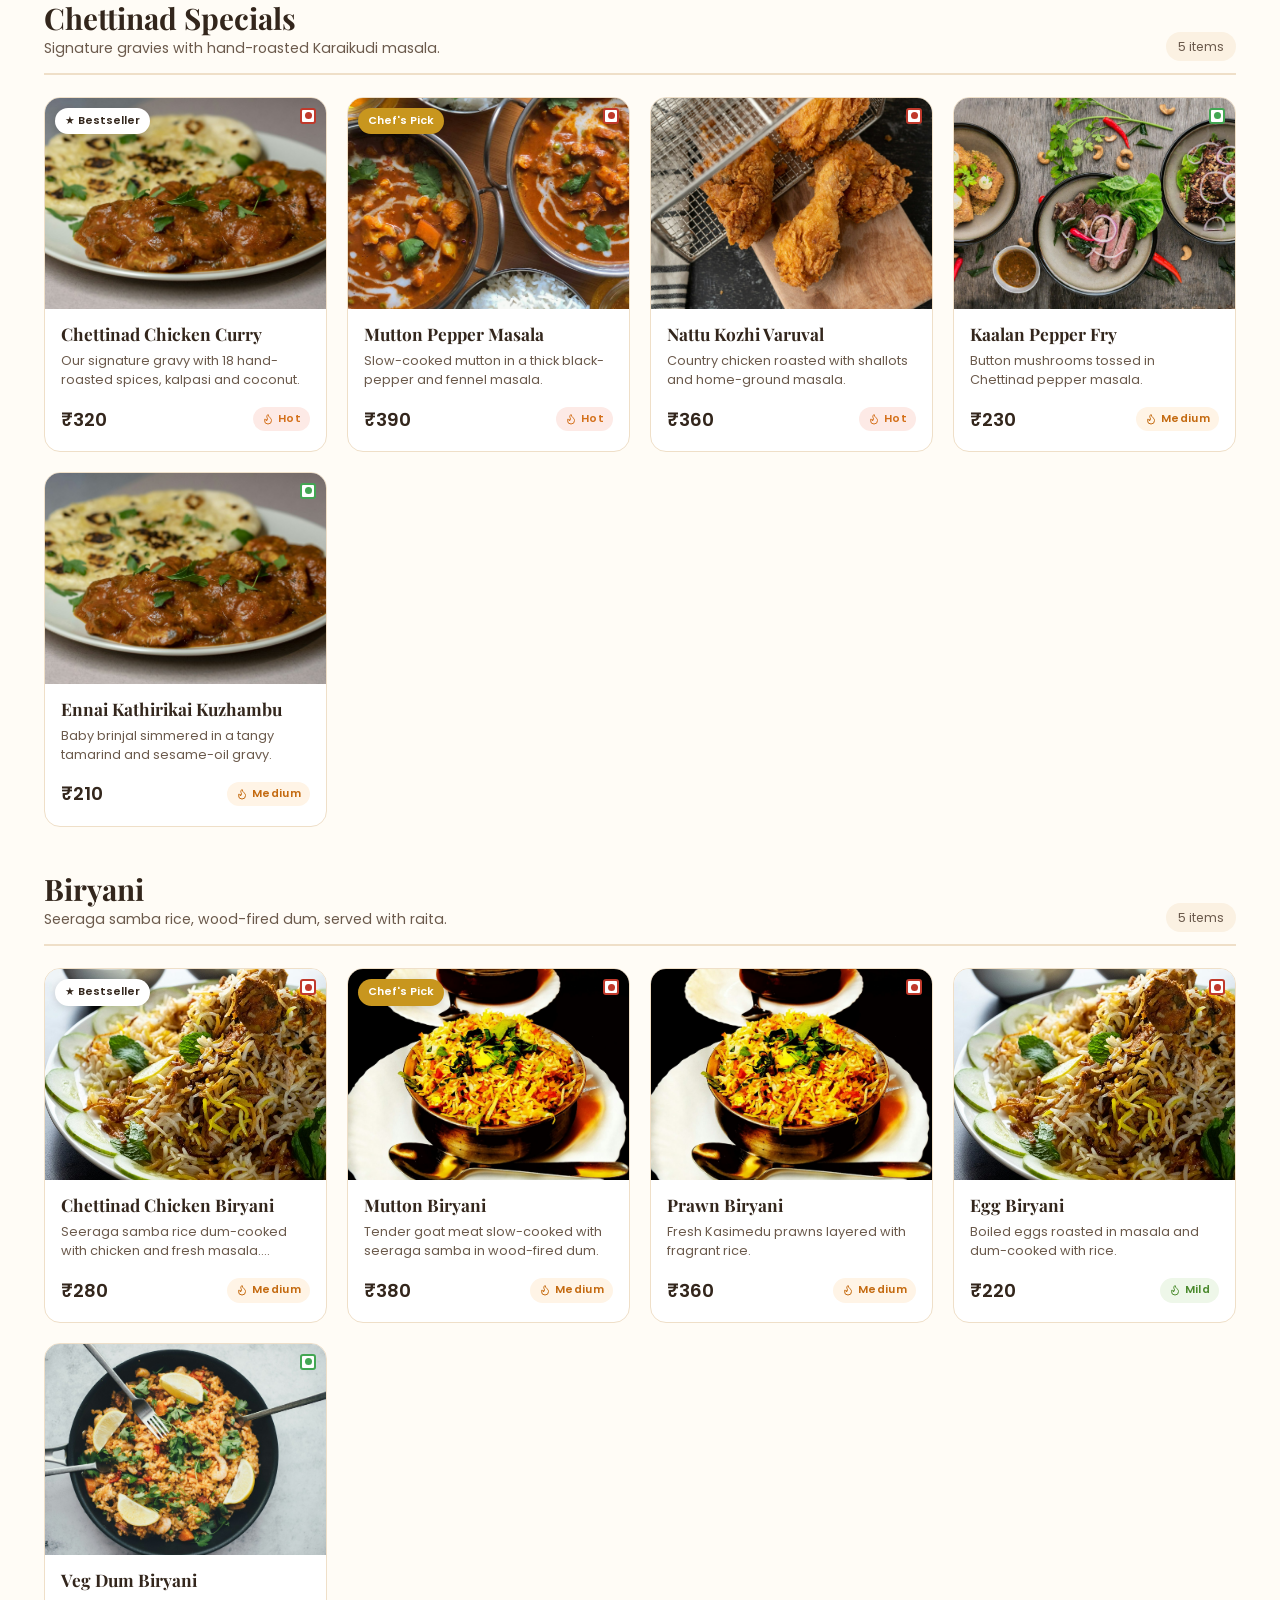
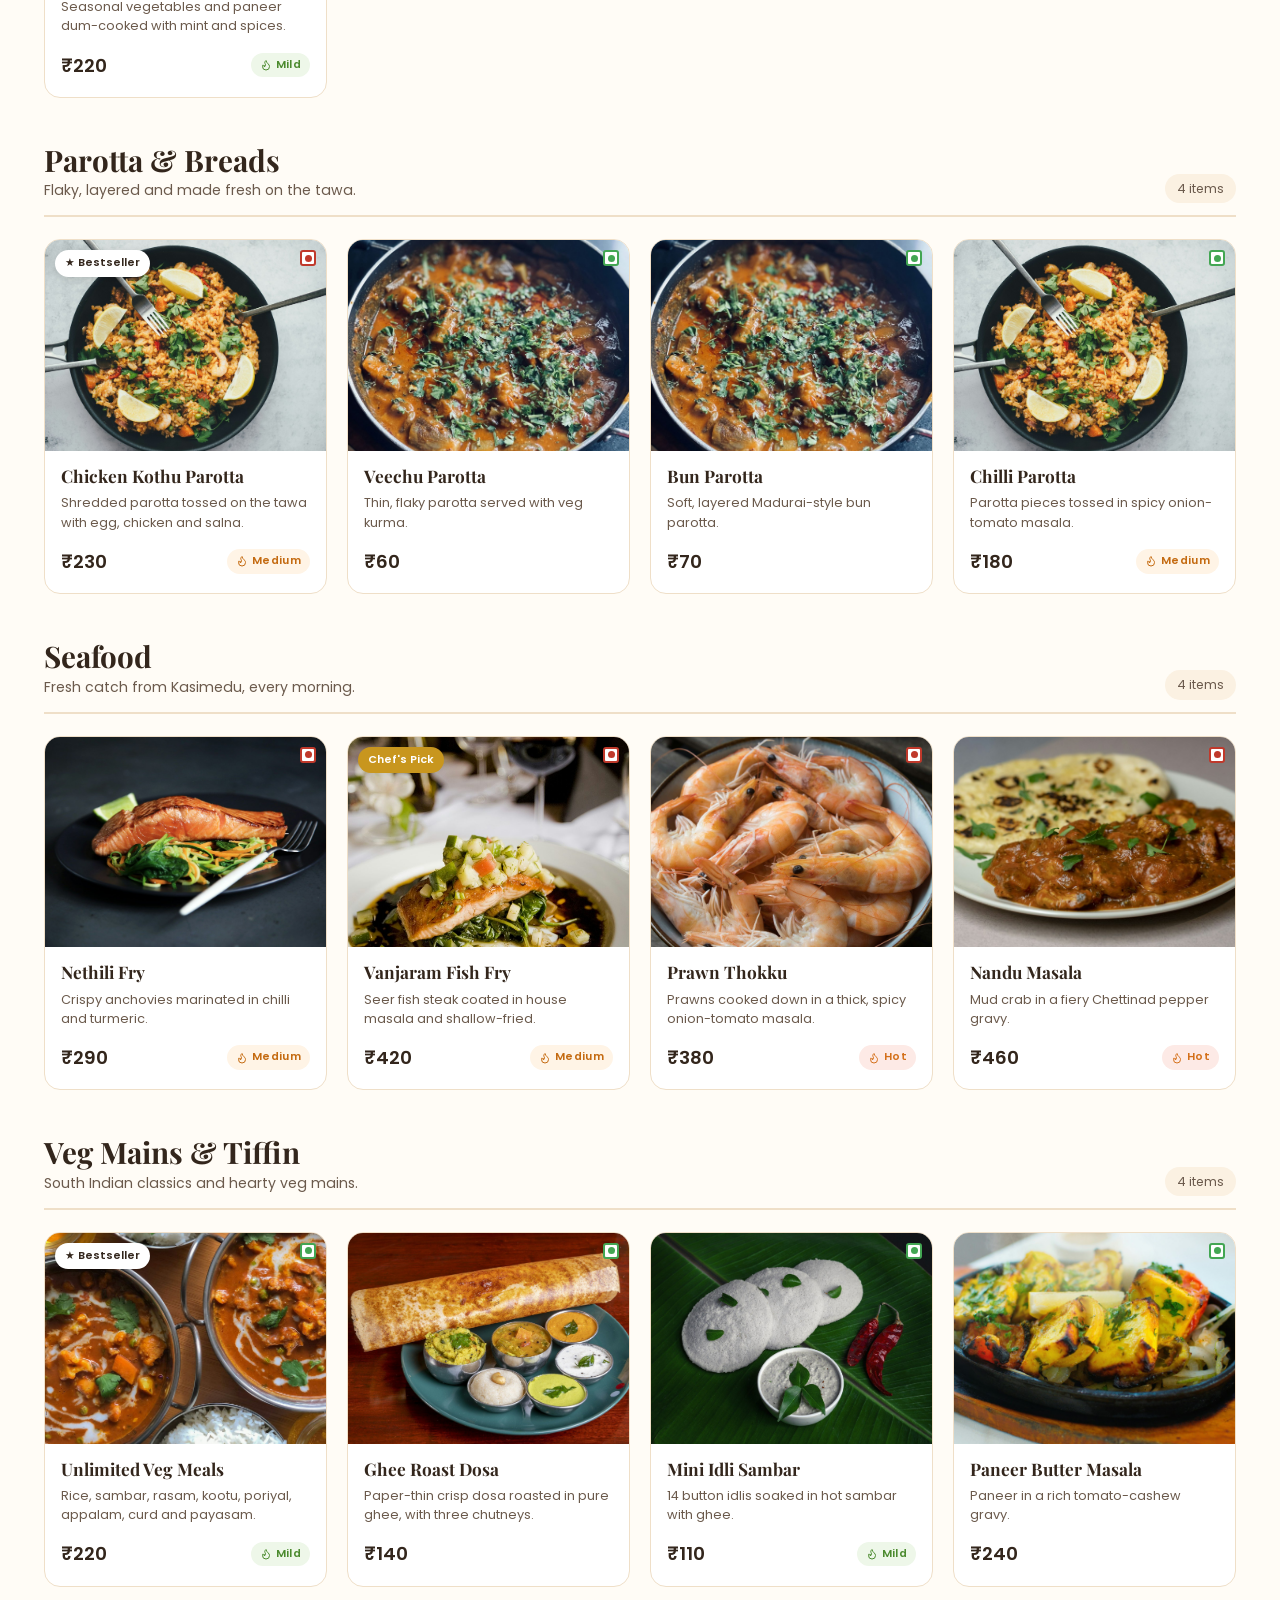
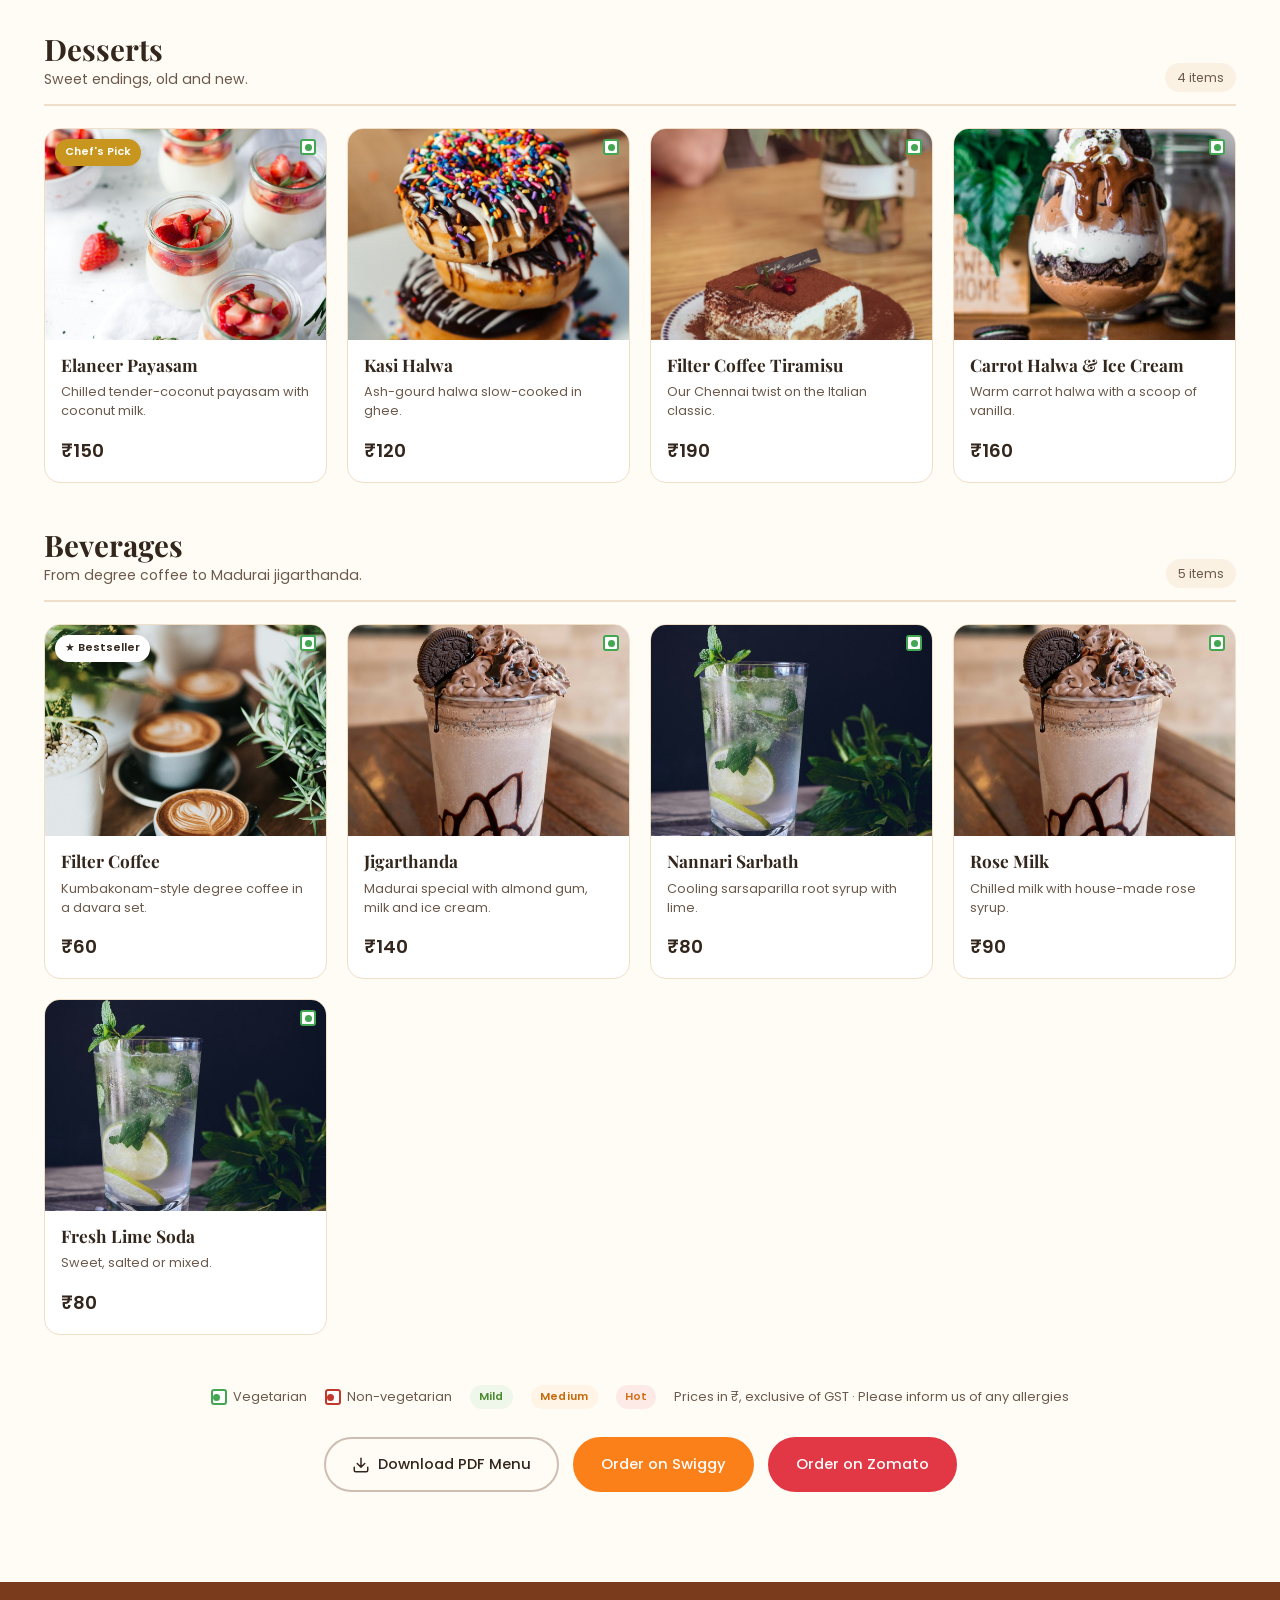
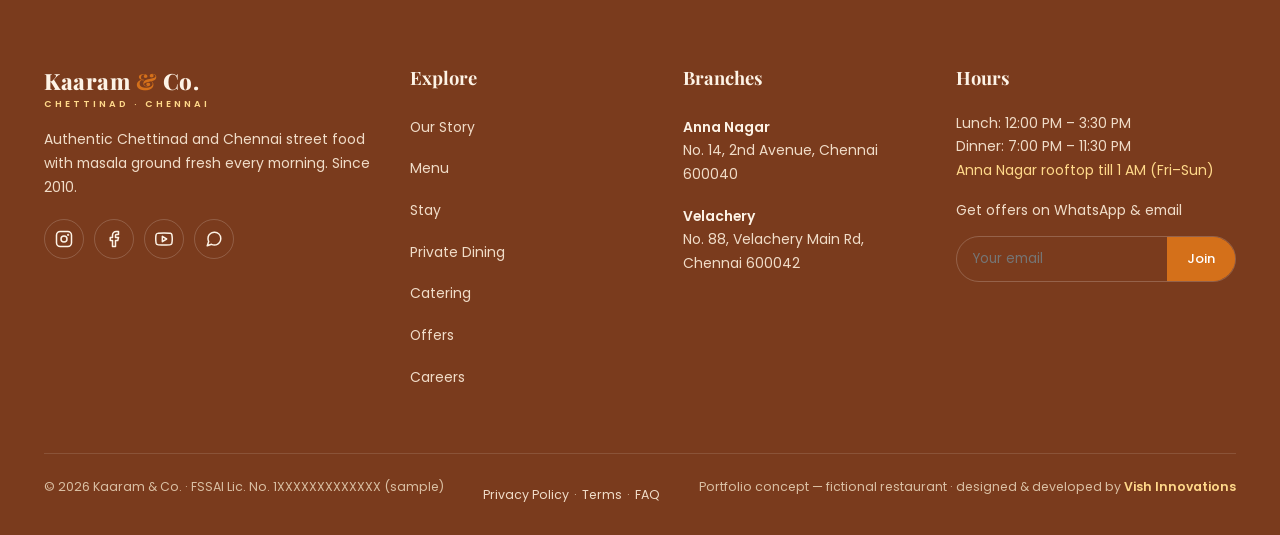
<file: menu.html>
<!DOCTYPE html>
<html lang="en">
<head>
<meta charset="UTF-8">
<meta name="viewport" content="width=device-width, initial-scale=1.0">
<title>Menu | Kaaram &amp; Co.</title>
<meta name="description" content="Kaaram &amp; Co. – authentic Chettinad and Chennai street food with a rooftop in Anna Nagar and family dining in Velachery. Reserve a table, stay with us, plan events and order catering.">
<meta name="theme-color" content="#d4701a">
<link rel="icon" href="assets/favicon.svg">
<link rel="preconnect" href="https://fonts.googleapis.com">
<link href="https://fonts.googleapis.com/css2?family=Playfair+Display:wght@600;700;800&family=Poppins:wght@300;400;500;600;700&display=swap" rel="stylesheet">
<link rel="stylesheet" href="css/main.css">
</head>
<body data-page="menu">
<main id="app">
<section class="page show" id="menu">
<div class="banner" style="height:380px"><img data-img="food/curry-with-naan" alt="Chettinad curry"><div class="container"><span class="eyebrow">Fresh Masala · Every Morning</span><h1>Our Menu</h1><p class="sub">36 dishes across 8 categories — from Chettinad curries to Madurai jigarthanda.</p><div class="crumb"><a href="index.html">Home</a> / Menu</div></div></div>
<div class="mbar-sticky"><div class="container"><div class="mcats" id="mTabs"></div></div></div>
<section class="section" style="padding-top:36px"><div class="container">
  <div class="mtools">
    <label class="search"><i data-ic="search"></i><input id="mSearch" placeholder="Search dishes, e.g. biryani"></label>
    <div class="mfilters"><button class="chip" data-f="veg"><span class="vg"></span>Veg</button><button class="chip" data-f="nonveg"><span class="vg nv"></span>Non-veg</button><button class="chip" data-f="best">Bestsellers</button><button class="chip" data-f="chef">Chef's Picks</button></div>
    <div class="vtoggle"><button data-view="grid"><i data-ic="grid"></i>Grid</button><button data-view="list"><i data-ic="menu"></i>List</button></div>
  </div>
  <div class="mcount" id="mCount"></div>
  <div id="mGrid"></div>
  <div class="mlegend"><span><span class="vg"></span>Vegetarian</span><span><span class="vg nv"></span>Non-vegetarian</span><span class="spice s1">Mild</span><span class="spice s2">Medium</span><span class="spice s3">Hot</span><span>Prices in ₹, exclusive of GST · Please inform us of any allergies</span></div>
  <div class="btns" style="justify-content:center"><button class="btn btn-o" data-toast="Demo: link your PDF menu here"><i data-ic="dl"></i>Download PDF Menu</button><a class="btn btn-sw" href="https://www.swiggy.com" target="_blank" rel="noopener">Order on Swiggy</a><a class="btn btn-zo" href="https://www.zomato.com" target="_blank" rel="noopener">Order on Zomato</a></div>
</div></section>
</section>
</main>
<script src="js/boot.js"></script>
</body>
</html>
</file>
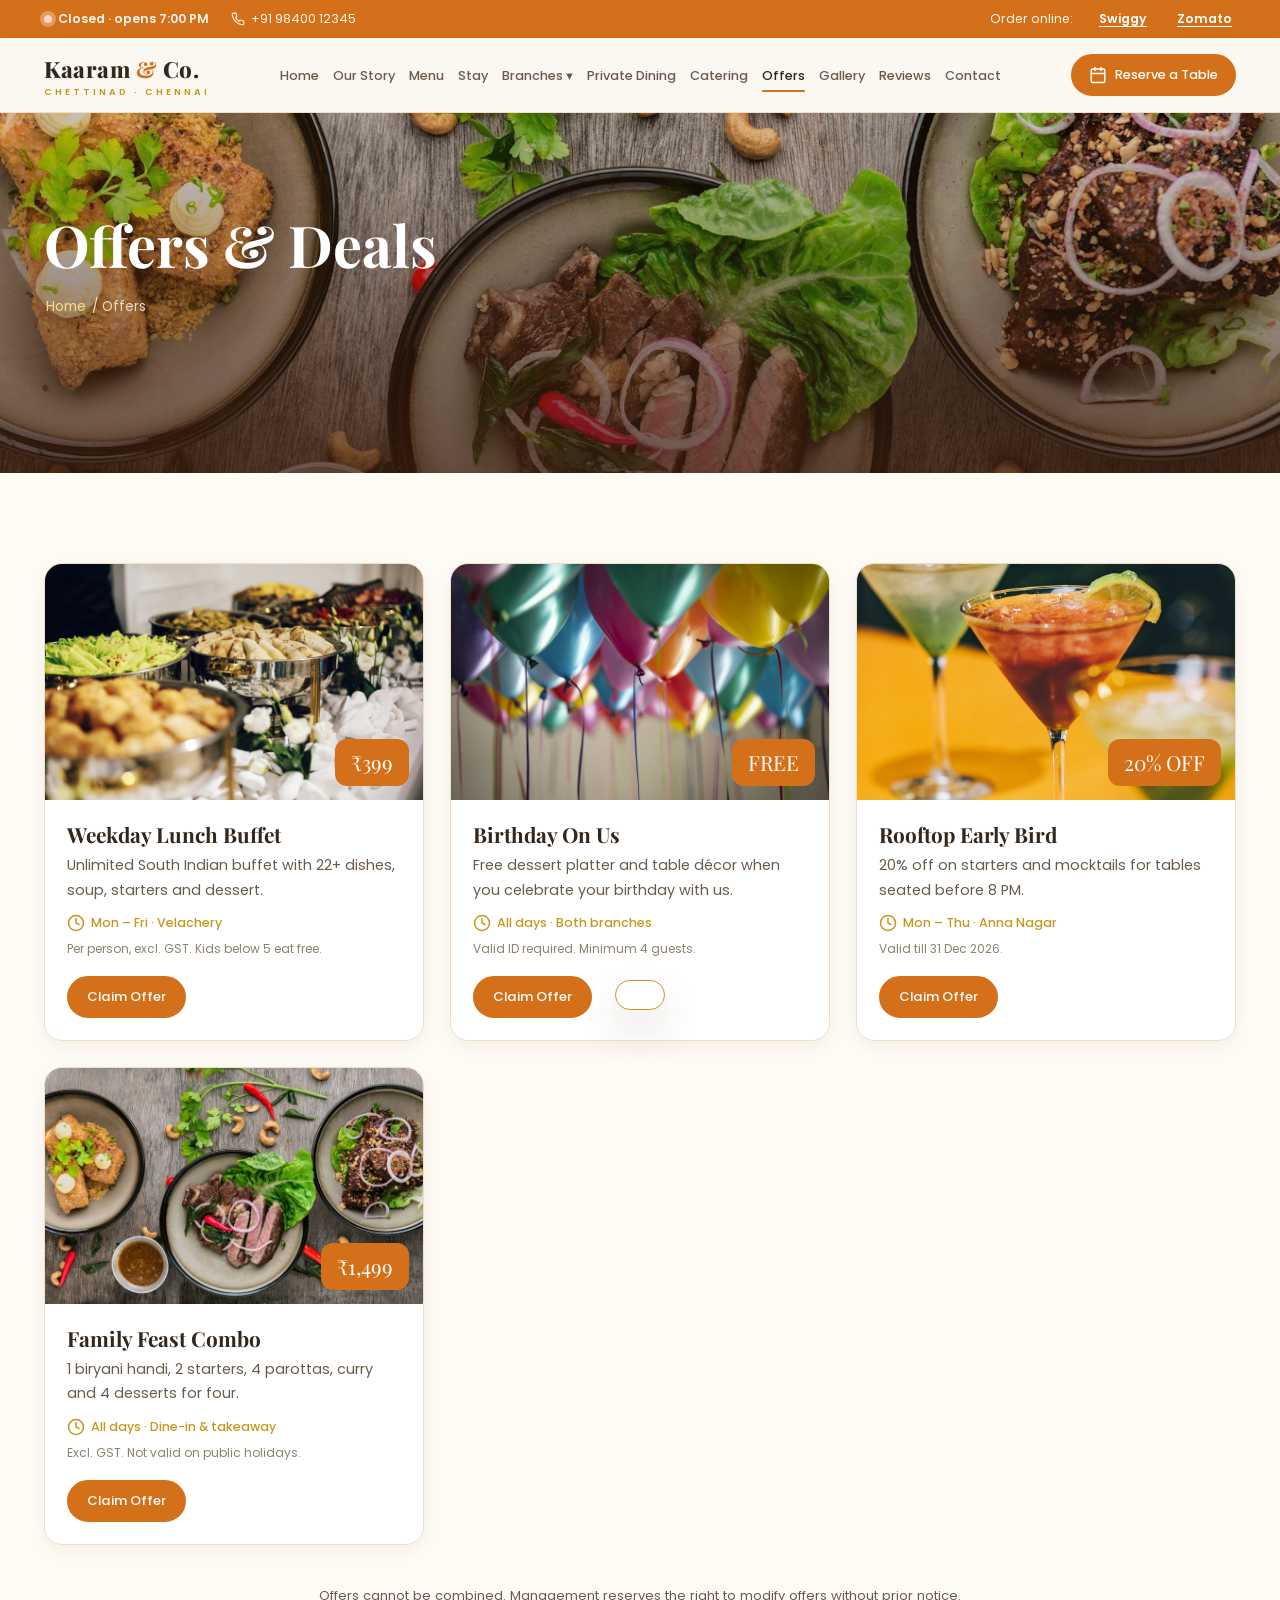
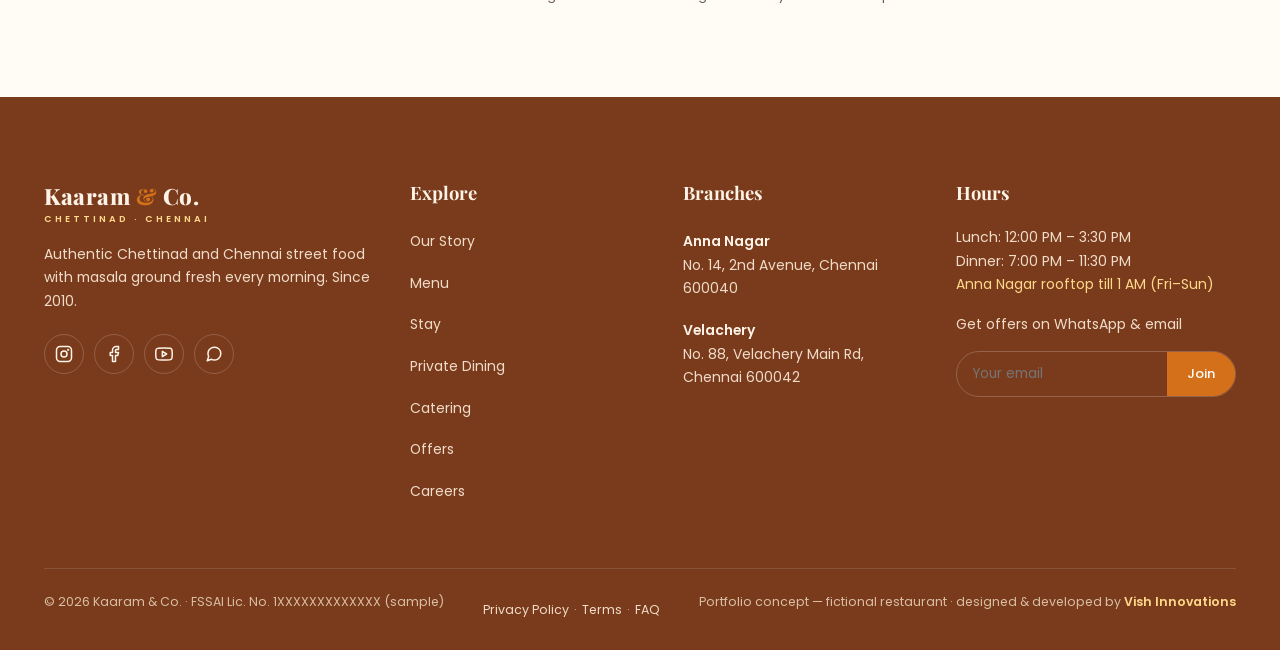
<file: offers.html>
<!DOCTYPE html>
<html lang="en">
<head>
<meta charset="UTF-8">
<meta name="viewport" content="width=device-width, initial-scale=1.0">
<title>Offers | Kaaram &amp; Co.</title>
<meta name="description" content="Kaaram &amp; Co. – authentic Chettinad and Chennai street food with a rooftop in Anna Nagar and family dining in Velachery. Reserve a table, stay with us, plan events and order catering.">
<meta name="theme-color" content="#d4701a">
<link rel="icon" href="assets/favicon.svg">
<link rel="preconnect" href="https://fonts.googleapis.com">
<link href="https://fonts.googleapis.com/css2?family=Playfair+Display:wght@600;700;800&family=Poppins:wght@300;400;500;600;700&display=swap" rel="stylesheet">
<link rel="stylesheet" href="css/main.css">
</head>
<body data-page="offers">
<main id="app">
<section class="page show" id="offers">
<div class="banner"><img data-img="food/mixed-plates-overhead" alt="Food spread"><div class="container"><h1>Offers &amp; Deals</h1><div class="crumb"><a href="index.html">Home</a> / Offers</div></div></div>
<section class="section"><div class="container"><div class="g3" id="offersAll"></div>
<p class="center mt" style="color:var(--muted);font-size:.82rem">Offers cannot be combined. Management reserves the right to modify offers without prior notice.</p></div></section>
</section>
</main>
<script src="js/boot.js"></script>
</body>
</html>
</file>
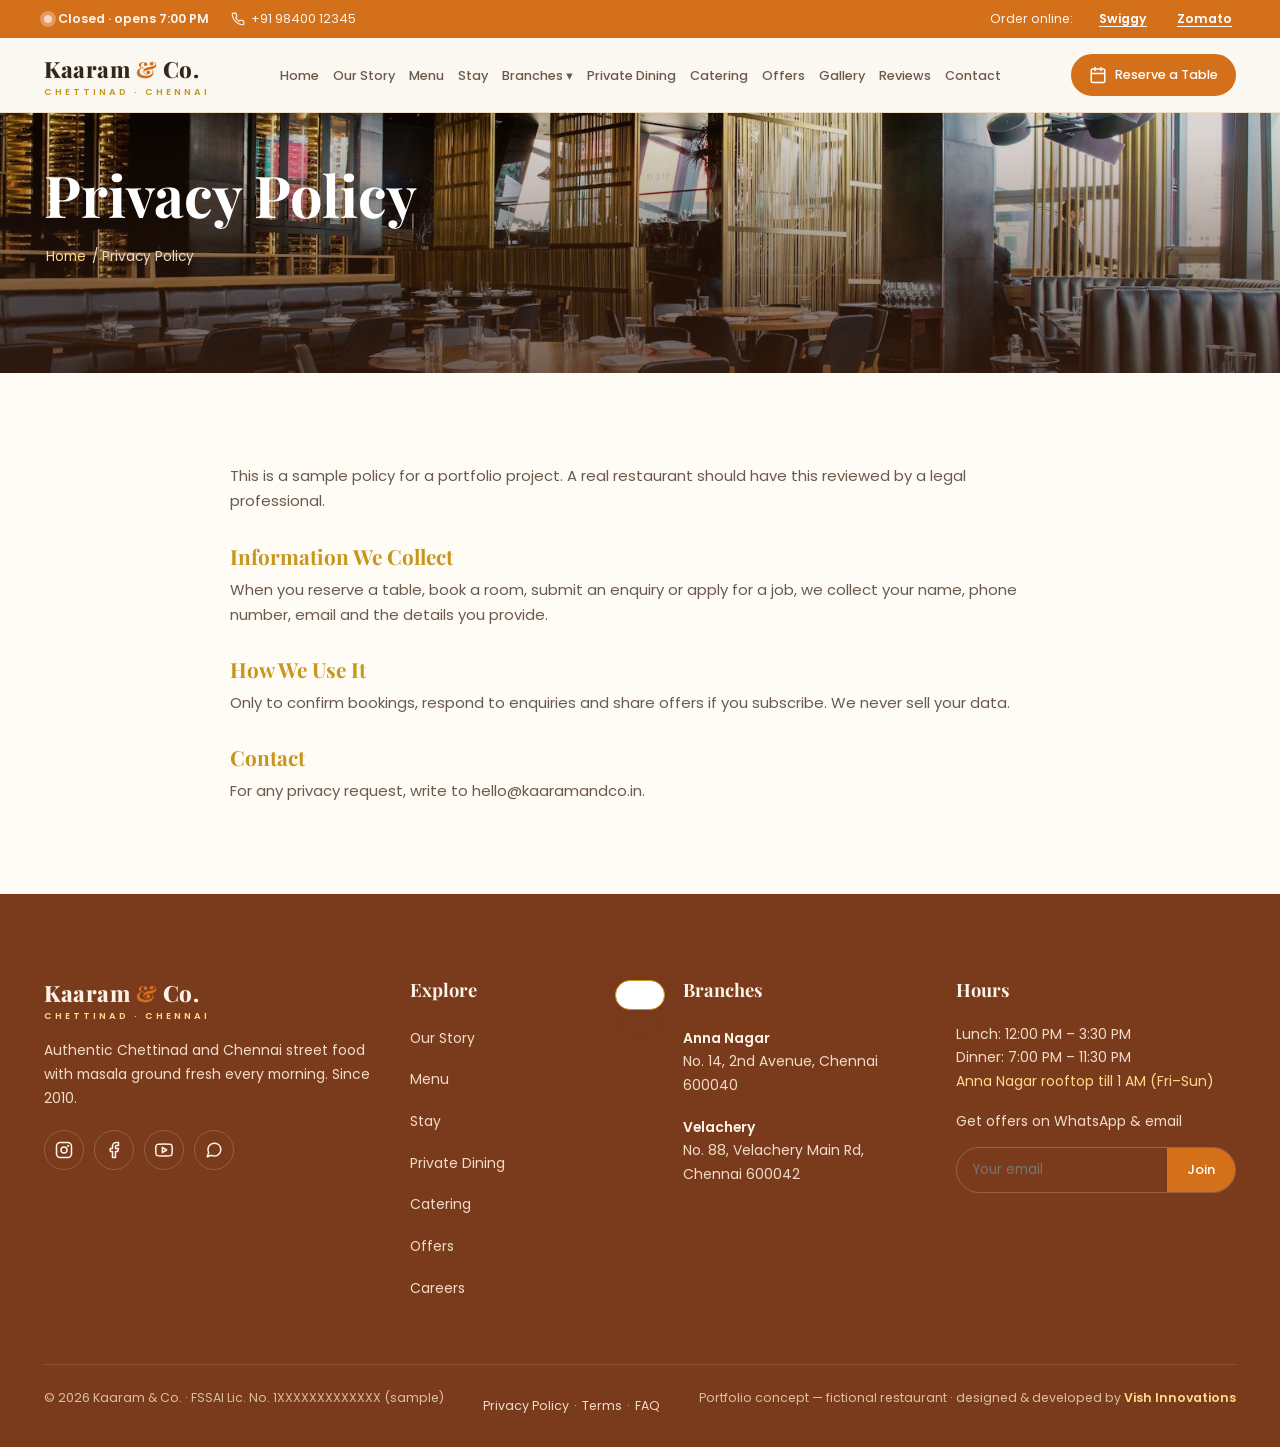
<file: privacy.html>
<!DOCTYPE html>
<html lang="en">
<head>
<meta charset="UTF-8">
<meta name="viewport" content="width=device-width, initial-scale=1.0">
<title>Privacy Policy | Kaaram &amp; Co.</title>
<meta name="description" content="Kaaram &amp; Co. – authentic Chettinad and Chennai street food with a rooftop in Anna Nagar and family dining in Velachery. Reserve a table, stay with us, plan events and order catering.">
<meta name="theme-color" content="#d4701a">
<link rel="icon" href="assets/favicon.svg">
<link rel="preconnect" href="https://fonts.googleapis.com">
<link href="https://fonts.googleapis.com/css2?family=Playfair+Display:wght@600;700;800&family=Poppins:wght@300;400;500;600;700&display=swap" rel="stylesheet">
<link rel="stylesheet" href="css/main.css">
</head>
<body data-page="privacy">
<main id="app">
<section class="page show" id="privacy">
<div class="banner" style="height:260px"><img data-img="venues/restaurant-dining-hall" alt=""><div class="container"><h1>Privacy Policy</h1><div class="crumb"><a href="index.html">Home</a> / Privacy Policy</div></div></div>
<section class="section"><div class="container legal">
  <p>This is a sample policy for a portfolio project. A real restaurant should have this reviewed by a legal professional.</p>
  <h3>Information We Collect</h3><p>When you reserve a table, book a room, submit an enquiry or apply for a job, we collect your name, phone number, email and the details you provide.</p>
  <h3>How We Use It</h3><p>Only to confirm bookings, respond to enquiries and share offers if you subscribe. We never sell your data.</p>
  <h3>Contact</h3><p>For any privacy request, write to hello@kaaramandco.in.</p>
</div></section>
</section>
</main>
<script src="js/boot.js"></script>
</body>
</html>
</file>
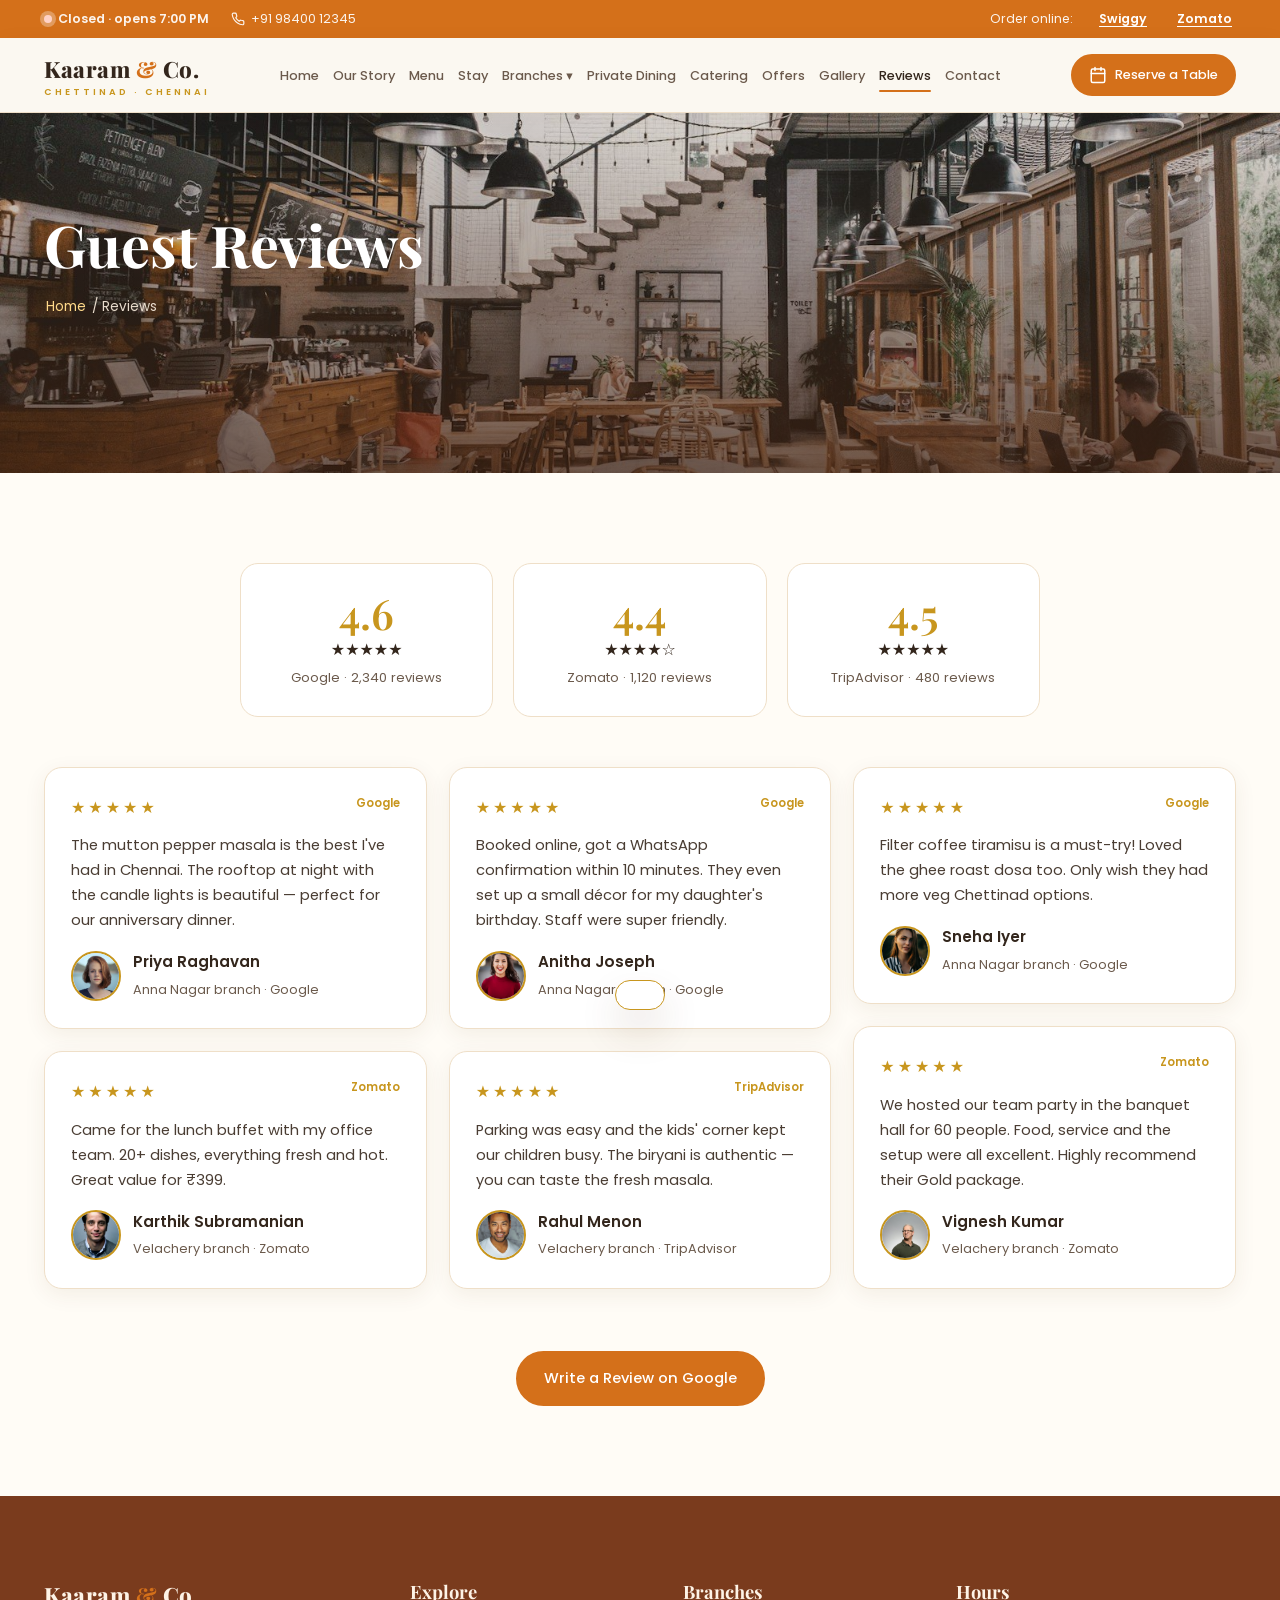
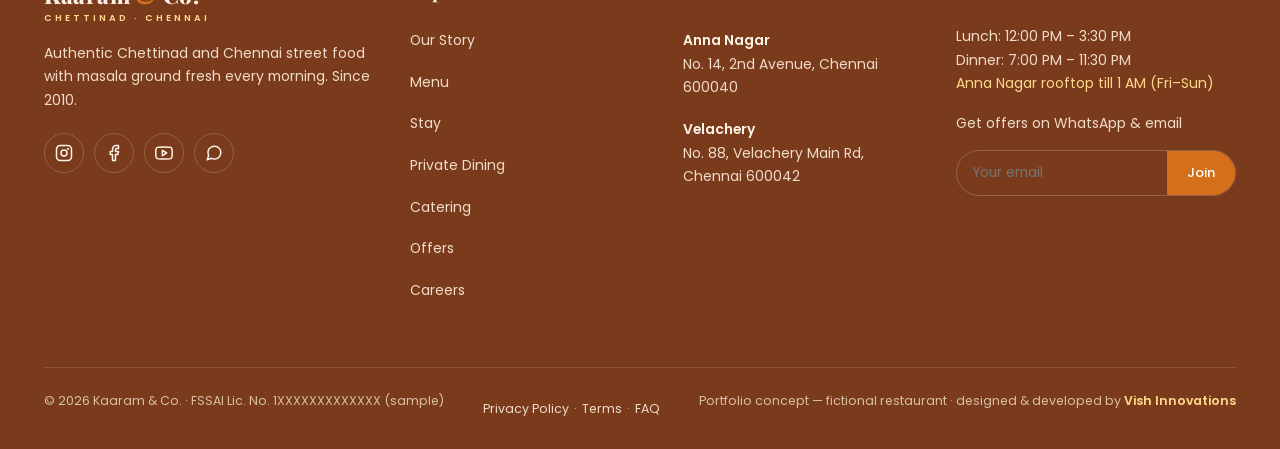
<file: reviews.html>
<!DOCTYPE html>
<html lang="en">
<head>
<meta charset="UTF-8">
<meta name="viewport" content="width=device-width, initial-scale=1.0">
<title>Reviews | Kaaram &amp; Co.</title>
<meta name="description" content="Kaaram &amp; Co. – authentic Chettinad and Chennai street food with a rooftop in Anna Nagar and family dining in Velachery. Reserve a table, stay with us, plan events and order catering.">
<meta name="theme-color" content="#d4701a">
<link rel="icon" href="assets/favicon.svg">
<link rel="preconnect" href="https://fonts.googleapis.com">
<link href="https://fonts.googleapis.com/css2?family=Playfair+Display:wght@600;700;800&family=Poppins:wght@300;400;500;600;700&display=swap" rel="stylesheet">
<link rel="stylesheet" href="css/main.css">
</head>
<body data-page="reviews">
<main id="app">
<section class="page show" id="reviews">
<div class="banner"><img data-img="venues/industrial-cafe-interior" alt="Guests dining"><div class="container"><h1>Guest Reviews</h1><div class="crumb"><a href="index.html">Home</a> / Reviews</div></div></div>
<section class="section"><div class="container">
  <div class="score"><div><b>4.6</b>★★★★★<br><span>Google · 2,340 reviews</span></div><div><b>4.4</b>★★★★☆<br><span>Zomato · 1,120 reviews</span></div><div><b>4.5</b>★★★★★<br><span>TripAdvisor · 480 reviews</span></div></div>
  <div class="rgrid" id="rGrid"></div>
  <div class="center mt"><a class="btn" href="https://www.google.com/maps" target="_blank" rel="noopener">Write a Review on Google</a></div>
</div></section>
</section>
</main>
<script src="js/boot.js"></script>
</body>
</html>
</file>
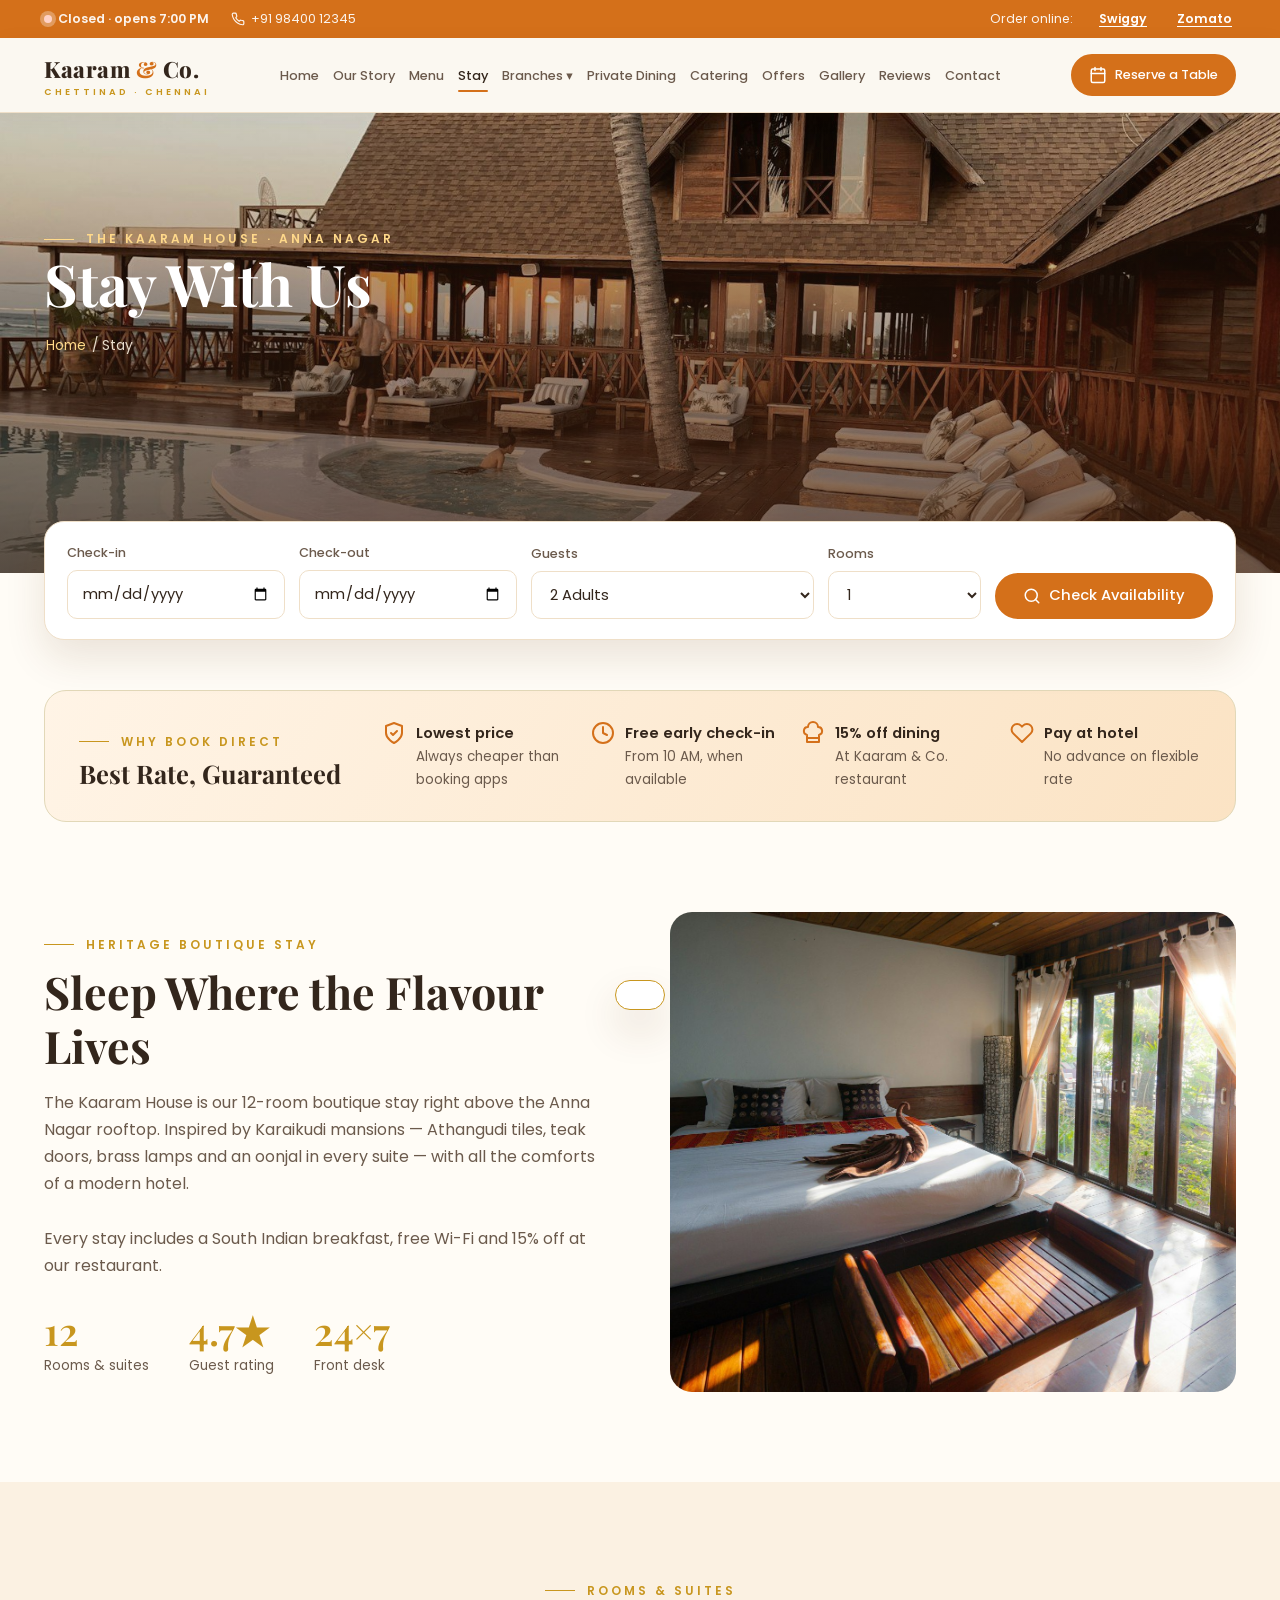
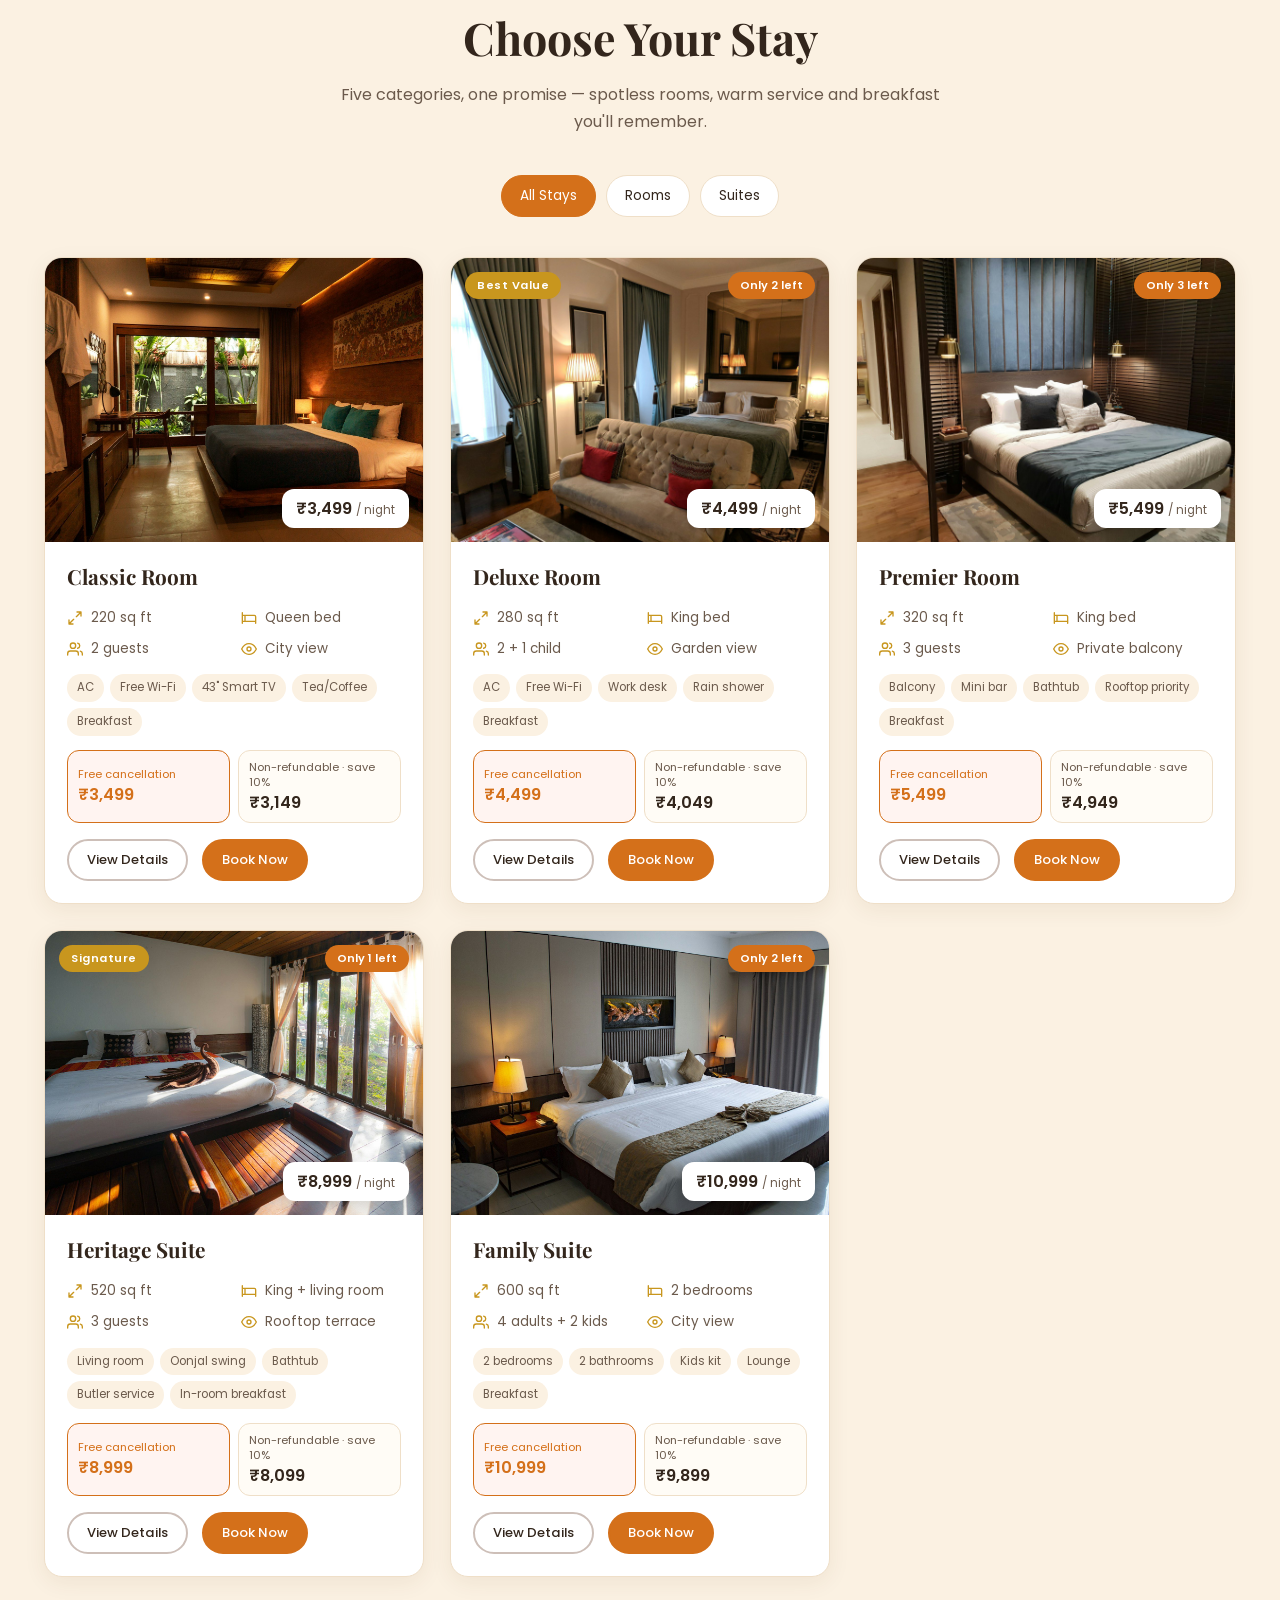
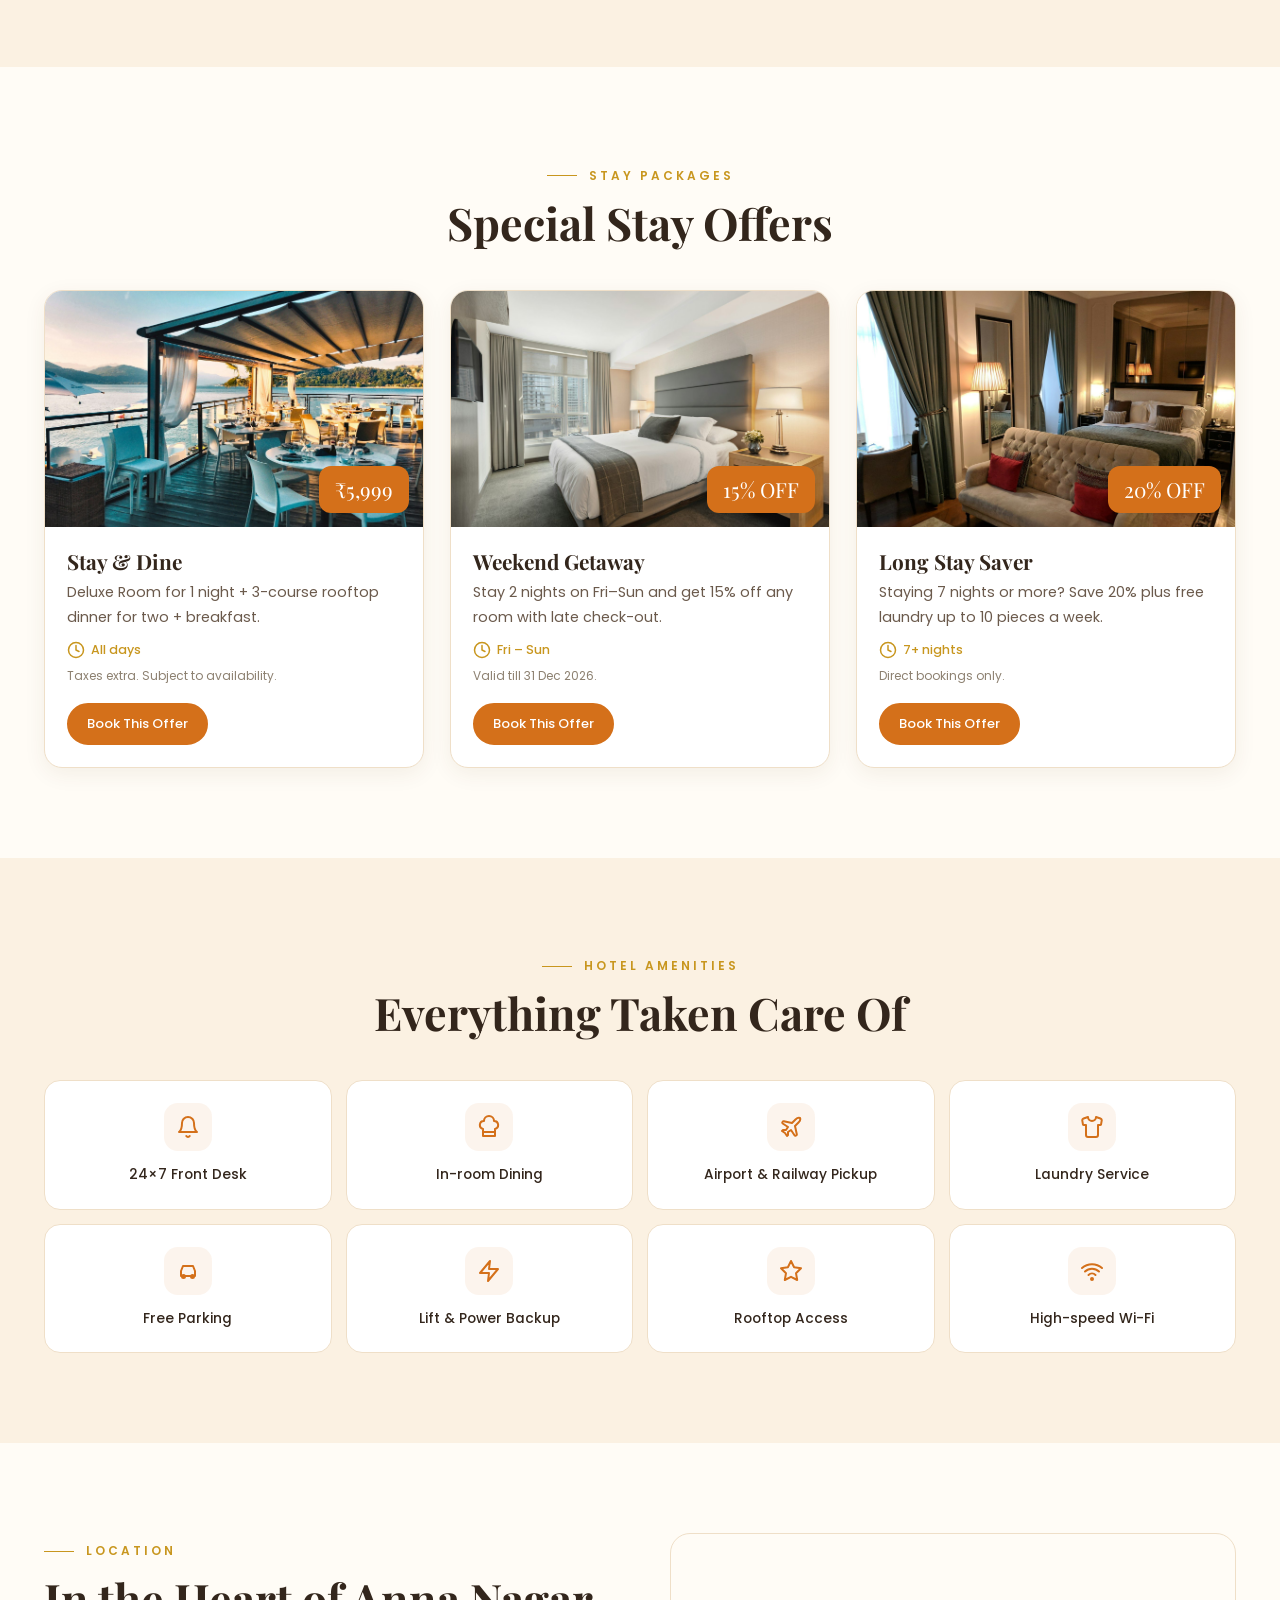
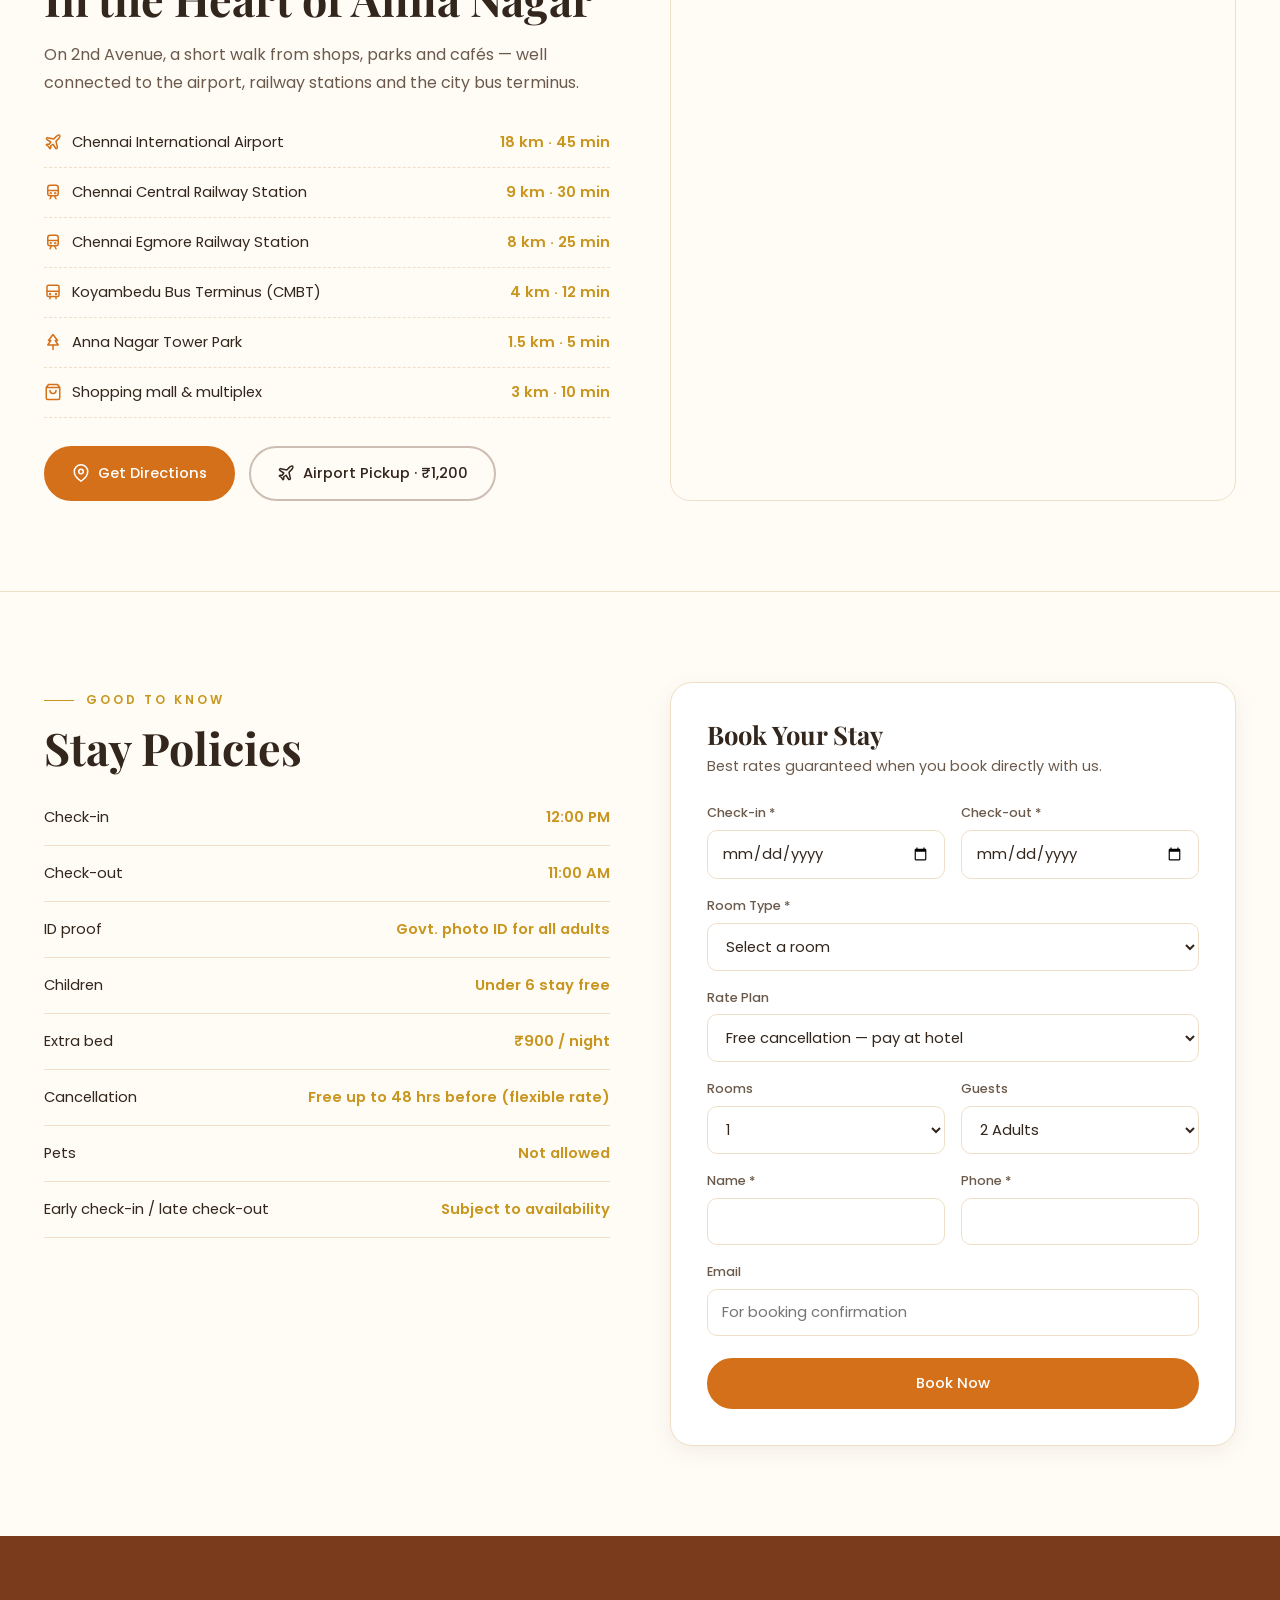
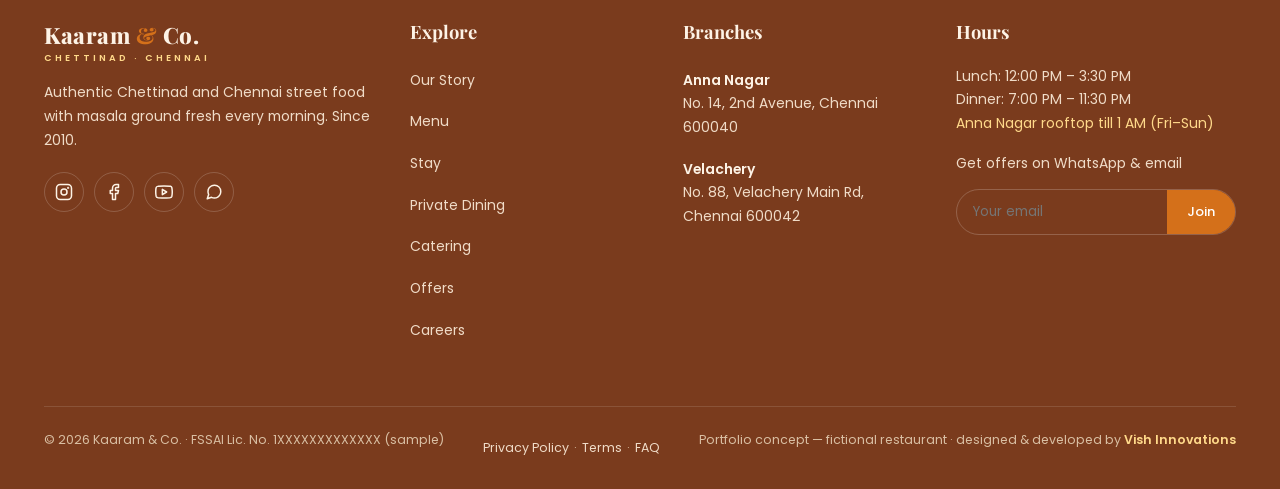
<file: stay.html>
<!DOCTYPE html>
<html lang="en">
<head>
<meta charset="UTF-8">
<meta name="viewport" content="width=device-width, initial-scale=1.0">
<title>Stay With Us — The Kaaram House | Kaaram &amp; Co.</title>
<meta name="description" content="Kaaram &amp; Co. – authentic Chettinad and Chennai street food with a rooftop in Anna Nagar and family dining in Velachery. Reserve a table, stay with us, plan events and order catering.">
<meta name="theme-color" content="#d4701a">
<link rel="icon" href="assets/favicon.svg">
<link rel="preconnect" href="https://fonts.googleapis.com">
<link href="https://fonts.googleapis.com/css2?family=Playfair+Display:wght@600;700;800&family=Poppins:wght@300;400;500;600;700&display=swap" rel="stylesheet">
<link rel="stylesheet" href="css/main.css">
</head>
<body data-page="stay">
<main id="app">
<section class="page show" id="stay">
<div class="banner tall" style="height:460px"><img data-img="stay/resort-pool-deck" alt="The Kaaram House"><div class="container"><span class="eyebrow">The Kaaram House · Anna Nagar</span><h1>Stay With Us</h1><div class="crumb"><a href="index.html">Home</a> / Stay</div></div></div>
<div class="bbar-wrap"><div class="container">
  <form class="bbar" id="bbar" novalidate>
    <div class="f"><label>Check-in</label><input type="date" id="bIn"></div>
    <div class="f"><label>Check-out</label><input type="date" id="bOut"></div>
    <div class="f"><label>Guests</label><select id="bPax"><option>1 Adult</option><option selected>2 Adults</option><option>2 Adults + 1 Child</option><option>2 Adults + 2 Children</option><option>3 Adults</option><option>4 Adults</option></select></div>
    <div class="f"><label>Rooms</label><select id="bRooms"><option>1</option><option>2</option><option>3</option><option>4</option><option>5</option></select></div>
    <button class="btn" type="submit"><i data-ic="search"></i>Check Availability</button>
  </form>
</div></div>
<section class="section" style="padding:50px 0 0"><div class="container"><div class="direct">
  <div><span class="eyebrow">Why Book Direct</span><h3>Best Rate, Guaranteed</h3></div>
  <div class="di">
    <div><i data-ic="shield"></i><p><b>Lowest price</b><span>Always cheaper than booking apps</span></p></div>
    <div><i data-ic="clock"></i><p><b>Free early check-in</b><span>From 10 AM, when available</span></p></div>
    <div><i data-ic="chef"></i><p><b>15% off dining</b><span>At Kaaram &amp; Co. restaurant</span></p></div>
    <div><i data-ic="heart"></i><p><b>Pay at hotel</b><span>No advance on flexible rate</span></p></div>
  </div>
</div></div></section>
<section class="section"><div class="container g2">
  <div class="reveal"><span class="eyebrow">Heritage Boutique Stay</span><h2 class="title">Sleep Where the Flavour Lives</h2>
    <p class="lead">The Kaaram House is our 12-room boutique stay right above the Anna Nagar rooftop. Inspired by Karaikudi mansions — Athangudi tiles, teak doors, brass lamps and an oonjal in every suite — with all the comforts of a modern hotel.</p><br>
    <p class="lead">Every stay includes a South Indian breakfast, free Wi-Fi and 15% off at our restaurant.</p>
    <div class="stats"><div class="stat"><b>12</b><span>Rooms &amp; suites</span></div><div class="stat"><b>4.7★</b><span>Guest rating</span></div><div class="stat"><b>24×7</b><span>Front desk</span></div></div></div>
  <div class="reveal"><img data-img="stay/room-teak-bench" alt="Suite interior" style="border-radius:22px;height:480px;width:100%;object-fit:cover"></div>
</div></section>
<section class="section alt"><div class="container">
  <div class="center"><span class="eyebrow">Rooms &amp; Suites</span><h2 class="title">Choose Your Stay</h2><p class="lead">Five categories, one promise — spotless rooms, warm service and breakfast you'll remember.</p></div>
  <div class="tabs mt" id="rmTabs"></div>
  <div class="avail" id="avail"></div>
  <div class="g3" id="roomGrid"></div>
</div></section>
<section class="section"><div class="container">
  <div class="center"><span class="eyebrow">Stay Packages</span><h2 class="title">Special Stay Offers</h2></div>
  <div class="g3 mt" id="stayPkgs"></div>
</div></section>
<section class="section alt"><div class="container">
  <div class="center"><span class="eyebrow">Hotel Amenities</span><h2 class="title">Everything Taken Care Of</h2></div>
  <div class="fac mt" id="stayAmen"></div>
</div></section>
<section class="section" style="border-bottom:1px solid var(--line)"><div class="container g2" style="align-items:stretch">
  <div><span class="eyebrow">Location</span><h2 class="title">In the Heart of Anna Nagar</h2>
    <p class="lead">On 2nd Avenue, a short walk from shops, parks and cafés — well connected to the airport, railway stations and the city bus terminus.</p>
    <ul class="near">
      <li><span><i data-ic="plane"></i>Chennai International Airport</span><span>18 km · 45 min</span></li>
      <li><span><i data-ic="train"></i>Chennai Central Railway Station</span><span>9 km · 30 min</span></li>
      <li><span><i data-ic="train"></i>Chennai Egmore Railway Station</span><span>8 km · 25 min</span></li>
      <li><span><i data-ic="bus"></i>Koyambedu Bus Terminus (CMBT)</span><span>4 km · 12 min</span></li>
      <li><span><i data-ic="tree"></i>Anna Nagar Tower Park</span><span>1.5 km · 5 min</span></li>
      <li><span><i data-ic="bag"></i>Shopping mall &amp; multiplex</span><span>3 km · 10 min</span></li>
    </ul>
    <div class="btns"><a class="btn" href="https://maps.google.com/?q=2nd+Avenue+Anna+Nagar+Chennai" target="_blank" rel="noopener"><i data-ic="pin"></i>Get Directions</a><a class="btn btn-o" href="https://wa.me/919840012345?text=Hi%2C%20I%27d%20like%20to%20book%20an%20airport%20pickup" target="_blank" rel="noopener"><i data-ic="plane"></i>Airport Pickup · ₹1,200</a></div></div>
  <div class="map"><iframe loading="lazy" title="The Kaaram House location" src="https://maps.google.com/maps?q=2nd%20Avenue%20Anna%20Nagar%20Chennai&z=15&output=embed"></iframe></div>
</div></section>
<section class="section"><div class="container g2" style="align-items:start">
  <div><span class="eyebrow">Good to Know</span><h2 class="title">Stay Policies</h2>
    <ul class="policy">
      <li><span>Check-in</span><span>12:00 PM</span></li><li><span>Check-out</span><span>11:00 AM</span></li>
      <li><span>ID proof</span><span>Govt. photo ID for all adults</span></li><li><span>Children</span><span>Under 6 stay free</span></li>
      <li><span>Extra bed</span><span>₹900 / night</span></li><li><span>Cancellation</span><span>Free up to 48 hrs before (flexible rate)</span></li>
      <li><span>Pets</span><span>Not allowed</span></li><li><span>Early check-in / late check-out</span><span>Subject to availability</span></li>
    </ul></div>
  <form class="form" id="stayForm" novalidate>
    <h3>Book Your Stay</h3><p>Best rates guaranteed when you book directly with us.</p>
    <div class="fg">
      <div class="f"><label>Check-in *</label><input type="date" id="sIn"><span class="e">Pick a check-in date</span></div>
      <div class="f"><label>Check-out *</label><input type="date" id="sOut"><span class="e">Must be after check-in</span></div>
      <div class="f full"><label>Room Type *</label><select id="sRoom"><option value="">Select a room</option></select><span class="e">Select a room type</span></div>
      <div class="f full"><label>Rate Plan</label><select id="sRate"><option value="flex">Free cancellation — pay at hotel</option><option value="nr">Non-refundable — save 10%</option></select></div>
      <div class="f"><label>Rooms</label><select id="sRooms"><option>1</option><option>2</option><option>3</option><option>4</option><option>5</option></select></div>
      <div class="f"><label>Guests</label><select id="sPax"><option>1 Adult</option><option selected>2 Adults</option><option>2 Adults + 1 Child</option><option>2 Adults + 2 Children</option><option>3 Adults</option><option>4 Adults</option></select></div>
      <div class="f"><label>Name *</label><input id="sName"><span class="e">Please enter your name</span></div>
      <div class="f"><label>Phone *</label><input id="sPhone" type="tel"><span class="e">Enter a valid 10-digit number</span></div>
      <div class="f full"><label>Email</label><input id="sMail" type="email" placeholder="For booking confirmation"></div>
    </div>
    <div class="stay-sum" id="staySum"></div>
    <button class="btn" type="submit">Book Now</button>
    <div class="ok" id="stayOk"></div>
  </form>
</div></section>
<div class="modal" id="roomModal"><div class="modal-box" style="max-width:880px"><div class="rm-d" id="roomDetail"></div></div></div>
</section>
</main>
<script src="js/boot.js"></script>
</body>
</html>
</file>
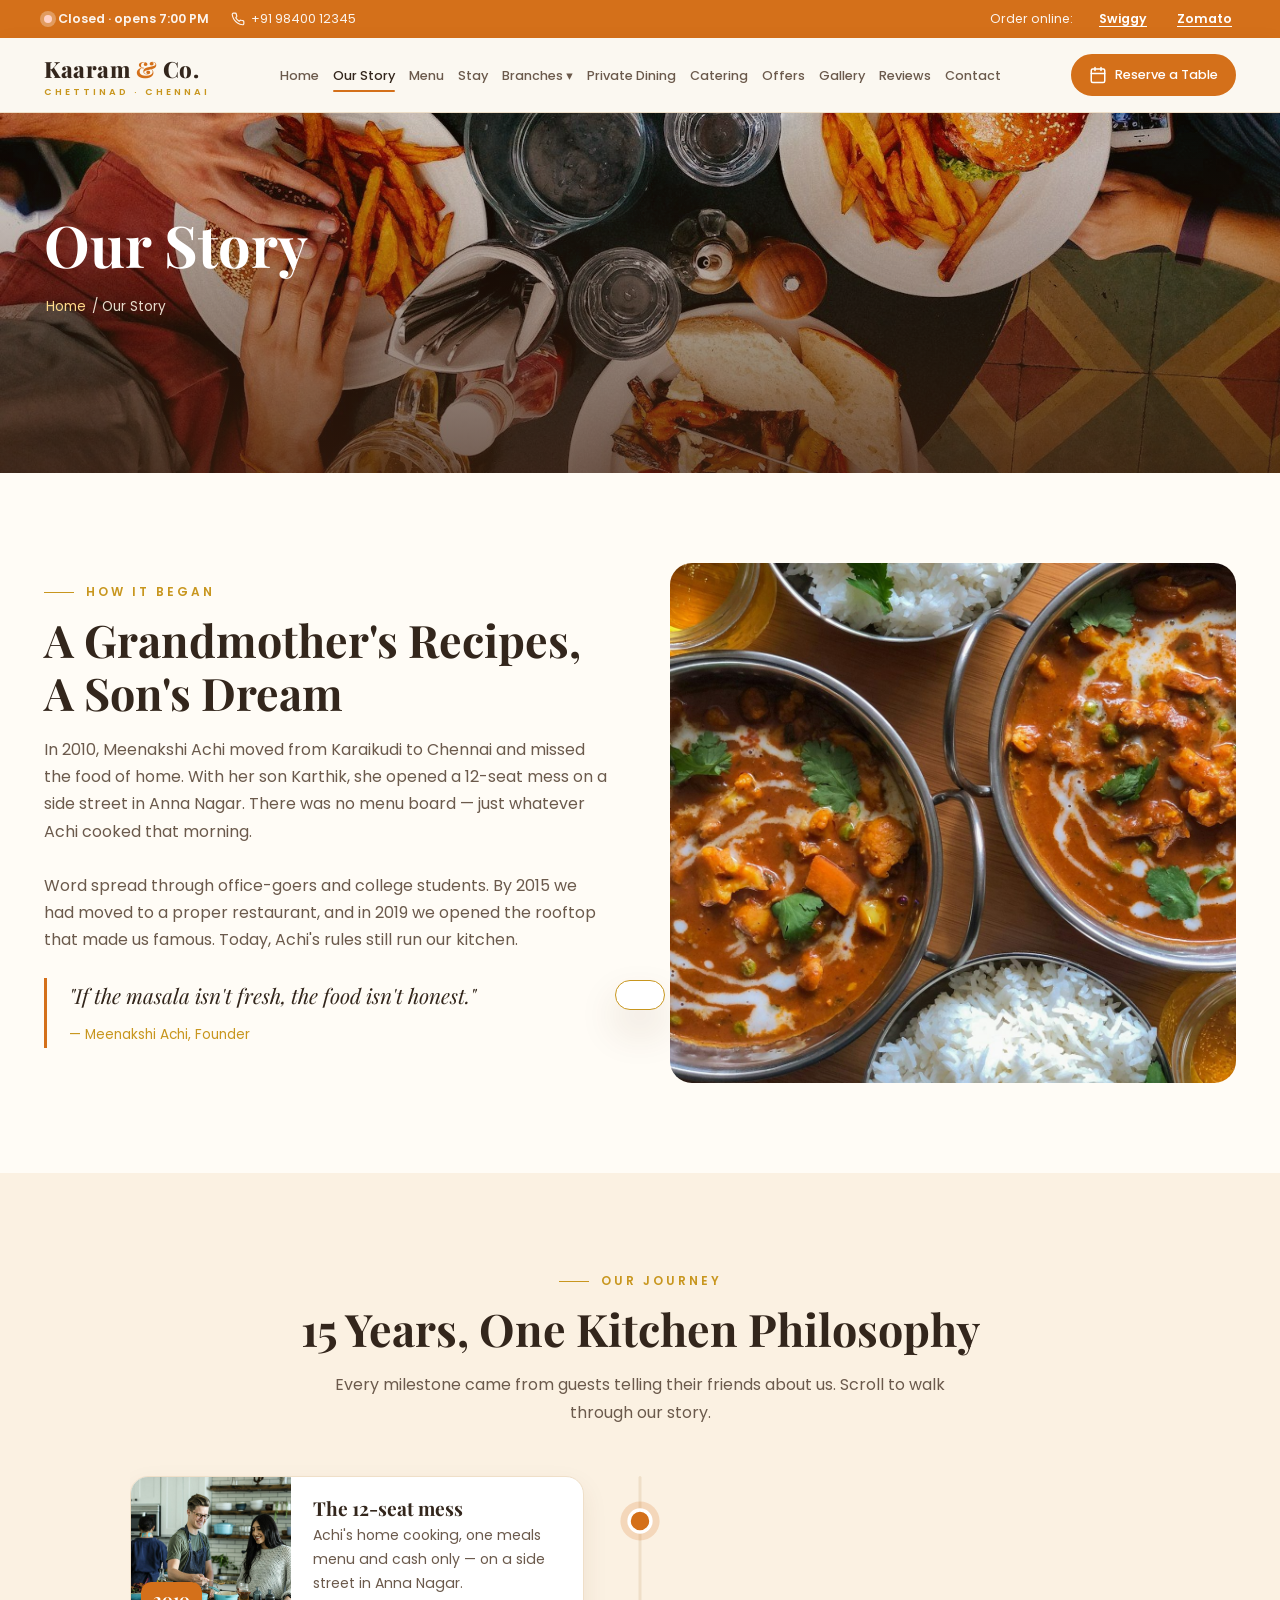
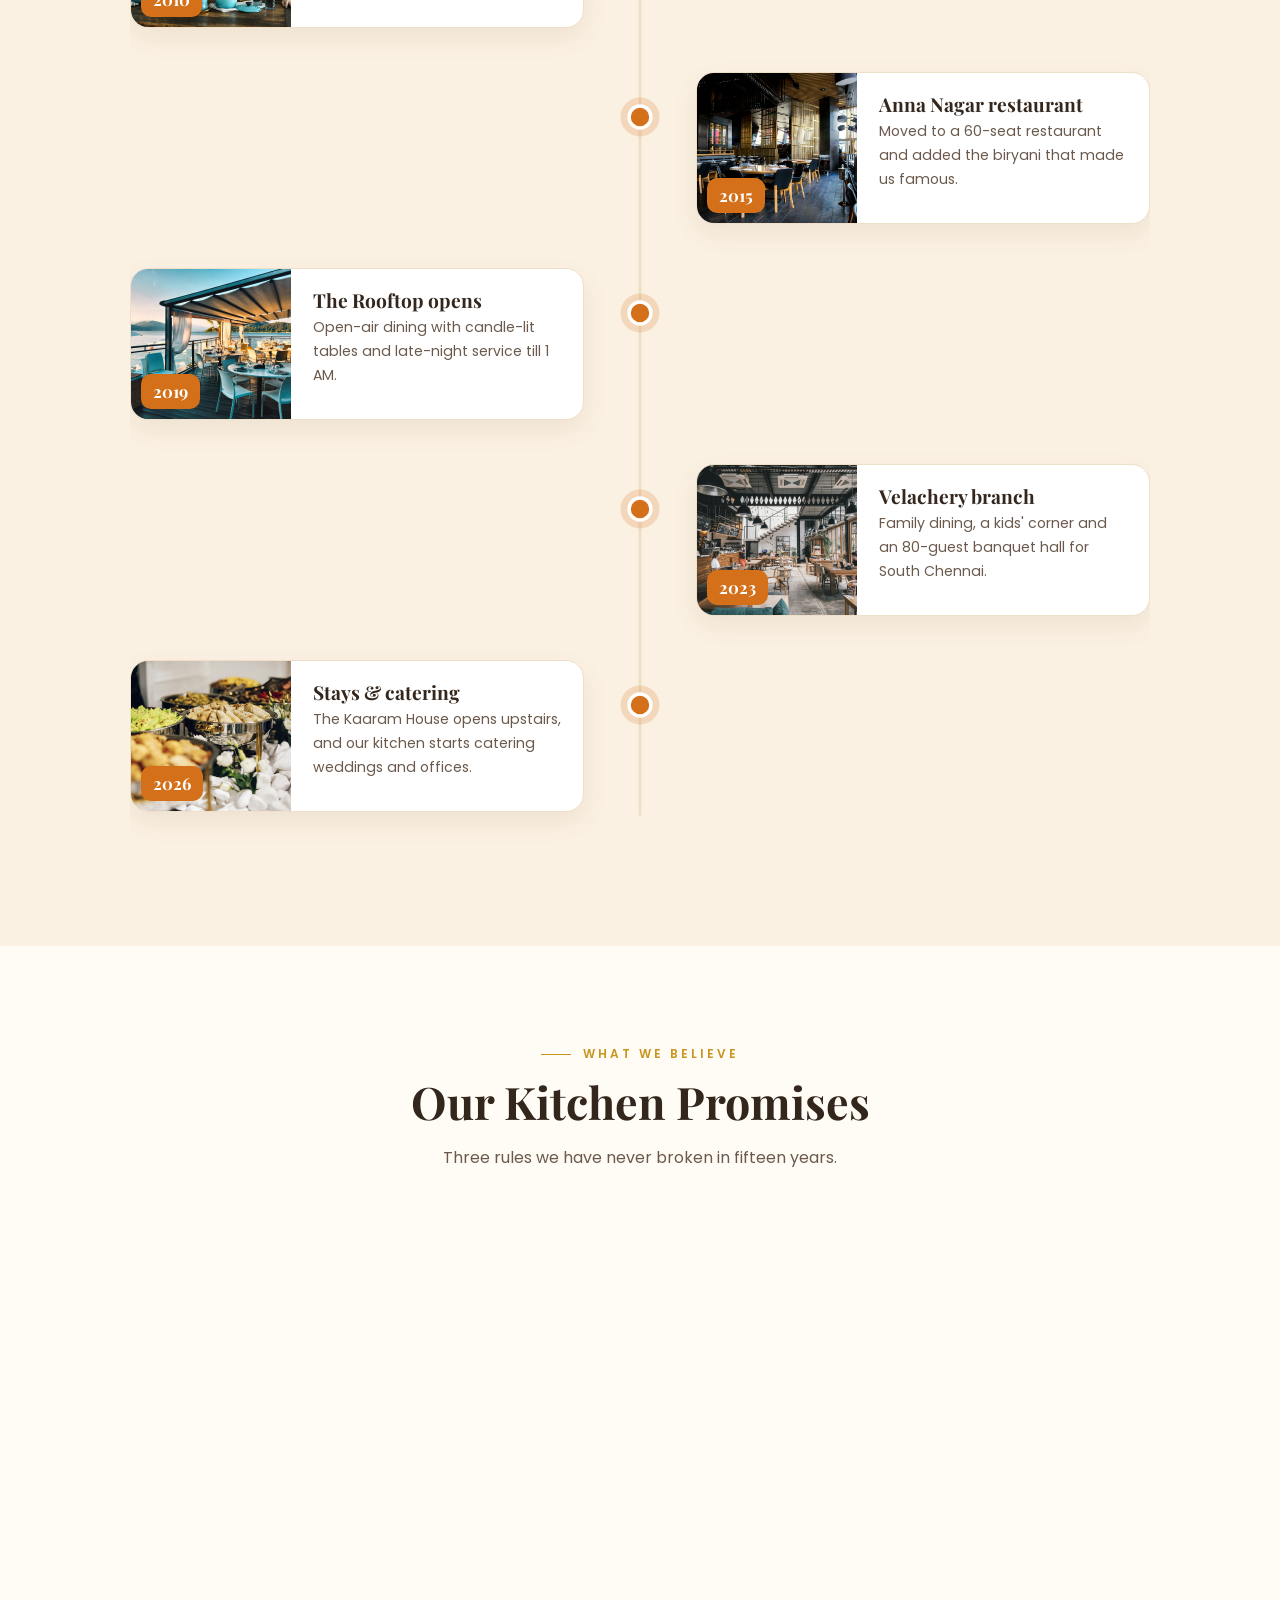
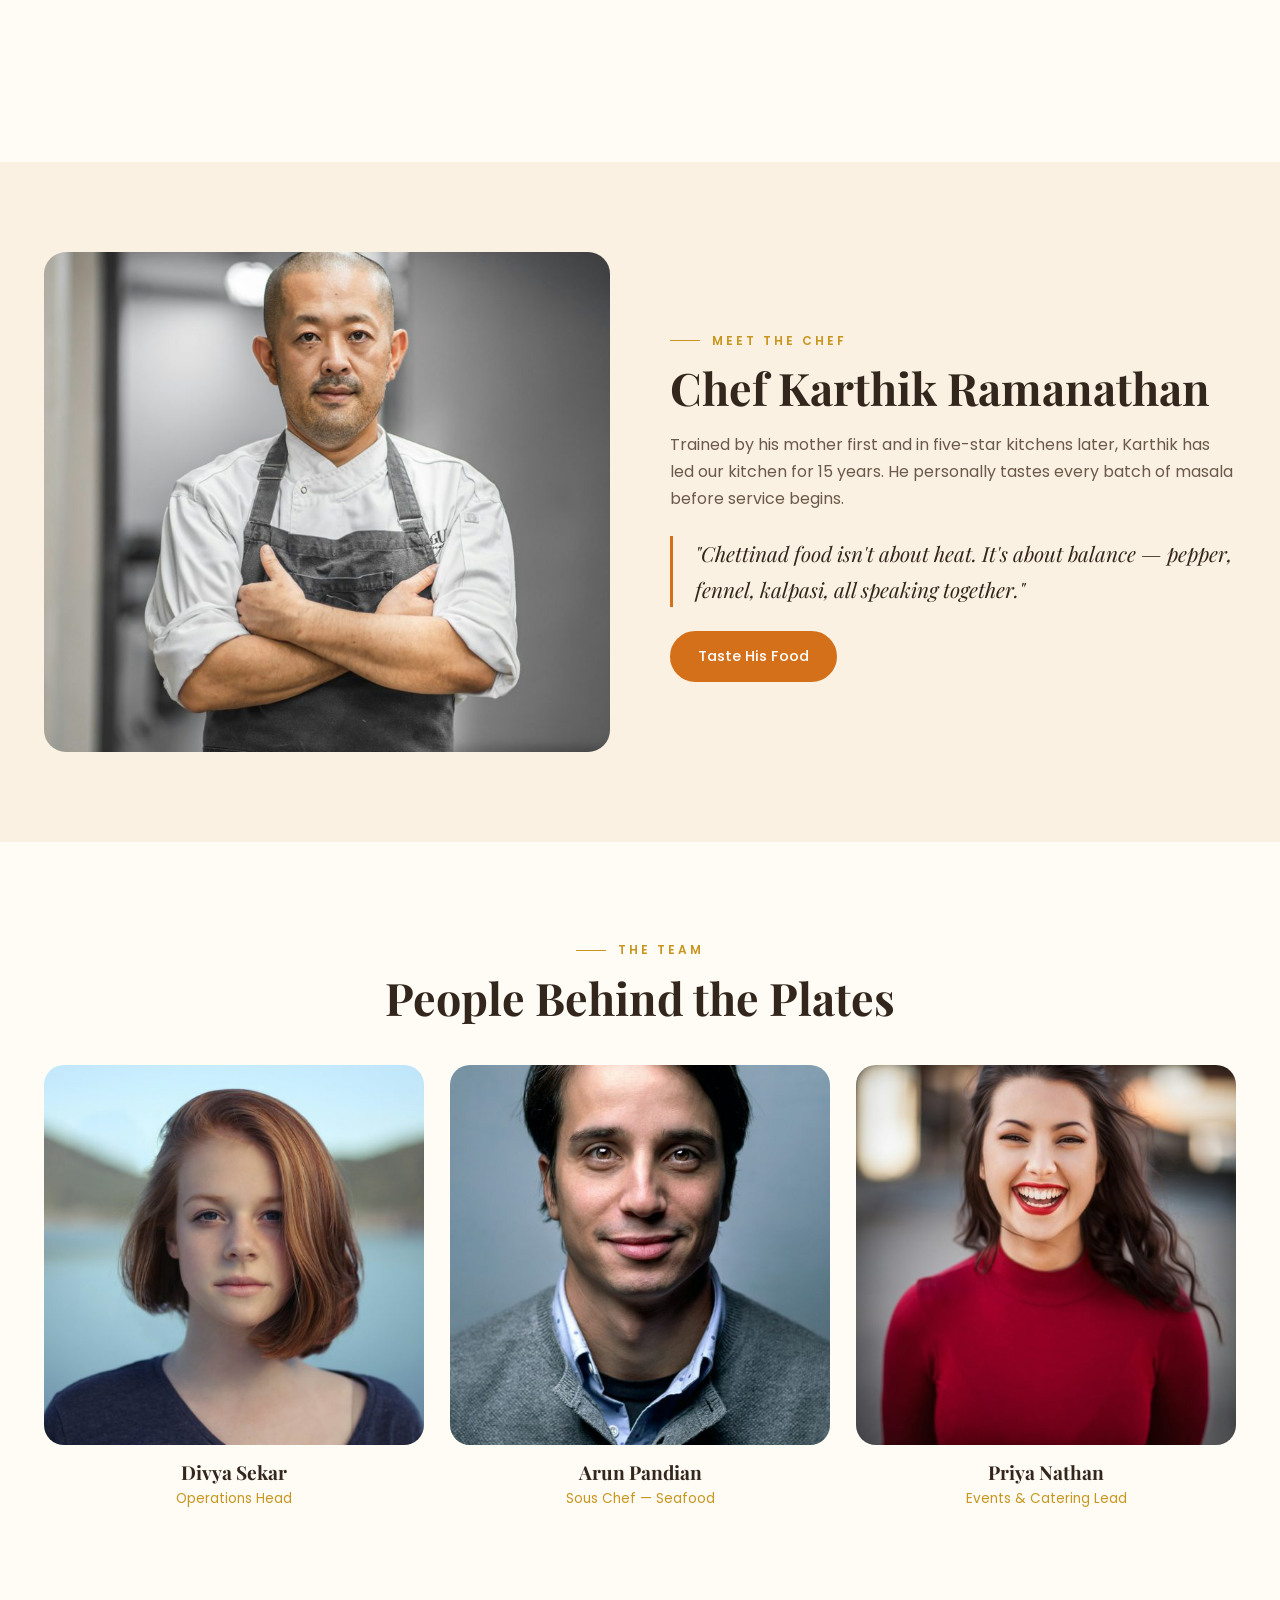
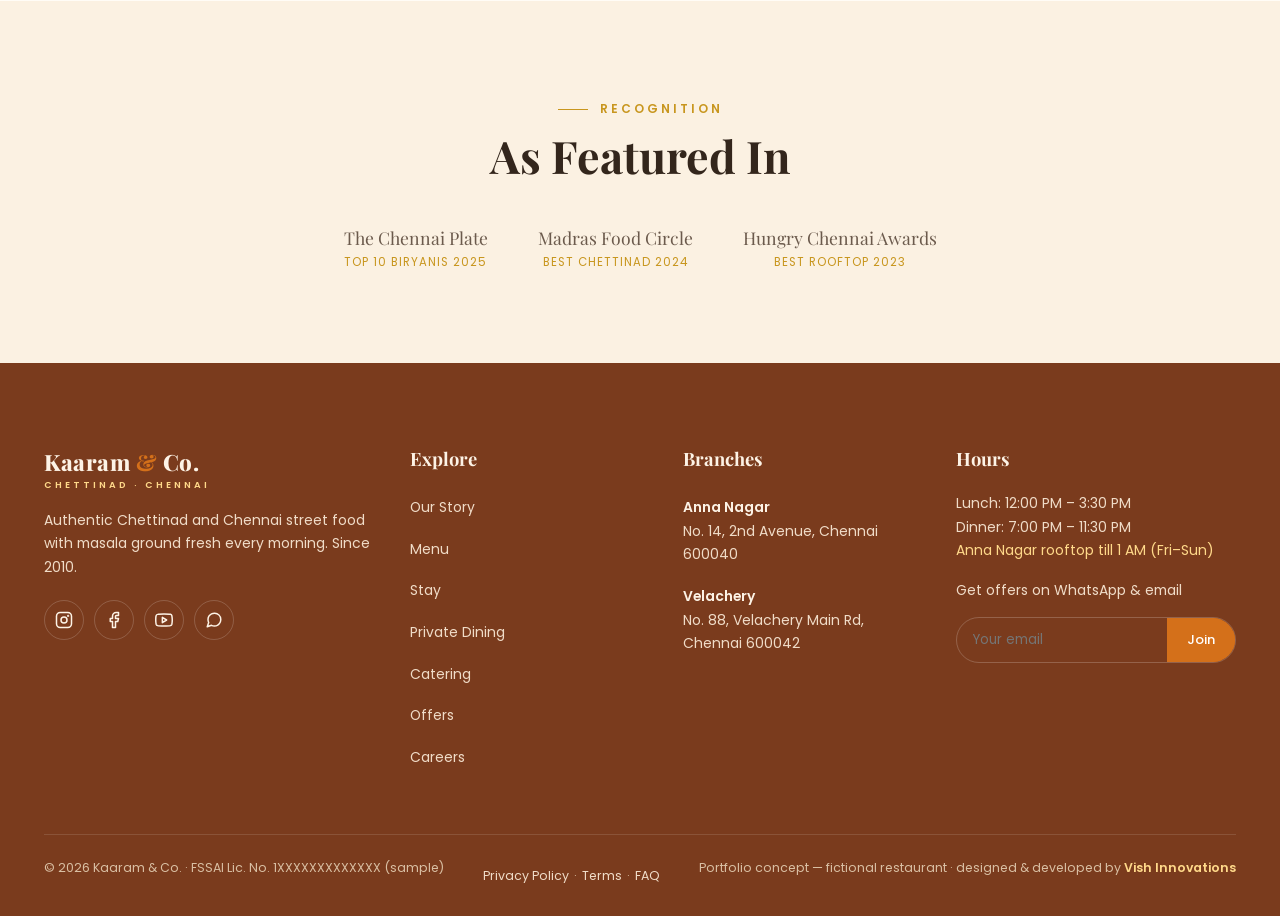
<file: story.html>
<!DOCTYPE html>
<html lang="en">
<head>
<meta charset="UTF-8">
<meta name="viewport" content="width=device-width, initial-scale=1.0">
<title>Our Story | Kaaram &amp; Co.</title>
<meta name="description" content="Kaaram &amp; Co. – authentic Chettinad and Chennai street food with a rooftop in Anna Nagar and family dining in Velachery. Reserve a table, stay with us, plan events and order catering.">
<meta name="theme-color" content="#d4701a">
<link rel="icon" href="assets/favicon.svg">
<link rel="preconnect" href="https://fonts.googleapis.com">
<link href="https://fonts.googleapis.com/css2?family=Playfair+Display:wght@600;700;800&family=Poppins:wght@300;400;500;600;700&display=swap" rel="stylesheet">
<link rel="stylesheet" href="css/main.css">
</head>
<body data-page="story">
<main id="app">
<section class="page show" id="story">
<div class="banner"><img data-img="venues/friends-sharing-meal" alt="Kitchen team"><div class="container"><h1>Our Story</h1><div class="crumb"><a href="index.html">Home</a> / Our Story</div></div></div>
<section class="section"><div class="container g2">
  <div class="reveal"><span class="eyebrow">How It Began</span><h2 class="title">A Grandmother's Recipes, A Son's Dream</h2>
    <p class="lead">In 2010, Meenakshi Achi moved from Karaikudi to Chennai and missed the food of home. With her son Karthik, she opened a 12-seat mess on a side street in Anna Nagar. There was no menu board — just whatever Achi cooked that morning.</p><br>
    <p class="lead">Word spread through office-goers and college students. By 2015 we had moved to a proper restaurant, and in 2019 we opened the rooftop that made us famous. Today, Achi's rules still run our kitchen.</p>
    <div class="quote">"If the masala isn't fresh, the food isn't honest."<br><small style="font-family:Poppins;font-style:normal;font-size:.85rem;color:var(--gold)">— Meenakshi Achi, Founder</small></div></div>
  <div class="reveal"><img data-img="food/curry-rice-set" alt="Traditional spread" style="border-radius:22px;height:520px;width:100%;object-fit:cover"></div>
</div></section>

<section class="section alt"><div class="container">
  <div class="center"><span class="eyebrow">Our Journey</span><h2 class="title">15 Years, One Kitchen Philosophy</h2><p class="lead">Every milestone came from guests telling their friends about us. Scroll to walk through our story.</p></div>
  <div class="jr" id="jr"><div class="jr-line"><span id="jrFill"></span></div><div id="jrItems"></div></div>
</div></section>

<section class="section"><div class="container">
  <div class="center reveal"><span class="eyebrow">What We Believe</span><h2 class="title">Our Kitchen Promises</h2><p class="lead">Three rules we have never broken in fifteen years.</p></div>
  <div class="g3 mt">
    <div class="pr reveal"><div class="pr-img"><img data-img="kitchen/whole-spices" alt="Fresh spices"><span class="pr-no">01</span></div><div class="pr-b"><div class="pr-ic"><i data-ic="leaf"></i></div><h3>Fresh Masala Daily</h3><p>Every spice blend is roasted and ground each morning. Nothing comes from a packet.</p><ul><li><i data-ic="check"></i>18 spices roasted by hand</li><li><i data-ic="check"></i>Ground fresh at 6 AM</li></ul></div></div>
    <div class="pr reveal"><div class="pr-img"><img data-img="kitchen/chefs-cooking-together" alt="Traditional cooking"><span class="pr-no">02</span></div><div class="pr-b"><div class="pr-ic"><i data-ic="flame"></i></div><h3>Traditional Cooking</h3><p>Slow-cooked gravies, wood-fired dum for biryani and cast-iron kadais — no shortcuts.</p><ul><li><i data-ic="check"></i>Wood-fired biryani dum</li><li><i data-ic="check"></i>Cast-iron &amp; clay pots</li></ul></div></div>
    <div class="pr reveal"><div class="pr-img"><img data-img="food/fresh-salad-bowl" alt="Fresh local produce"><span class="pr-no">03</span></div><div class="pr-b"><div class="pr-ic"><i data-ic="map"></i></div><h3>Local Ingredients</h3><p>Country chicken from Kanchipuram farms and seafood from Kasimedu every dawn.</p><ul><li><i data-ic="check"></i>Farm-direct country chicken</li><li><i data-ic="check"></i>Same-day seafood</li></ul></div></div>
  </div>
</div></section>

<section class="section alt"><div class="container g2">
  <div class="reveal"><img data-img="people/chef-portrait" alt="Head chef" style="border-radius:22px;height:500px;width:100%;object-fit:cover"></div>
  <div class="reveal"><span class="eyebrow">Meet the Chef</span><h2 class="title">Chef Karthik Ramanathan</h2><p class="lead">Trained by his mother first and in five-star kitchens later, Karthik has led our kitchen for 15 years. He personally tastes every batch of masala before service begins.</p>
    <div class="quote">"Chettinad food isn't about heat. It's about balance — pepper, fennel, kalpasi, all speaking together."</div>
    <button class="btn" data-reserve>Taste His Food</button></div>
</div></section>
<section class="section"><div class="container">
  <div class="center reveal"><span class="eyebrow">The Team</span><h2 class="title">People Behind the Plates</h2></div>
  <div class="g3 mt">
    <div class="person reveal"><img data-img="people/woman-auburn-bob" alt="Divya Sekar"><h4>Divya Sekar</h4><span>Operations Head</span></div>
    <div class="person reveal"><img data-img="people/man-blue-backdrop" alt="Arun Pandian"><h4>Arun Pandian</h4><span>Sous Chef — Seafood</span></div>
    <div class="person reveal"><img data-img="people/woman-red-top" alt="Priya Nathan"><h4>Priya Nathan</h4><span>Events &amp; Catering Lead</span></div>
  </div>
</div></section>
<section class="section alt"><div class="container">
  <div class="center"><span class="eyebrow">Recognition</span><h2 class="title">As Featured In</h2></div>
  <div class="press mt"><div>The Chennai Plate<small>TOP 10 BIRYANIS 2025</small></div><div>Madras Food Circle<small>BEST CHETTINAD 2024</small></div><div>Hungry Chennai Awards<small>BEST ROOFTOP 2023</small></div></div>
</div></section>
</section>
</main>
<script src="js/boot.js"></script>
</body>
</html>
</file>
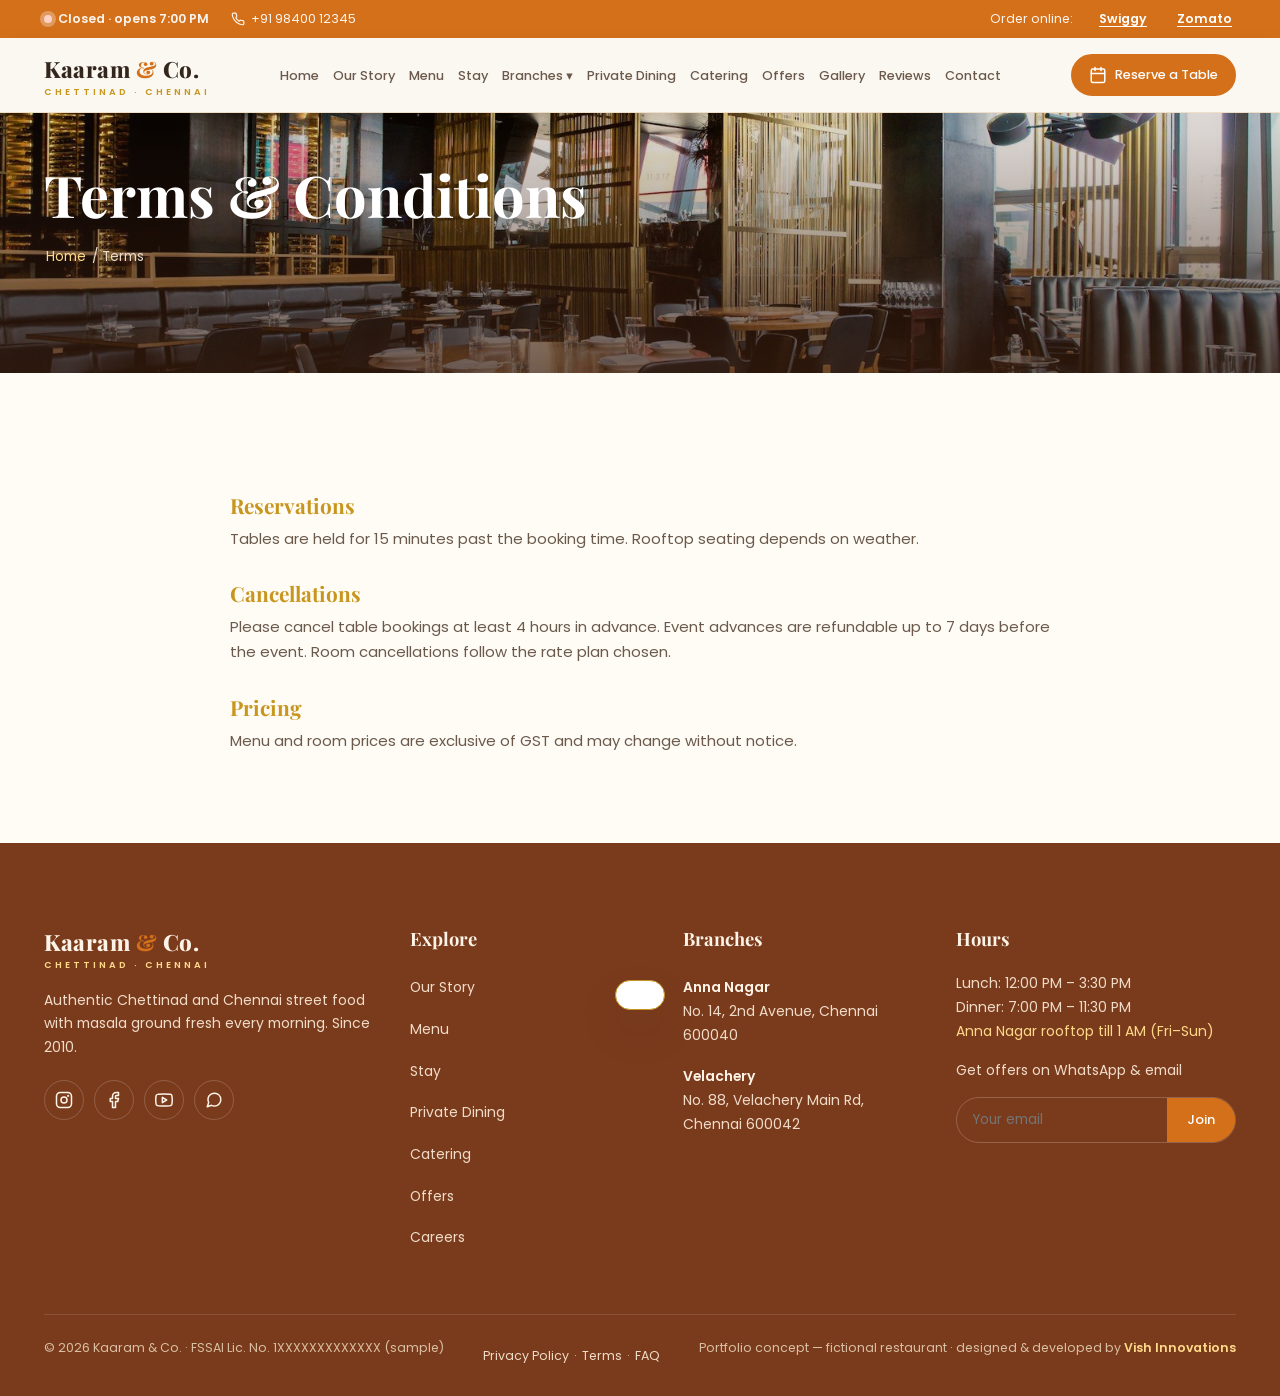
<file: terms.html>
<!DOCTYPE html>
<html lang="en">
<head>
<meta charset="UTF-8">
<meta name="viewport" content="width=device-width, initial-scale=1.0">
<title>Terms | Kaaram &amp; Co.</title>
<meta name="description" content="Kaaram &amp; Co. – authentic Chettinad and Chennai street food with a rooftop in Anna Nagar and family dining in Velachery. Reserve a table, stay with us, plan events and order catering.">
<meta name="theme-color" content="#d4701a">
<link rel="icon" href="assets/favicon.svg">
<link rel="preconnect" href="https://fonts.googleapis.com">
<link href="https://fonts.googleapis.com/css2?family=Playfair+Display:wght@600;700;800&family=Poppins:wght@300;400;500;600;700&display=swap" rel="stylesheet">
<link rel="stylesheet" href="css/main.css">
</head>
<body data-page="terms">
<main id="app">
<section class="page show" id="terms">
<div class="banner" style="height:260px"><img data-img="venues/restaurant-dining-hall" alt=""><div class="container"><h1>Terms &amp; Conditions</h1><div class="crumb"><a href="index.html">Home</a> / Terms</div></div></div>
<section class="section"><div class="container legal">
  <h3>Reservations</h3><p>Tables are held for 15 minutes past the booking time. Rooftop seating depends on weather.</p>
  <h3>Cancellations</h3><p>Please cancel table bookings at least 4 hours in advance. Event advances are refundable up to 7 days before the event. Room cancellations follow the rate plan chosen.</p>
  <h3>Pricing</h3><p>Menu and room prices are exclusive of GST and may change without notice.</p>
</div></section>
</section>
</main>
<script src="js/boot.js"></script>
</body>
</html>
</file>
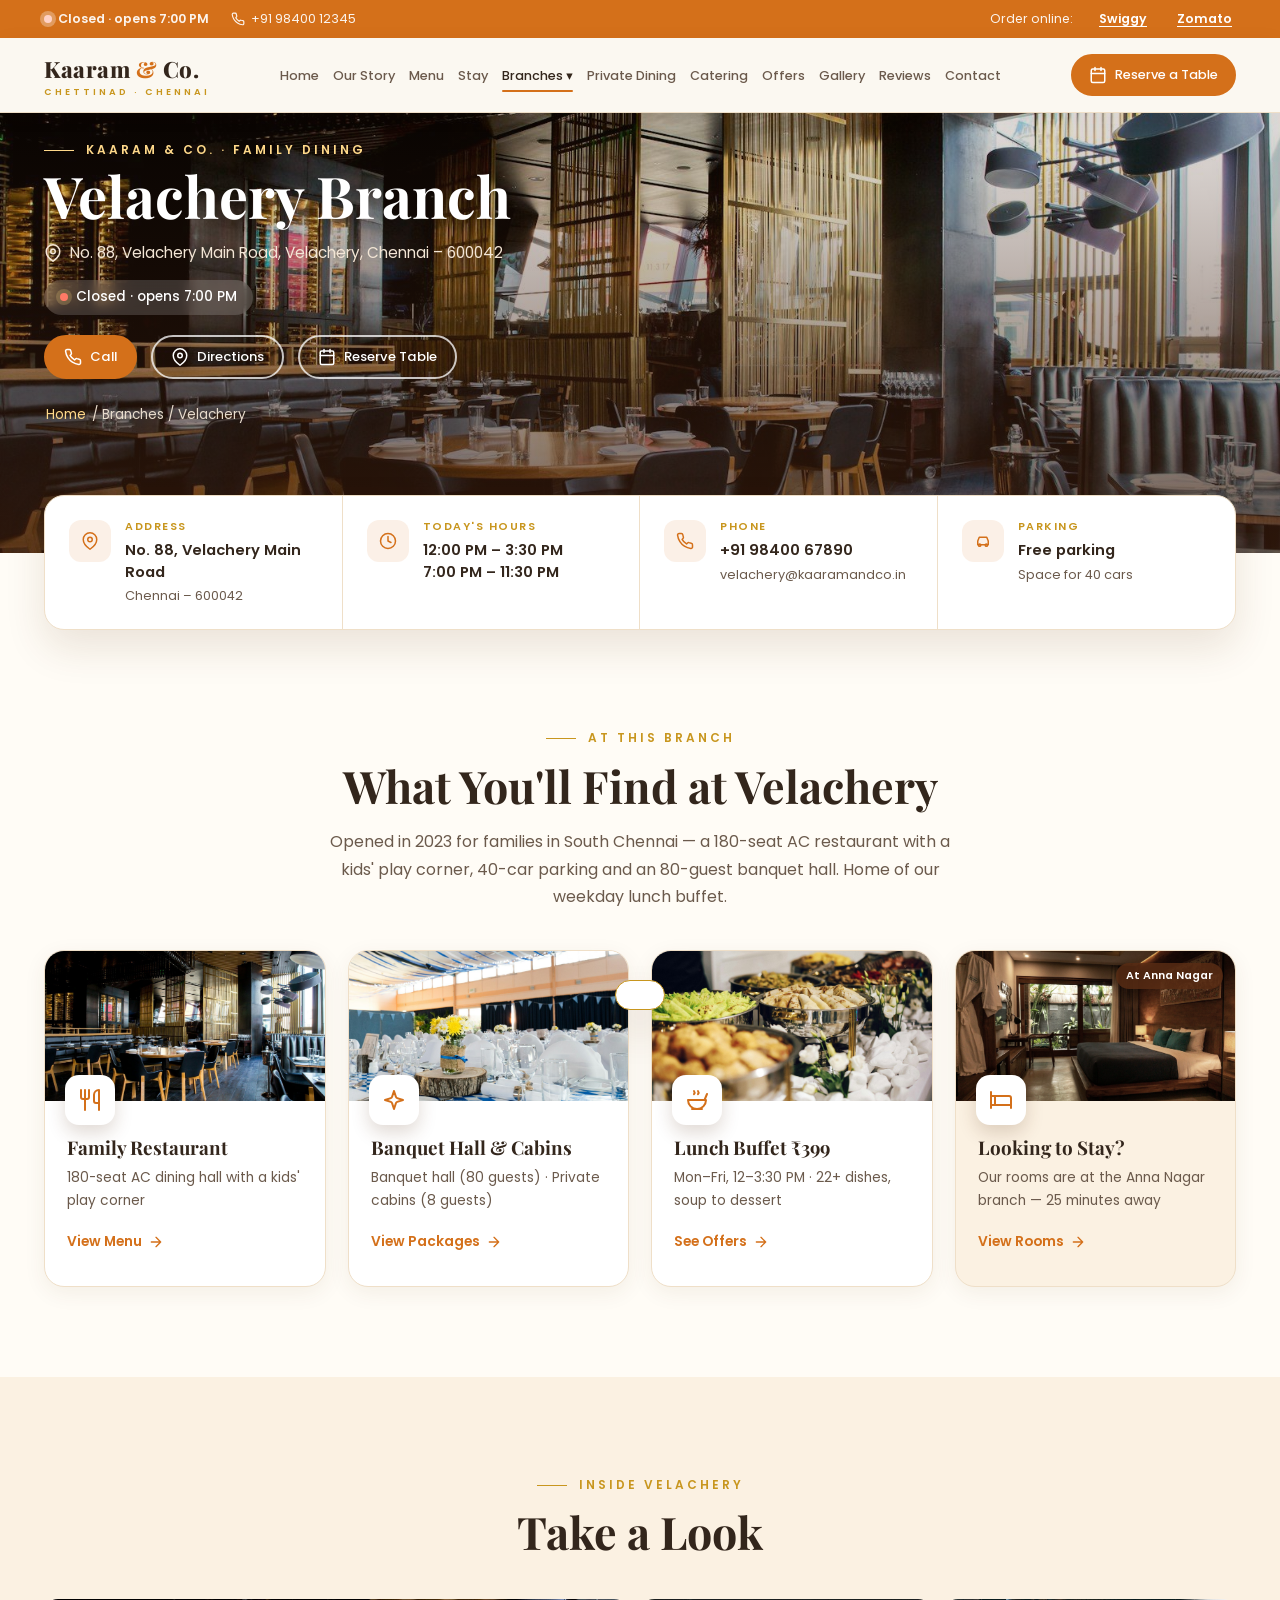
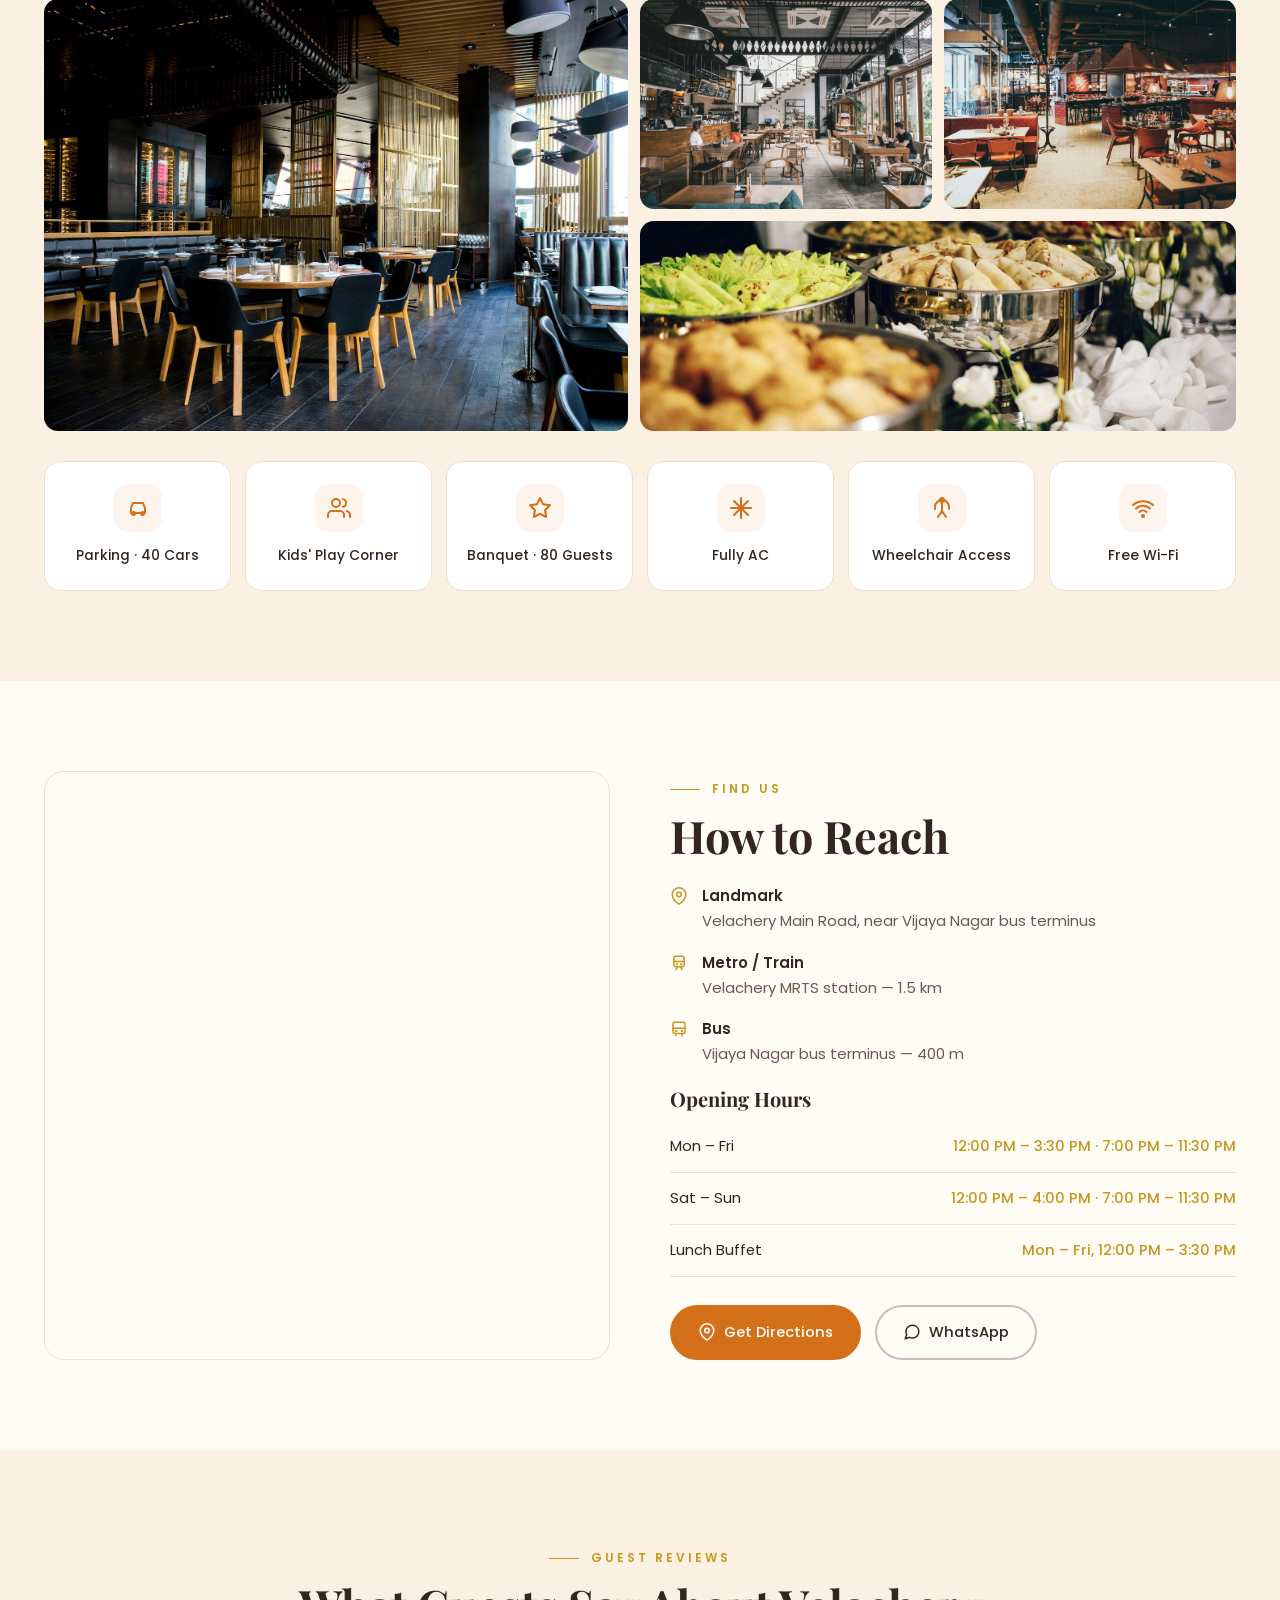
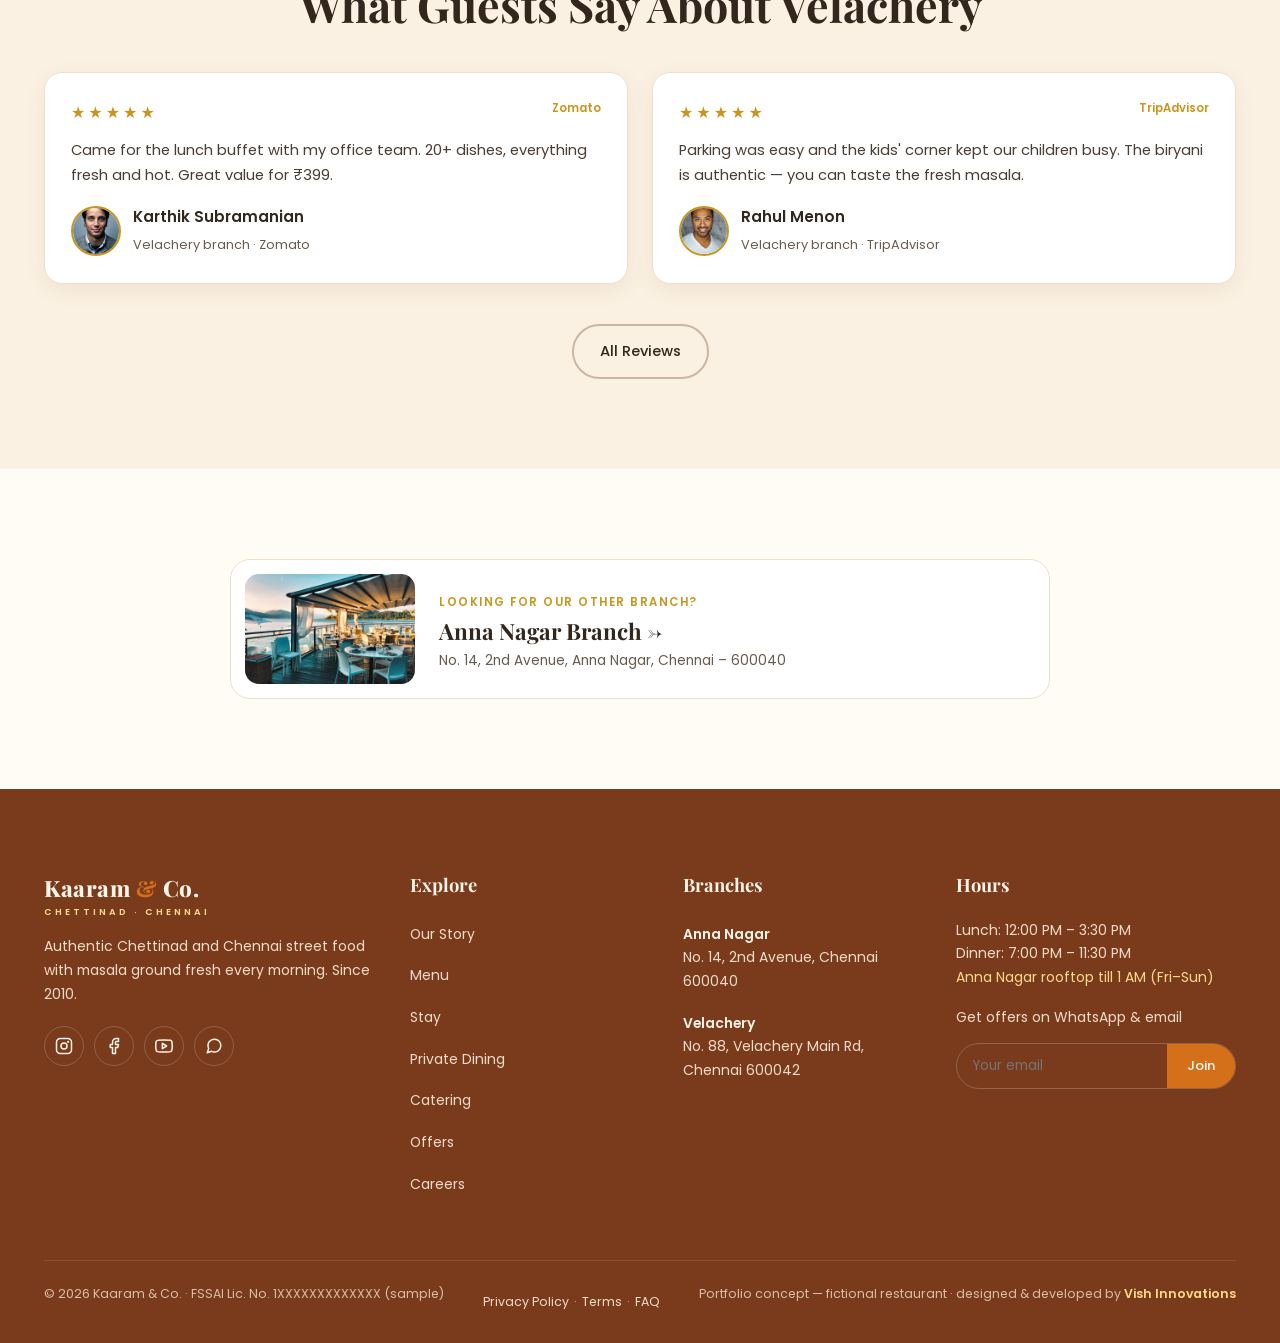
<file: velachery.html>
<!DOCTYPE html>
<html lang="en">
<head>
<meta charset="UTF-8">
<meta name="viewport" content="width=device-width, initial-scale=1.0">
<title>Velachery Branch | Kaaram &amp; Co.</title>
<meta name="description" content="Kaaram &amp; Co. – authentic Chettinad and Chennai street food with a rooftop in Anna Nagar and family dining in Velachery. Reserve a table, stay with us, plan events and order catering.">
<meta name="theme-color" content="#d4701a">
<link rel="icon" href="assets/favicon.svg">
<link rel="preconnect" href="https://fonts.googleapis.com">
<link href="https://fonts.googleapis.com/css2?family=Playfair+Display:wght@600;700;800&family=Poppins:wght@300;400;500;600;700&display=swap" rel="stylesheet">
<link rel="stylesheet" href="css/main.css">
</head>
<body data-page="branch" data-branch="velachery">
<main id="app">
<section class="page show" id="velachery">

</section>
</main>
<script src="js/boot.js"></script>
</body>
</html>
</file>
<file: css/main.css>
/* ==========================================================
   Kaaram & Co. — stylesheet entry point
   Import order = cascade order. Add new files here.
   ========================================================== */

/* Foundation */
@import url("base.css");

/* Layout */
@import url("layout/header.css");
@import url("layout/grid.css");

/* Shared components */
@import url("components/banner.css");
@import url("components/card.css");
@import url("components/controls.css");
@import url("components/info-bar.css");
@import url("components/review-card.css");

/* Pages */
@import url("pages/home.css");
@import url("pages/story.css");
@import url("pages/menu.css");
@import url("pages/branch.css");
@import url("pages/stay.css");
@import url("pages/events-catering.css");
@import url("pages/offers.css");
@import url("pages/gallery.css");
@import url("pages/reviews.css");
@import url("pages/careers.css");
@import url("pages/legal.css");

/* Overlays, forms & chrome */
@import url("components/lightbox.css");
@import url("components/form.css");
@import url("components/faq.css");
@import url("components/modal.css");
@import url("layout/footer.css");
@import url("components/floating-actions.css");
@import url("components/toast.css");
</file>
